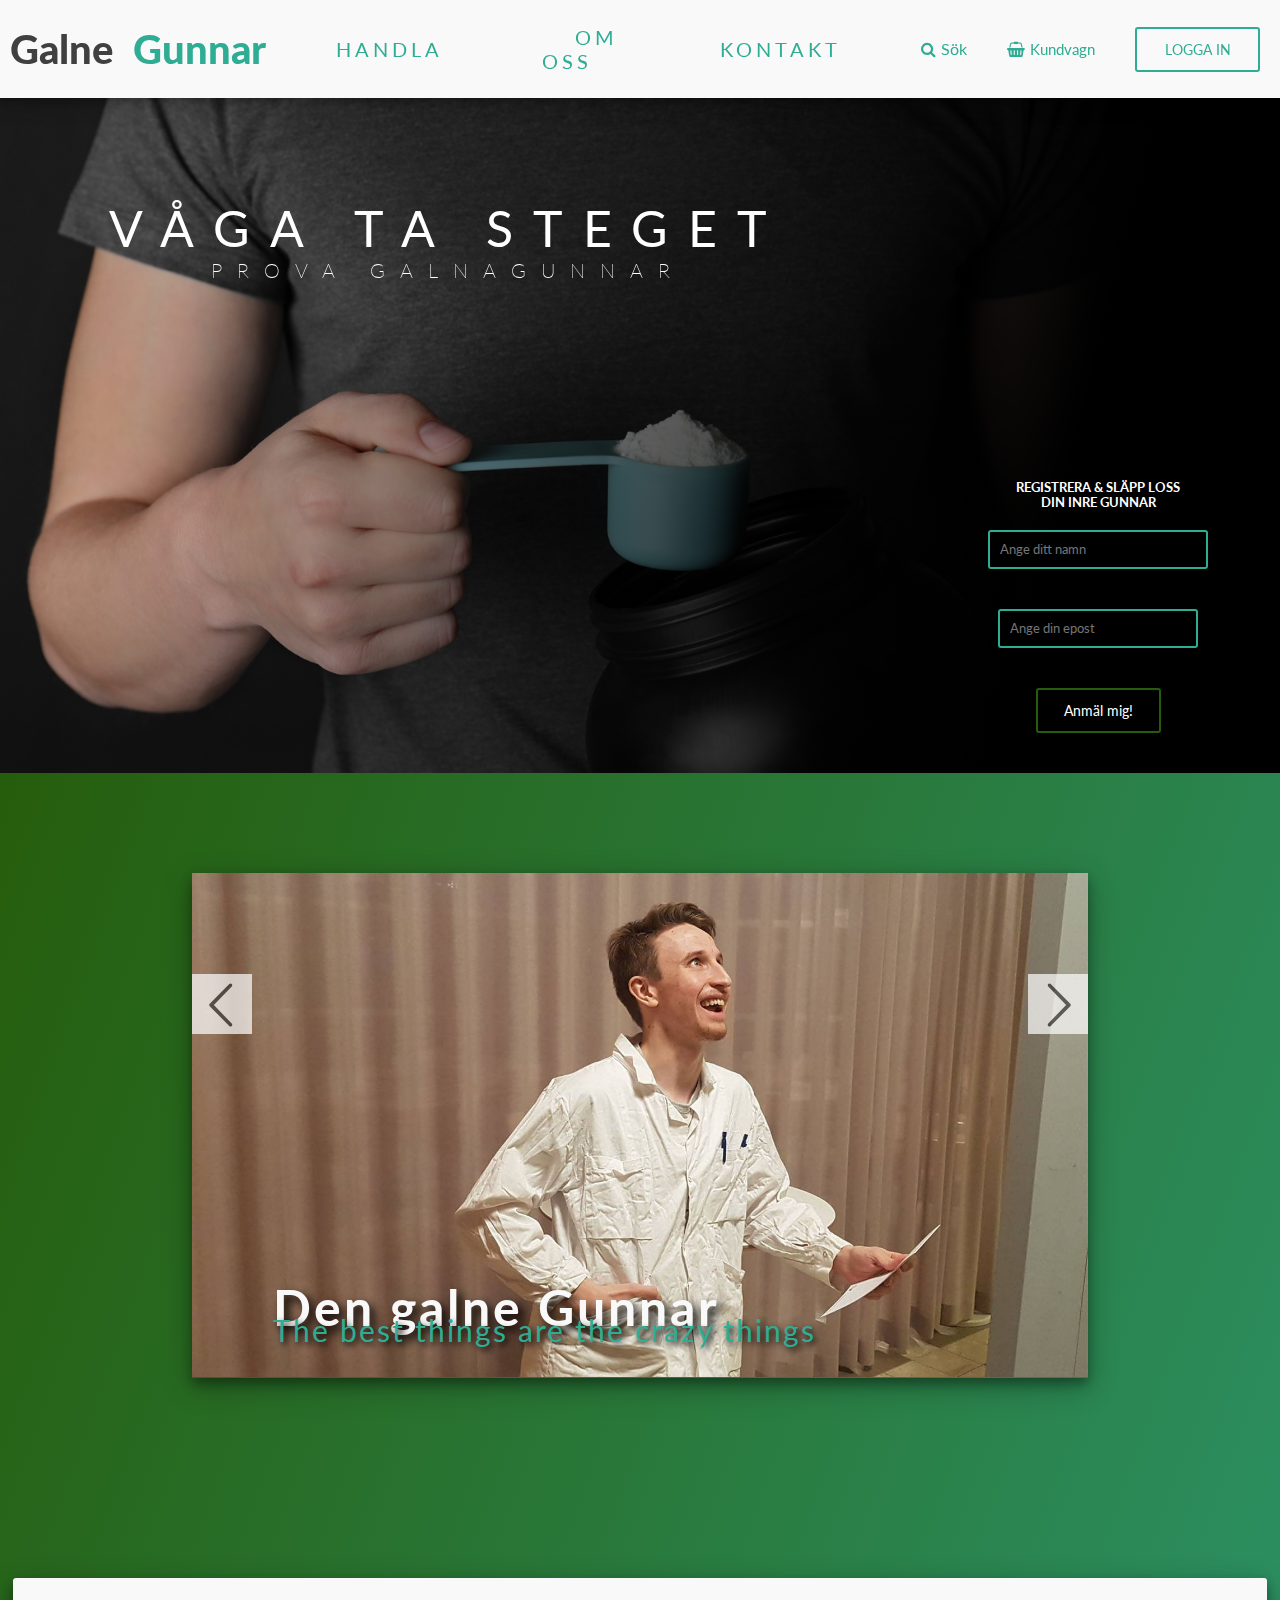
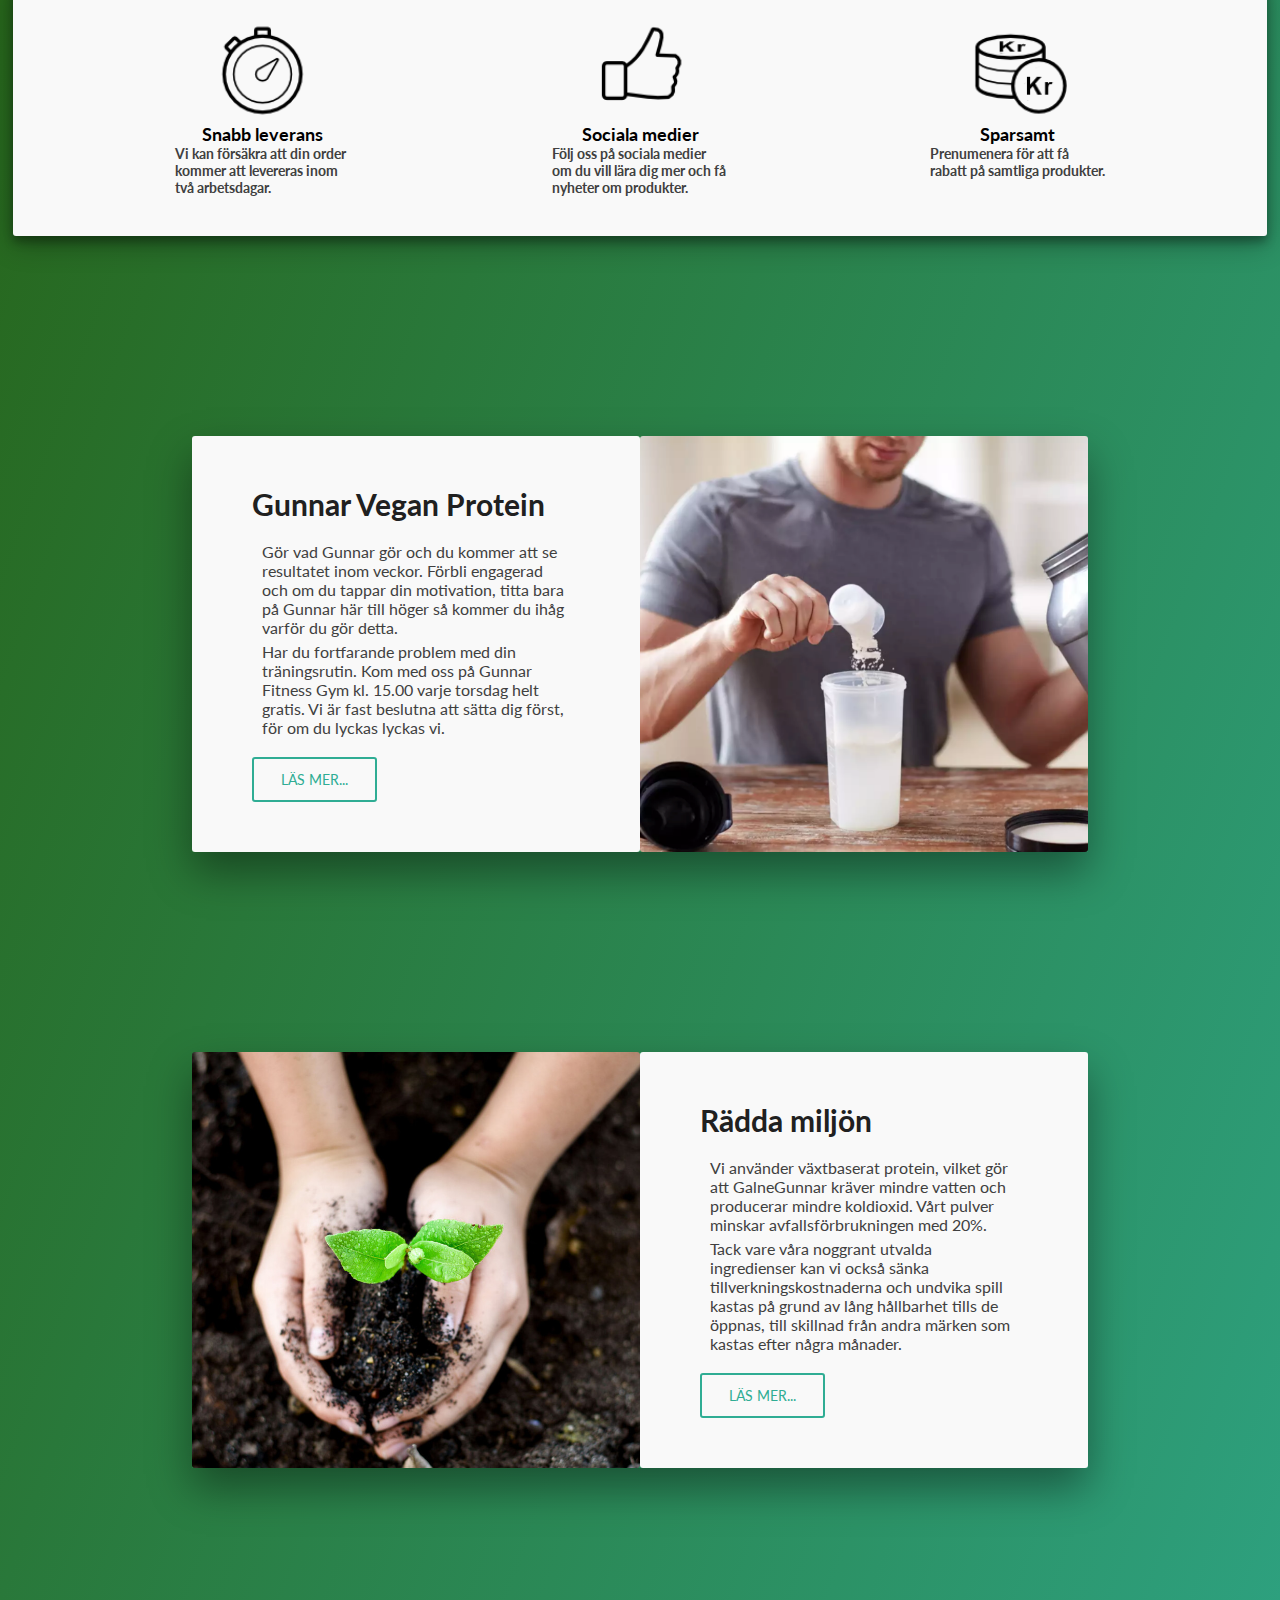
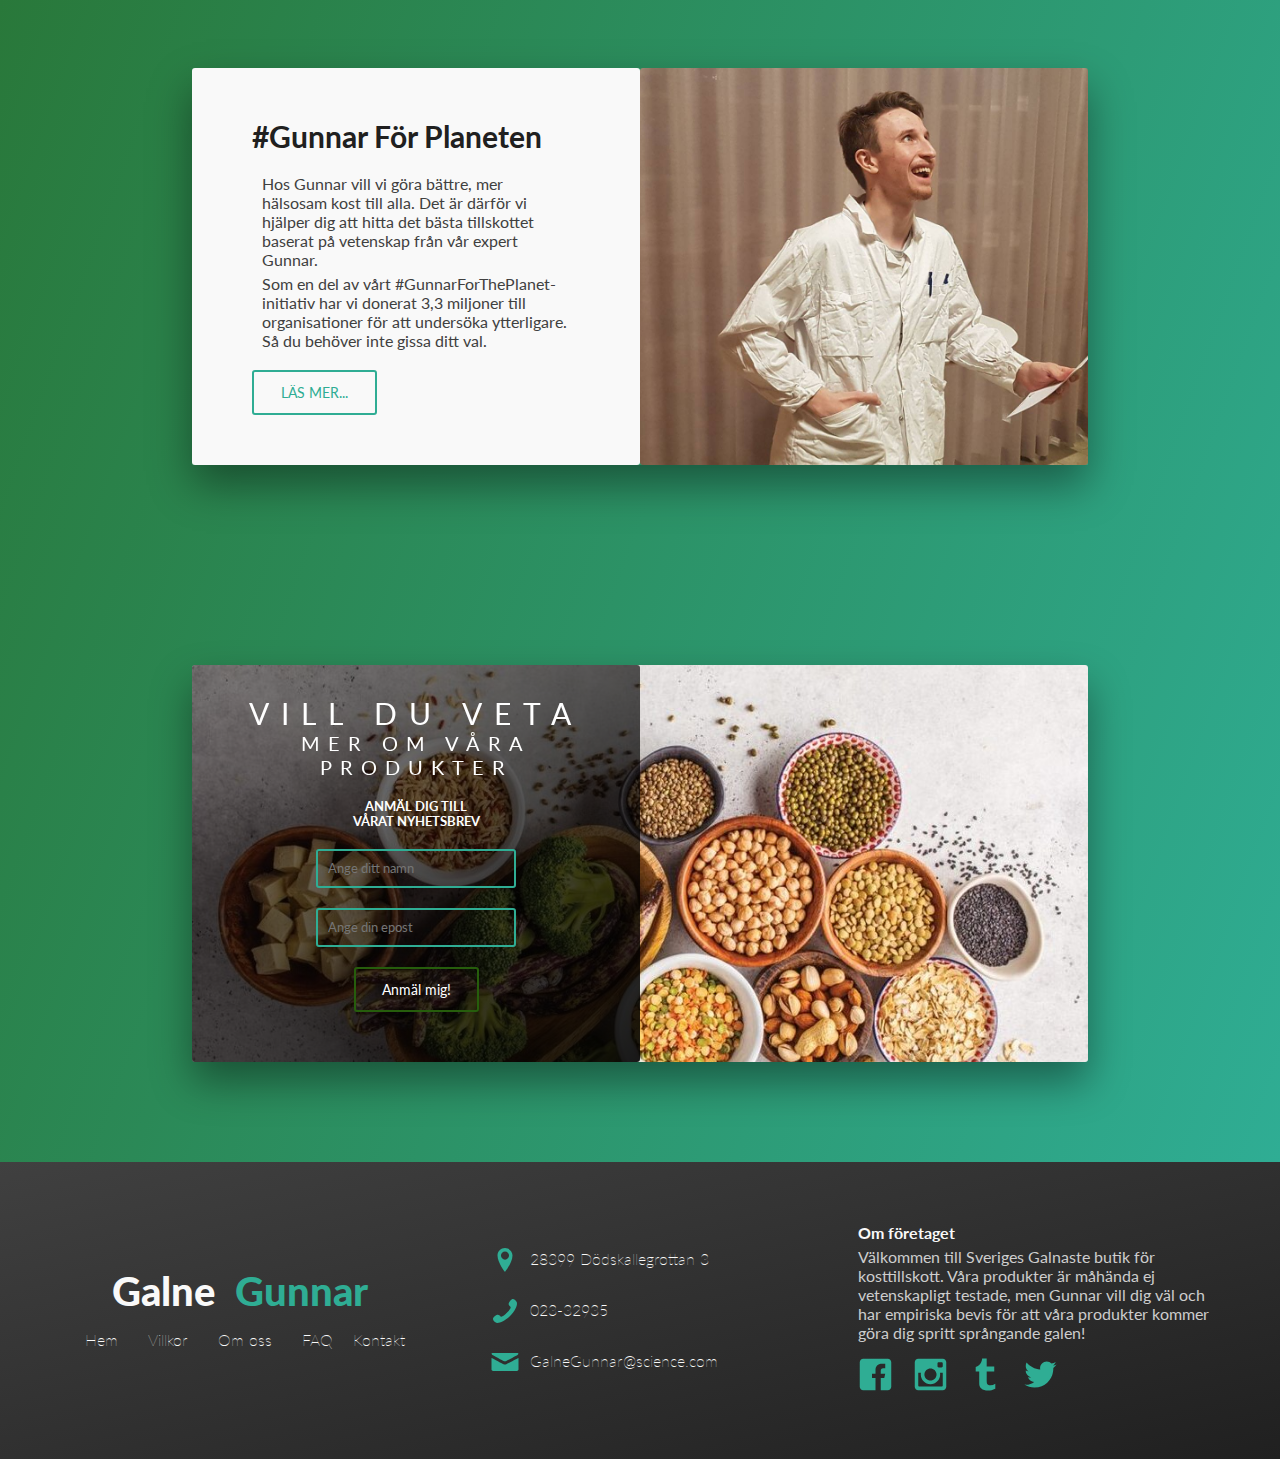
<file: Projektarbete-responsiv/index.html>
<!DOCTYPE html>
<html lang="sv">

<head>
    <meta charset="UTF-8">
    <meta name="viewport" content="width=device-width, initial-scale=1.0">
    <meta http-equiv="X-UA-Compatible" content="ie=edge">

    <link href="https://fonts.googleapis.com/css?family=Lato&display=swap" rel="stylesheet">
    <link rel="stylesheet" href="css/index.css">
    <link rel="stylesheet" href="https://cdnjs.cloudflare.com/ajax/libs/font-awesome/4.7.0/css/font-awesome.min.css">

    <title>GalneGunnar</title>
</head>

<body>
    <nav class="navigation">
        <div class="mobile-nav">
            <input type="checkbox" checked>
            <div class="hamburger">
                <span></span>
                <span></span>
                <span></span>
            </div>
            <div class="nav-container">
                <ul class="navigation__list">
                    <li class="navigation_link">
                        <a href="index.html">
                            <div class="header-name-container">
                                <h3 class="header-tertiary header-tertiarty--white--bold header-color-grey">Galne</h3>
                                <h3 class="header-tertiary header-tertiarty--white--bold header-color-primary">Gunnar
                                </h3>
                            </div>
                        </a>
                    </li>
                    <li class="navigation__link">
                        <a class="navigation__link" href="shop.html">
                            Handla
                        </a>
                    </li>
                    <li class="navigation__link">
                        <a class="navigation__link" href="about.html">
                            Om oss
                        </a>
                    </li>
                    <li class="navigation__link">
                        <a class="navigation__link" href="#footer">
                            Kontakt
                        </a>
                    </li>
                </ul>
                <ul class="icon__list">
                    <li class="icon__link">
                        <a class="icon__nav"><i class="fa fa-search" aria-hidden="true"></i></a>
                        <p class="icon__text">Sök</p>
                    </li>
                    <li class="icon__link">
                        <a class="icon__nav"><i class="fa fa-shopping-basket" aria-hidden="true"></i></a>
                        <a href="#cart" class="icon__text--large">
                            <p class="icon__text">Kundvagn</p>
                        </a>
                    </li>
                    <li class="icon__link">
                        <a href="#" target="_blank" class="btn-login">Logga in</a>
                    </li>
                </ul>
            </div>
        </div>

    </nav>
    <div class="hero-container">
        <div class="hero__img-container">
            <div class="content__hero-container">
                <div class="text-box-">
                    <h1 class="heading-primary">
                        <span class="heading-primary-main">Våga ta steget</span>
                        <span class="heading-primary-sub">Prova GalnaGunnar</span>
                    </h1>
                </div>
            </div>
            <div class="hero__form-container">

                <form class="form">
                    <h1 class="sign-up-title">Registrera & släpp loss</h1>
                    <h1 class="sign-up-title">din inre Gunnar</h1>
                    <input type="text" class="sign-up-input" placeholder="Ange ditt namn" autofocus>
                    <input type="password" class="sign-up-input" placeholder="Ange din epost">
                    <input type="submit" value="Anmäl mig!" class="sign-up-button">
                </form>
            </div>
        </div>
    </div>
    <div class="content-container">

        <div class="gallery-container2">
            <s id="s1"></s>
            <s id="s2"></s>
            <s id="s3"></s>

            <div class="slider-container-stor">
                <div class="slider__img-container">
                    <img src="img/slide1.jpg" alt="Medlem1">
                    <h2 class="header-color-white">Den galne Gunnar</h2>
                    <p class="paragraph-color-white">The best things are the crazy things</p>
                </div>
                <div class="slider__img-container">
                    <img src="img/slide2.jpg" alt="Medlem2">
                    <h2 class="header-color-white">Finn harmoni</h2>
                    <p class="paragraph-color-white">Utsökt smak och fridfull stämning</p>
                </div>
                <div class="slider__img-container">
                    <img src="img/slide3.jpg" alt="Medlem3">
                    <h2 class="header-color-white">#Fredagsmys</h2>
                    <p class="paragraph-color-white">Helgen inleds starkt</p>
                </div>
            </div>

            <div class="prevNext">

                <div class="btn1"><a href="#s3"><svg class="chevron__icon--large icon-left">
                            <use xlink:href="img/sprite.svg#icon-chevron-thin-right"></use>
                        </svg></a><a href="#s2"><svg class="chevron__icon--large">
                            <use xlink:href="img/sprite.svg#icon-chevron-thin-right"></use>
                        </svg></a></div>

                <div class="btn2"><a href="#s1"><svg class="chevron__icon--large icon-left">
                            <use xlink:href="img/sprite.svg#icon-chevron-thin-right"></use>
                        </svg></a><a href="#s3"><svg class="chevron__icon--large">
                            <use xlink:href="img/sprite.svg#icon-chevron-thin-right"></use>
                        </svg></a></div>

                <div class="btn3"><a href="#s2"><svg class="chevron__icon--large icon-left">
                            <use xlink:href="img/sprite.svg#icon-chevron-thin-right"></use>
                        </svg></a><a href="#s1"><svg class="chevron__icon--large">
                            <use xlink:href="img/sprite.svg#icon-chevron-thin-right"></use>
                        </svg></a></div>
            </div>

        </div>

        <div class="illustration-container">
            <div class="illustration-image"><img src="img/home-in-line-image-2_100x.png" alt="Tidtagarur">
                <p class="primary__paragraph--black">Snabb leverans</p>
                <p class="primary__paragraph primary__paragraph--small">Vi kan försäkra att din order kommer att
                    levereras inom två arbetsdagar.
                </p>
            </div>
            <div class="illustration-image"><img src="img/thumb.png" alt="Tumme upp">
                <p class="primary__paragraph--black">Sociala medier</p>
                <p class="primary__paragraph primary__paragraph--small">Följ oss på sociala medier om du vill lära dig
                    mer och få nyheter om
                    produkter.</p>
            </div>
            <div class="illustration-image"><img src="img/Kr_coin_100x.png" alt="Pengar mynt">
                <p class="primary__paragraph--black">Sparsamt</p>
                <p class="primary__paragraph primary__paragraph--small">Prenumenera för att få rabatt på samtliga
                    produkter.</p>
            </div>

        </div>


        <div class="paragraph__img-container">
            <div class="content__paragraph-container">
                <h2 class="header-primary">Gunnar Vegan Protein</h2>
                <p class="primary__paragraph">Gör vad Gunnar gör och du kommer att se resultatet inom veckor. Förbli
                    engagerad och om du tappar din motivation, titta bara på Gunnar här till höger så kommer du ihåg
                    varför du gör detta.</p>
                <p class="primary__paragraph">
                    Har du fortfarande problem med din träningsrutin. Kom med oss ​​på Gunnar Fitness Gym kl. 15.00
                    varje torsdag helt gratis. Vi är fast beslutna att sätta dig först, för om du lyckas lyckas vi.</p>

                <a href="#" target="_blank" class="btn-login">Läs mer...</a>
            </div>
            <div class="content__img-container">

            </div>
        </div>

        <div class="paragraph__img-container">
            <div class="content__img-container2">

            </div>
            <div class="content__paragraph-container">
                <h2 class="header-primary">Rädda miljön</h2>
                <p class="primary__paragraph">Vi använder växtbaserat protein, vilket gör att GalneGunnar kräver mindre
                    vatten och producerar mindre koldioxid. Vårt pulver minskar avfallsförbrukningen med 20%.</p>
                <p class="primary__paragraph">
                    Tack vare våra noggrant utvalda ingredienser kan vi också sänka tillverkningskostnaderna och undvika
                    spill kastas på grund av lång hållbarhet tills de öppnas, till skillnad från andra märken
                    som kastas efter några månader.</p>
                <a href="#" target="_blank" class="btn-login">Läs mer...</a>
            </div>
        </div>

        <div class="paragraph__img-container">
            <div class="content__paragraph-container">
                <h2 class="header-primary">#Gunnar För Planeten</h2>
                <p class="primary__paragraph">Hos Gunnar vill vi göra bättre, mer hälsosam kost till alla. Det är därför
                    vi hjälper dig att hitta det bästa tillskottet baserat på vetenskap från vår expert Gunnar.</p>
                <p class="primary__paragraph">Som en del av vårt #GunnarForThePlanet-initiativ har vi donerat 3,3
                    miljoner till organisationer för att undersöka ytterligare. Så du behöver inte gissa ditt val.</p>
                <a href="#" target="_blank" class="btn-login">Läs mer...</a>
            </div>
            <div class="content__img-container3">

            </div>
        </div>
        <div class="newsletter__img-container">
            <div class="content__newsletter-container">
                <div class="text-box-newsletter">
                    <h1 class="heading-primary-newsletter">
                        <span class="heading-primary-main">Vill du veta</span>
                        <span class="heading-primary-sub">mer om våra produkter</span>
                    </h1>
                    <form class="form-newsletter">
                        <h1 class="sign-up-title">Anmäl dig till</h1>
                        <h1 class="sign-up-title">vårat nyhetsbrev</h1>
                        <input type="text" class="sign-up-input" placeholder="Ange ditt namn">
                        <input type="password" class="sign-up-input" placeholder="Ange din epost">
                        <input type="submit" value="Anmäl mig!" class="sign-up-button">
                    </form>
                </div>
            </div>

        </div>
    </div>



    <footer class="footer-container" id="footer">
        <div class="footer-logo-container">
            <div class="footer-logo-name-container">
                <h3 class="header-tertiary header-tertiarty--white--bold">Galne</h3>
                <h3 class="header-tertiary header-tertiarty--white--bold header-color-primary">Gunnar</h3>
            </div>
            <div class="footer-list-container">
                <ul class="footer-logo__list">
                    <li class="footer-logo__link"><a class="footer-logo__link" href="index.html">Hem</a></li>
                    <li class="footer-logo__link">Villkor</li>
                    <li class="footer-logo__link"><a class="footer-logo__link" href="about.html">Om oss</a></li>
                    <li class="footer-logo__link">FAQ</li>
                    <li class="footer-logo__link">Kontakt</li>
                </ul>
            </div>
        </div>

        <div class="footer-location-container">

            <div class="footer__icon-container">
                <svg class="footer__icon-contact">
                    <use xlink:href="img/sprite.svg#icon-location-pin"></use>
                </svg>
                <p class="primary__paragraph primary__paragraph--white--thin">28399 Dödskallegrottan 3</p>
            </div>

            <div class="footer__icon-container">
                <svg class="footer__icon-contact">
                    <use xlink:href="img/sprite.svg#icon-phone"></use>
                </svg>
                <p class="primary__paragraph primary__paragraph--white--thin">023-32935</p>
            </div>

            <div class="footer__icon-container">
                <svg class="footer__icon-contact">
                    <use xlink:href="img/sprite.svg#icon-mail"></use>
                </svg>
                <p class="primary__paragraph primary__paragraph--white--thin">GalneGunnar@science.com</p>
            </div>

        </div>



        <div class="footer-socialmedia-container">
            <p class="primary__paragraph primary__paragraph--white--bold">Om företaget</p>
            <p class="primary__paragraph primary__paragraph--white--light-grey">Välkommen till Sveriges Galnaste butik
                för kosttillskott. Våra produkter är måhända ej vetenskapligt testade, men Gunnar vill dig väl och har
                empiriska bevis för att våra produkter kommer göra dig spritt språngande galen!</p>
            <div class="footer-socialmedia-icons">
                <a href="https://validator.w3.org/nu/?doc=https://users.du.se/~h19gusod/Projektarbete-responsiv/"
                    target="_blank"><svg class="footer__icon">
                        <use xlink:href="img/sprite.svg#icon-facebook"></use>
                    </svg></a>
                <a href="https://jigsaw.w3.org/css-validator/validator?uri=users.du.se/~h19gusod/Projektarbete-responsiv/"
                    target="_blank"><svg class="footer__icon">
                        <use xlink:href="img/sprite.svg#icon-instagram"></use>
                    </svg></a>
                <svg class="footer__icon">
                    <use xlink:href="img/sprite.svg#icon-tumblr"></use>
                </svg>
                <svg class="footer__icon">
                    <use xlink:href="img/sprite.svg#icon-twitter"></use>
                </svg>

            </div>
        </div>
    </footer>

    <div class="lightbox" id="cart">
        <div class="cart-container">
            <div class="cart-wrapper">
                <div class="cart-close-container">
                    <a class="close" href="#">&times;</a>
                </div>

                <div class="cart-product-specifics-container">
                    <h3 class="header-tertiary">Produkt</h3>
                    <h3 class="header-tertiary">Pris</h3>
                    <h3 class="header-tertiary">Antal</h3>
                    <h3 class="header-tertiary">Total</h3>
                </div>

                <div class="cart-product-row">
                    <div class="cart-product-title">
                        <p class="primary__paragraph paragraph--margin-zero">EAA</p>
                    </div>
                    <img src="img/EAA.jpg" alt="Galne Gunnar EAA" class="cart-product__img">
                    <div class="price-container price-container--column">
                        <p class="paragraph-price pragraph-price--border paragraph--margin-zero">299 SEK</p>
                        <p class="paragraph-price parapgraph-price--red paragraph--margin-zero">249 SEK</p>
                    </div>
                    <div class="paragraph-price paragraph--margin-zero">2</div>
                    <p class="paragraph-price paragraph--margin-zero">498 SEK</p>
                </div>

                <div class="cart-product-row">
                    <div class="cart-product-title">
                        <p class="primary__paragraph paragraph--margin-zero">G.G Special</p>
                    </div>
                    <img src="img/paketstort.jpg" alt="Galne Gunnar Special" class="cart-product__img">
                    <div class="price-container price-container--column">
                        <p class="paragraph-price pragraph-price--border paragraph--margin-zero">697 SEK</p>
                        <p class="paragraph-price parapgraph-price--red paragraph--margin-zero">599 SEK</p>
                    </div>
                    <div class="paragraph-price paragraph--margin-zero">1</div>
                    <p class="paragraph-price paragraph--margin-zero">599 SEK</p>
                </div>

                <div class="cart-product-row cart-product-row--margin">
                    <h3 class="header-tertiary">Summa</h3>
                    <p class="paragraph-price paragraph--margin-zero">1097 SEK</p>
                </div>

                <div class="cart-product-row">
                    <h3 class="header-tertiary">Frakt</h3>
                    <p class="paragraph-price paragraph--margin-zero">49 SEK</p>
                </div>

                <div class="cart-product-row">
                    <h3 class="header-tertiary">Totalt</h3>
                    <p class="paragraph-price paragraph--margin-zero">1146 SEK</p>
                </div>

                <div class="btn__paragraph-cart-container">
                    <button class="btn-shop paragraph--margin-zero">Slutför köp!</button>
                    <p class="primary__paragraph--small primary__paragraph--small--margin">Genom att klicka på "Slutför
                        köp" godkänner jag Galne Gunnars Galna Användarvillkor och bekräftar att jag har läst Galne
                        Gunnars Galna dataskyddspolicy.</p>
                </div>
            </div>

        </div>
    </div>

</body>

</html>
</file>
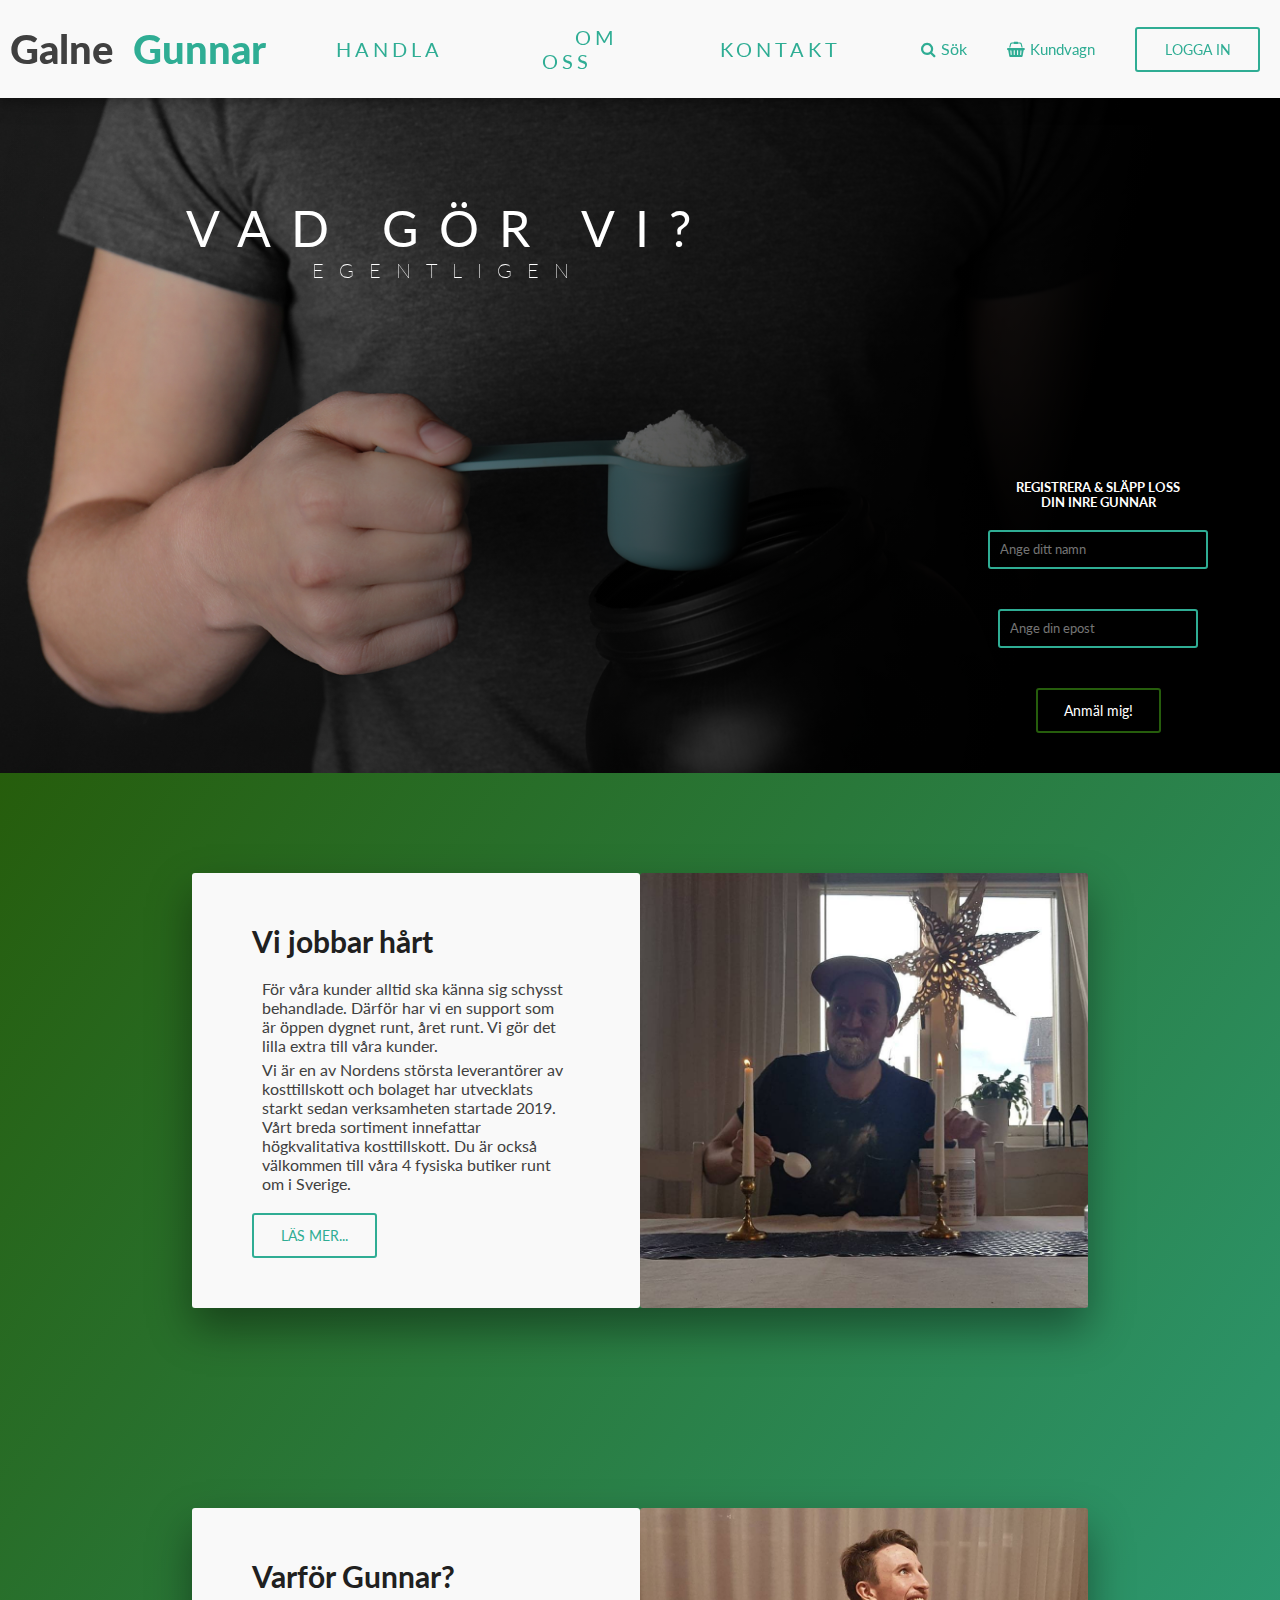
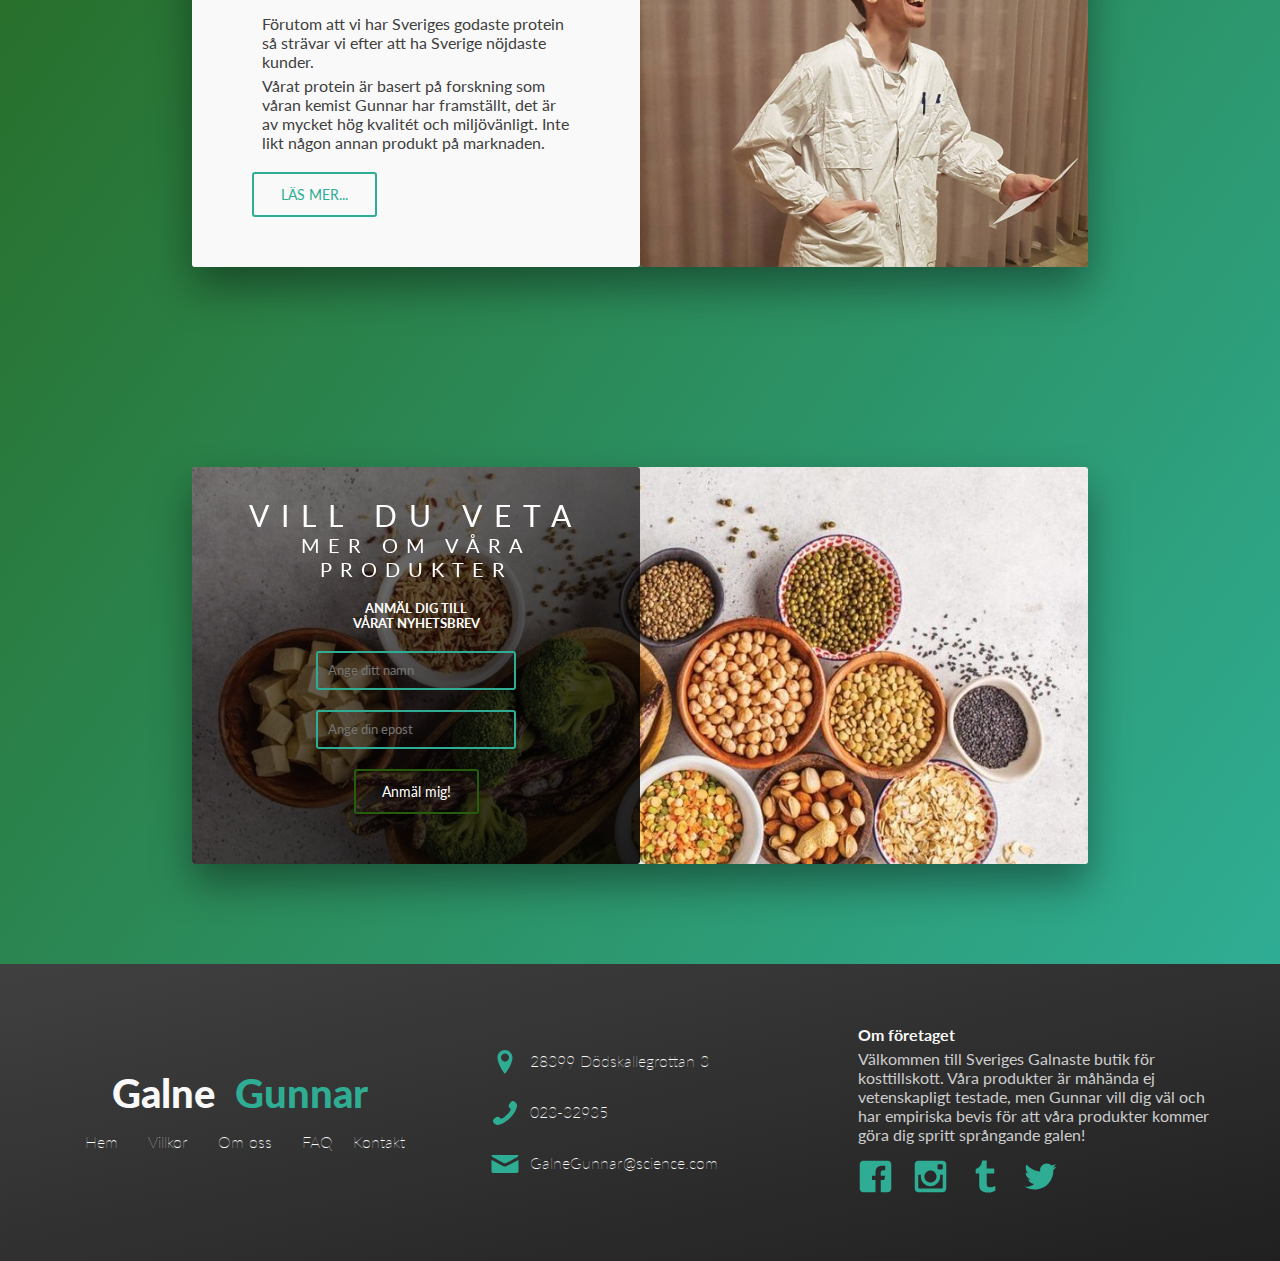
<file: Projektarbete-responsiv/about.html>
<!DOCTYPE html>
<html lang="sv">

<head>
    <meta charset="UTF-8">
    <meta name="viewport" content="width=device-width, initial-scale=1.0">
    <meta http-equiv="X-UA-Compatible" content="ie=edge">

    <link rel="stylesheet" href="https://cdnjs.cloudflare.com/ajax/libs/font-awesome/4.7.0/css/font-awesome.min.css">
    <link href="https://fonts.googleapis.com/css?family=Lato&display=swap" rel="stylesheet">
    <link rel="stylesheet" href="css/index.css">

    <title>GalneGunnar</title>
</head>

<body>
    <nav class="navigation">
        <div class="mobile-nav">
            <input type="checkbox" checked>
            <div class="hamburger">
                <span></span>
                <span></span>
                <span></span>
            </div>
            <div class="nav-container">
                <ul class="navigation__list">
                    <li class="navigation_link">
                        <a href="index.html">
                            <div class="header-name-container">
                                <h3 class="header-tertiary header-tertiarty--white--bold header-color-grey">Galne</h3>
                                <h3 class="header-tertiary header-tertiarty--white--bold header-color-primary">Gunnar
                                </h3>
                            </div>
                        </a>
                    </li>
                    <li class="navigation__link">
                        <a class="navigation__link" href="shop.html">
                            Handla
                        </a>
                    </li>
                    <li class="navigation__link">
                        <a class="navigation__link" href="about.html">
                            Om oss
                        </a>
                    </li>
                    <li class="navigation__link">
                        <a class="navigation__link" href="#footer">
                            Kontakt
                        </a>
                    </li>
                </ul>
                <ul class="icon__list">
                    <li class="icon__link">
                        <a class="icon__nav"><i class="fa fa-search" aria-hidden="true"></i></a>
                        <p class="icon__text">Sök</p>
                    </li>
                    <li class="icon__link">
                        <a class="icon__nav"><i class="fa fa-shopping-basket" aria-hidden="true"></i></a>
                        <a href="#cart" class="icon__text--large">
                            <p class="icon__text">Kundvagn</p>
                        </a>
                    </li>
                    <li class="icon__link">
                        <a href="#" target="_blank" class="btn-login">Logga in</a>
                    </li>
                </ul>
            </div>
        </div>

    </nav>
    <div class="hero-container">
        <div class="hero__img-container">
            <div class="content__hero-container">
                <div class="text-box-">
                    <h1 class="heading-primary">
                        <span class="heading-primary-main">Vad gör vi?</span>
                        <span class="heading-primary-sub">Egentligen</span>
                    </h1>
                </div>
            </div>
            <div class="hero__form-container">

                <form class="form">
                    <h1 class="sign-up-title">Registrera & släpp loss</h1>
                    <h1 class="sign-up-title">din inre Gunnar</h1>
                    <input type="text" class="sign-up-input" placeholder="Ange ditt namn" autofocus>
                    <input type="password" class="sign-up-input" placeholder="Ange din epost">
                    <input type="submit" value="Anmäl mig!" class="sign-up-button">
                </form>
            </div>
        </div>
    </div>
    <div class="content-container">
        <div class="paragraph__img-container">
            <div class="content__paragraph-container">
                <h2 class="header-primary">Vi jobbar hårt</h2>
                <p class="primary__paragraph">För våra kunder alltid ska känna sig schysst behandlade. Därför har vi en
                    support som är öppen dygnet runt, året runt. Vi gör det lilla extra till våra kunder.</p>
                <p class="primary__paragraph">
                    Vi är en av Nordens största leverantörer av kosttillskott och bolaget har utvecklats starkt sedan
                    verksamheten startade 2019. Vårt breda sortiment innefattar högkvalitativa kosttillskott. Du är
                    också välkommen till våra 4 fysiska butiker runt om i Sverige.</p>

                <a href="#" target="_blank" class="btn-login">Läs mer...</a>
            </div>
            <div class="content__img-container4">

            </div>
        </div>

        <div class="paragraph__img-container">
            <div class="content__paragraph-container">
                <h2 class="header-primary">Varför Gunnar?</h2>
                <p class="primary__paragraph">Förutom att vi har Sveriges godaste protein så strävar vi efter att ha
                    Sverige nöjdaste kunder.</p>
                <p class="primary__paragraph">Vårat protein är basert på forskning som våran kemist Gunnar har
                    framställt, det är av mycket hög kvalitét och miljövänligt. Inte likt någon annan produkt på
                    marknaden.</p>
                <a href="#" target="_blank" class="btn-login">Läs mer...</a>
            </div>
            <div class="content__img-container3">

            </div>
        </div>
        <div class="newsletter__img-container">
            <div class="content__newsletter-container">
                <div class="text-box-newsletter">
                    <h1 class="heading-primary-newsletter">
                        <span class="heading-primary-main">Vill du veta</span>
                        <span class="heading-primary-sub">mer om våra produkter</span>
                    </h1>
                    <form class="form-newsletter">
                        <h1 class="sign-up-title">Anmäl dig till</h1>
                        <h1 class="sign-up-title">vårat nyhetsbrev</h1>
                        <input type="text" class="sign-up-input" placeholder="Ange ditt namn">
                        <input type="password" class="sign-up-input" placeholder="Ange din epost">
                        <input type="submit" value="Anmäl mig!" class="sign-up-button">
                    </form>
                </div>
            </div>
        </div>
    </div>


        <footer class="footer-container" id="footer">
                <div class="footer-logo-container">
                    <div class="footer-logo-name-container">
                        <h3 class="header-tertiary header-tertiarty--white--bold">Galne</h3>
                        <h3 class="header-tertiary header-tertiarty--white--bold header-color-primary">Gunnar</h3>
                    </div>
                    <div class="footer-list-container">
                        <ul class="footer-logo__list">
                            <li class="footer-logo__link"><a class="footer-logo__link" href="index.html">Hem</a></li>
                            <li class="footer-logo__link">Villkor</li>
                            <li class="footer-logo__link"><a class="footer-logo__link" href="about.html">Om oss</a></li>
                            <li class="footer-logo__link">FAQ</li>
                            <li class="footer-logo__link">Kontakt</li>
                        </ul>
                    </div>
                </div>
        
                <div class="footer-location-container">
        
                    <div class="footer__icon-container">
                        <svg class="footer__icon-contact">
                            <use xlink:href="img/sprite.svg#icon-location-pin"></use>
                        </svg>
                        <p class="primary__paragraph primary__paragraph--white--thin">28399 Dödskallegrottan 3</p>
                    </div>
        
                    <div class="footer__icon-container">
                        <svg class="footer__icon-contact">
                            <use xlink:href="img/sprite.svg#icon-phone"></use>
                        </svg>
                        <p class="primary__paragraph primary__paragraph--white--thin">023-32935</p>
                    </div>
        
                    <div class="footer__icon-container">
                        <svg class="footer__icon-contact">
                            <use xlink:href="img/sprite.svg#icon-mail"></use>
                        </svg>
                        <p class="primary__paragraph primary__paragraph--white--thin">GalneGunnar@science.com</p>
                    </div>
        
                </div>
        
        
        
                <div class="footer-socialmedia-container">
                    <p class="primary__paragraph primary__paragraph--white--bold">Om företaget</p>
                    <p class="primary__paragraph primary__paragraph--white--light-grey">Välkommen till Sveriges Galnaste butik
                        för kosttillskott. Våra produkter är måhända ej vetenskapligt testade, men Gunnar vill dig väl och har
                        empiriska bevis för att våra produkter kommer göra dig spritt språngande galen!</p>
                    <div class="footer-socialmedia-icons">
                        <a href="https://validator.w3.org/nu/?doc=https://users.du.se/~h19gusod/Projektarbete-responsiv/"
                            target="_blank"><svg class="footer__icon">
                                <use xlink:href="img/sprite.svg#icon-facebook"></use>
                            </svg></a>
                        <a href="https://jigsaw.w3.org/css-validator/validator?uri=users.du.se/~h19gusod/Projektarbete-responsiv/"
                            target="_blank"><svg class="footer__icon">
                                <use xlink:href="img/sprite.svg#icon-instagram"></use>
                            </svg></a>
                        <svg class="footer__icon">
                            <use xlink:href="img/sprite.svg#icon-tumblr"></use>
                        </svg>
                        <svg class="footer__icon">
                            <use xlink:href="img/sprite.svg#icon-twitter"></use>
                        </svg>
        
                    </div>
                </div>
            </footer>

    <div class="lightbox" id="cart">
        <div class="cart-container">
            <div class="cart-wrapper">
                <div class="cart-close-container">
                    <a class="close" href="#">&times;</a>
                </div>

                <div class="cart-product-specifics-container">
                    <h3 class="header-tertiary">Produkt</h3>
                    <h3 class="header-tertiary">Pris</h3>
                    <h3 class="header-tertiary">Antal</h3>
                    <h3 class="header-tertiary">Total</h3>
                </div>

                <div class="cart-product-row">
                    <div class="cart-product-title">
                        <p class="primary__paragraph paragraph--margin-zero">EAA</p>
                    </div>
                    <img src="img/EAA.jpg" alt="Galne Gunnar EAA" class="cart-product__img">
                    <div class="price-container price-container--column">
                        <p class="paragraph-price pragraph-price--border paragraph--margin-zero">299 SEK</p>
                        <p class="paragraph-price parapgraph-price--red paragraph--margin-zero">249 SEK</p>
                    </div>
                    <div class="paragraph-price paragraph--margin-zero">2</div>
                    <p class="paragraph-price paragraph--margin-zero">498 SEK</p>
                </div>

                <div class="cart-product-row">
                    <div class="cart-product-title">
                        <p class="primary__paragraph paragraph--margin-zero">G.G Special</p>
                    </div>
                    <img src="img/paketstort.jpg" alt="Galne Gunnar Special" class="cart-product__img">
                    <div class="price-container price-container--column">
                        <p class="paragraph-price pragraph-price--border paragraph--margin-zero">697 SEK</p>
                        <p class="paragraph-price parapgraph-price--red paragraph--margin-zero">599 SEK</p>
                    </div>
                    <div class="paragraph-price paragraph--margin-zero">1</div>
                    <p class="paragraph-price paragraph--margin-zero">599 SEK</p>
                </div>

                <div class="cart-product-row cart-product-row--margin">
                    <h3 class="header-tertiary">Summa</h3>
                    <p class="paragraph-price paragraph--margin-zero">1097 SEK</p>
                </div>

                <div class="cart-product-row">
                    <h3 class="header-tertiary">Frakt</h3>
                    <p class="paragraph-price paragraph--margin-zero">49 SEK</p>
                </div>

                <div class="cart-product-row">
                    <h3 class="header-tertiary">Totalt</h3>
                    <p class="paragraph-price paragraph--margin-zero">1146 SEK</p>
                </div>

                <div class="btn__paragraph-cart-container">
                    <button class="btn-shop paragraph--margin-zero">Slutför köp!</button>
                    <p class="primary__paragraph--small primary__paragraph--small--margin">Genom att klicka på "Slutför
                        köp" godkänner jag Galne Gunnars Galna Användarvillkor och bekräftar att jag har läst Galne
                        Gunnars Galna dataskyddspolicy.</p>
                </div>
            </div>
        </div>
    </div>
</body>

</html>
</file>
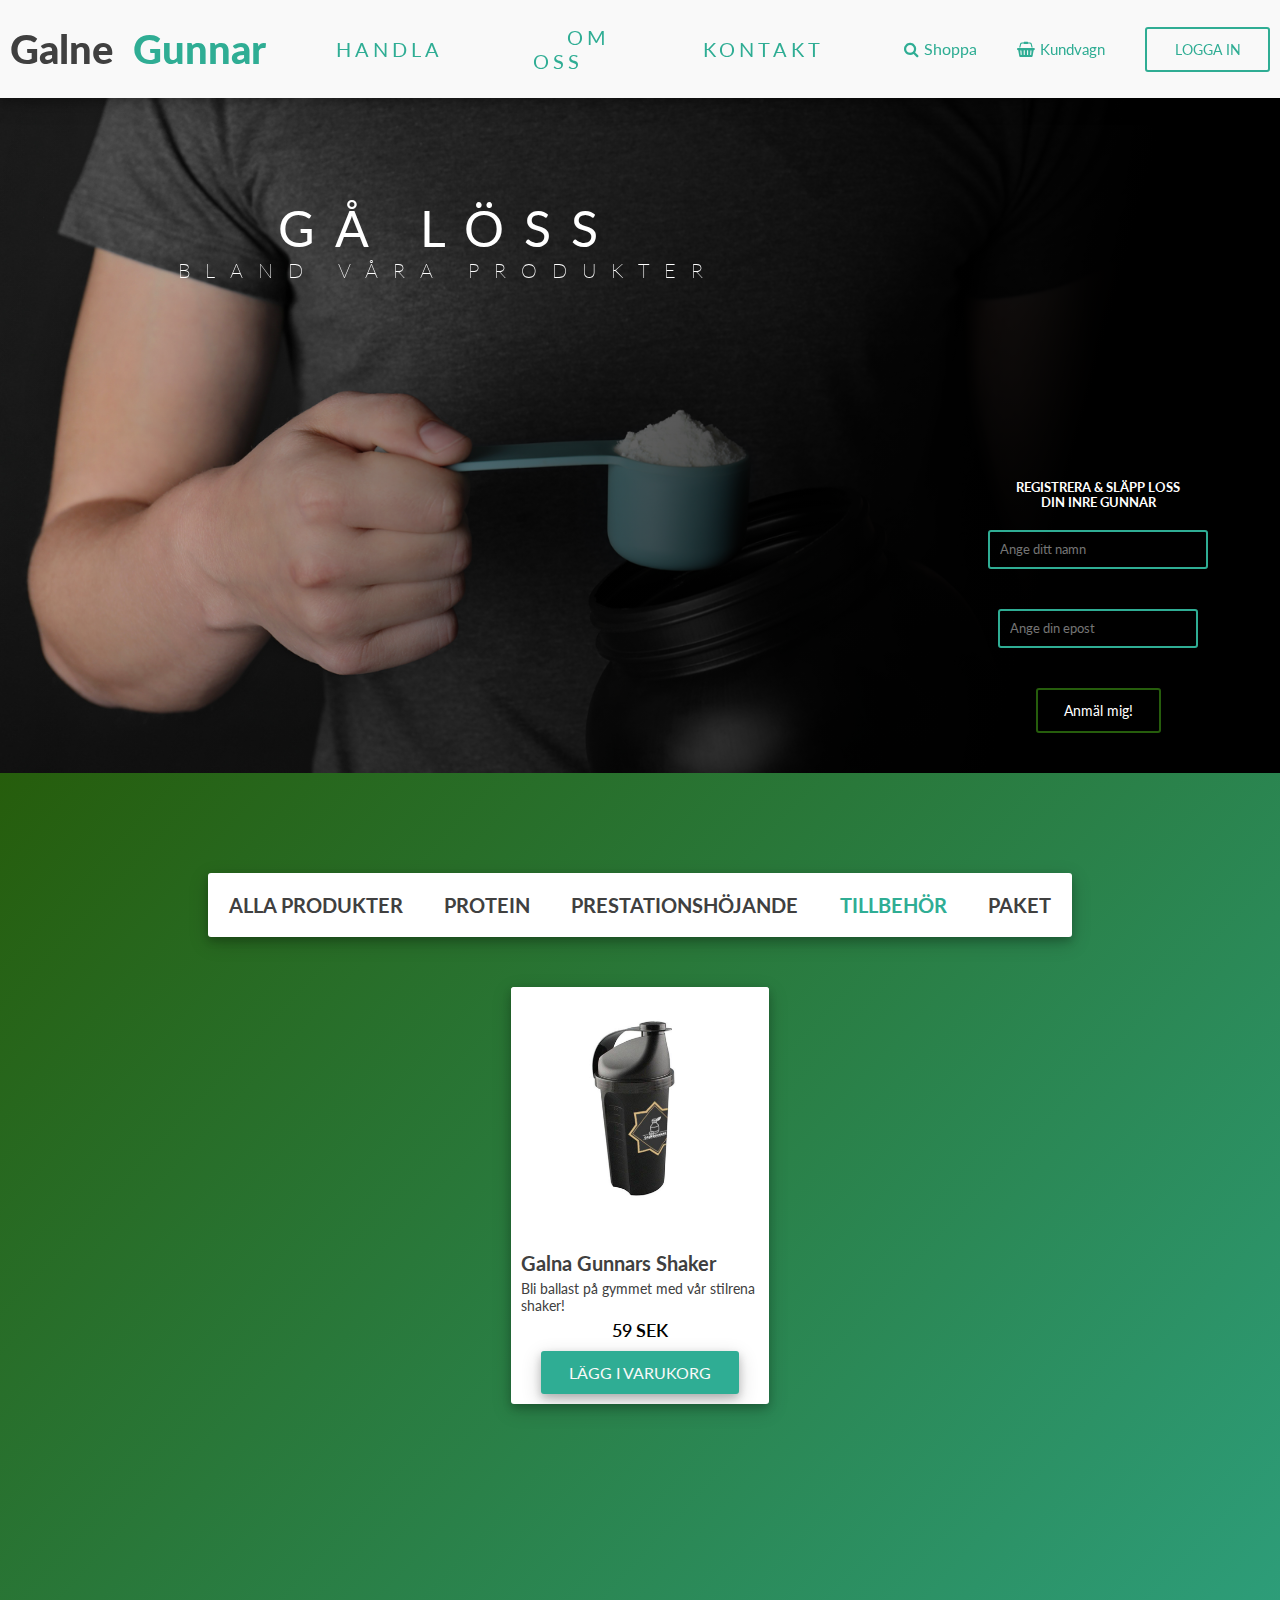
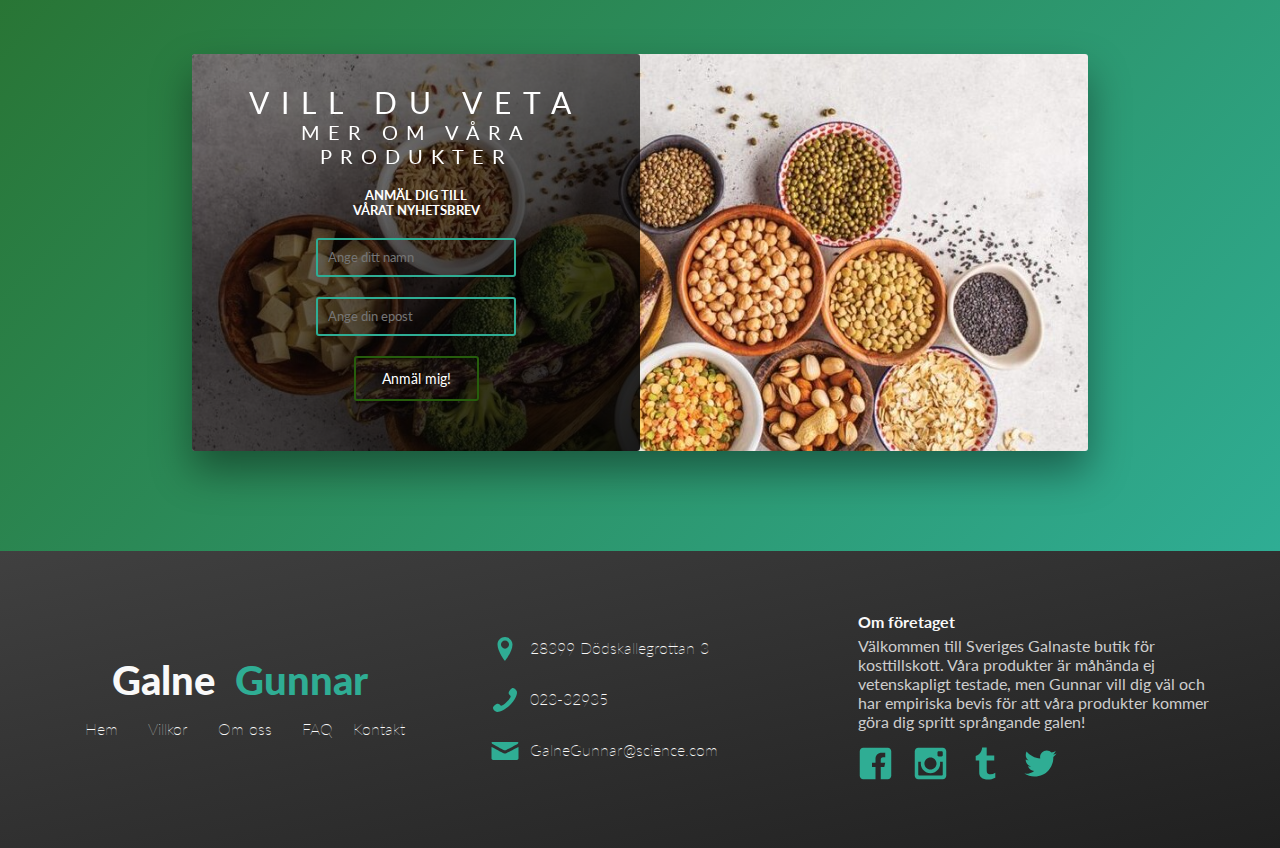
<file: Projektarbete-responsiv/shop-accessories.html>
<!DOCTYPE html>
<html lang="sv">

<head>
    <meta charset="UTF-8">
    <meta name="viewport" content="width=device-width, initial-scale=1.0">
    <meta http-equiv="X-UA-Compatible" content="ie=edge">

    <link href="https://fonts.googleapis.com/css?family=Lato&display=swap" rel="stylesheet">
    <link rel="stylesheet" href="css/index.css">
    <link rel="stylesheet" href="https://cdnjs.cloudflare.com/ajax/libs/font-awesome/4.7.0/css/font-awesome.min.css">

    <title>GalneGunnar</title>
</head>

<body>
    <nav class="navigation">
        <div class="mobile-nav">
            <input type="checkbox" checked>
            <div class="hamburger">
                <span></span>
                <span></span>
                <span></span>
            </div>
            <div class="nav-container">
                <ul class="navigation__list">
                    <a href="index.html">
                        <div class="header-name-container">
                            <h3 class="header-tertiary header-tertiarty--white--bold header-color-grey">Galne</h3>
                            <h3 class="header-tertiary header-tertiarty--white--bold header-color-primary">Gunnar</h3>
                        </div>
                    </a>
                    
                        <li class="navigation__link">
                            <a class="navigation__link" href="shop.html">Handla
                            </a></li>
                                      
                        <li class="navigation__link">
                            <a class="navigation__link" href="about.html">Om oss
                            </a></li>
                                        
                        <li class="navigation__link">
                            <a class="navigation__link" href="#footer">Kontakt
                            </a></li>
                    
                    <div class="navigation-hidden-container">
                        <ul class="navigation__link-hidden">
                            <a href="shop.html#shop">
                                <li class="navigation__link-hidden navigation__link">Alla Produkter</li>
                            </a>
                            <a href="shop-protein.html#store">
                                <li class="navigation__link-hidden navigation__link">Protein</li>
                            </a>
                            <a href="shop-pwo.html#store">
                                <li class="navigation__link-hidden navigation__link">Prestationshöjande</li>
                            </a>
                            <a href="shop-accessories.html#store">
                                <li class="navigation__link-hidden navigation__link">Tillbehör</li>
                            </a>
                            <a href="shop-packages.html#store">
                                <li class="navigation__link-hidden navigation__link">Paket</li>
                            </a>
                        </ul>
                    </div>
                </ul>
                <ul class="icon__list">
                    <li class="icon__link">
                        <a class="icon__nav"><i class="fa fa-search" aria-hidden="true"></i></a>
                        <p class="icon__text">Shoppa</p>
                    </li>
                    <li class="icon__link">
                        <a class="icon__nav"><i class="fa fa-shopping-basket" aria-hidden="true"></i></a>
                        <a href="#cart" class="icon__text--large">
                            <p class="icon__text">Kundvagn</p>
                        </a>
                    </li>
                    <li class="icon__link">
                        <a href="#" target="_blank" class="btn-login">Logga in</a>
                    </li>
                </ul>
            </div>
        </div>

    </nav>
    <div class="hero-container">
        <div class="hero__img-container">
            <div class="content__hero-container">
                <div class="text-box-">
                    <h1 class="heading-primary">
                        <span class="heading-primary-main">Gå löss</span>
                        <span class="heading-primary-sub">Bland våra produkter</span>
                    </h1>
                </div>
            </div>
            <div class="hero__form-container">

                <form class="form">
                    <h1 class="sign-up-title">Registrera & släpp loss</h1>
                    <h1 class="sign-up-title">din inre Gunnar</h1>
                    <input type="text" class="sign-up-input" placeholder="Ange ditt namn" autofocus>
                    <input type="password" class="sign-up-input" placeholder="Ange din epost">
                    <input type="submit" value="Anmäl mig!" class="sign-up-button">
                </form>
            </div>
        </div>
    </div>

    <div class="content-container" id="store">
        <div class="store-container">
            <div class="store-category-container">
                <ul class="store-category__list">
                    <a href="shop.html#store">
                        <li class="store-category__links">Alla Produkter</li>
                    </a>
                    <a href="shop-protein.html#store">
                        <li class="store-category__links">Protein</li>
                    </a>
                    <a href="shop-pwo.html#store">
                        <li class="store-category__links">Prestationshöjande</li>
                    </a>
                    <a href="shop-accessories.html#store">
                        <li class="store-category__links  store-category--green">Tillbehör</li>
                    </a>
                    <a href="shop-packages.html#store">
                        <li class="store-category__links">Paket</li>
                    </a>
                </ul>
            </div>

            <div class="store-card-container">
                <div class="store-card-9">
                    <a href="#store-popup-9"><img src="img/shaker.jpg" alt="Supplement bottle" class="store-card__img">
                        <h3 class="header-tertiary">Galna Gunnars Shaker</h3>
                        <p class="primary__paragraph primary__paragraph--small">Bli ballast på gymmet med vår stilrena
                            shaker!</p>
                    </a>
                    <div class="price-container">
                        <p class="paragraph-price">59 SEK</p>
                    </div>
                    <a href="#store-popup-cart-9"><button class="btn-shop">lägg i varukorg</button></a>
                </div>
            </div>
        </div>

        <div class="lightbox" id="store-popup-cart-9">
            <div class="store-popup-cart-container-1">
                <img src="img/shaker.jpg" alt="Galne Gunnar Special" class="store-popup__img">
                <a class="close" href="#store">&times;</a>
                <div class="cart__paragraph-container">
                    <h3 class="header-tertiary header-color-grey">Du har lagt till Galne Gunnars Shaker till din
                        varukorg!
                    </h3>
                    <a href="#store"><button class="btn-shop">till butik</button></a>
                </div>
            </div>
        </div>

        <div class="lightbox" id="store-popup-9">
            <div class="store-popup-card-1">
                <div class="store-popup__img-container">
                    <img src="img/shaker.jpg" alt="Supplement bottle" class="store-popup__img">
                </div>

                <div class="store-popup__paragraph-container">
                    <a class="close" href="#store">&times;</a>
                    <h2 class="header-secondary">Galna Gunnars Shaker</h2>
                    <p class="primary__paragraph">Bli ballast på gymmet med vår stilrena shaker!</p>

                    <div class="store-popup__select-container">
                        <select class="store-popup-taste">
                            <option class="primary__paragraph" label="Välj färg"></option>
                            <option class="primary__paragraph" label="Svart"></option>
                            <option class="primary__paragraph" label="Transparent"></option>
                            <option class="primary__paragraph" label="Röd"></option>
                            <option class="primary__paragraph" label="Gunnar väljer"></option>
                        </select>
                    </div>

                    <div class="store-popup-buy-container">
                        <a href="#store-popup-cart-9"><button class="btn-shop">lägg i varukorg</button></a>
                        <p class="paragraph-price">59 SEK</p>
                    </div>

                    <div class="store-popup__more-container">
                        <button class="btn-shop-more1">Beskrivning <svg class="store-chevron__icon">
                                <use xlink:href="img/sprite.svg#icon-chevron-thin-right"></use>
                            </svg></button>
                        <div class="shop-show-more1">
                            <p class="primary__paragraph">Galne Gunnars nya Kasein formula utlovar gainz utan
                                dess like, detta kombinerat med en helt tokig smak av galna äpplen!
                                Produkten räknas ej som livsmedel och är ej godkänd för tävlingar inom idrott. Spår
                                av
                                nötter, kräldjur, plast och "allmänna kemikalier" kan förekomma.
                            </p>
                        </div>

                        <button class="btn-shop-more2">Detaljer<svg class="store-chevron__icon">
                                <use xlink:href="img/sprite.svg#icon-chevron-thin-right"></use>
                            </svg></button>
                        <div class="shop-show-more2">
                            <h3 class="header-tertiary">Produktinnehåll</h3>
                            <p class="primary__paragraph">500g, ca 35 portioner</p>
                            <h3 class="header-tertiary">Användning</h3>
                            <p class="primary__paragraph">1 skopa (ca 15gram) blandas med 3-4 dl vatten</p>
                            <h3 class="header-tertiary">Innehåll (portion)</h3>
                            <p class="primary__paragraph">Kråkägg 3g, ramslök 4g, torkad kvarg 8g.</p>
                            <h3 class="header-tertiary">Varning</h3>
                            <p class="primary__paragraph">Bör ej brukas av människor, vanliga bieffekter
                                som mutationer, hjärtklapningar, magsjuka och dålig karaktär.
                            </p>
                        </div>
                        <h3 class="header-tertiary">Recensioner</h3>
                        <div class="store-popup__star-container">
                            <svg class="store-star__icon">
                                <use xlink:href="img/sprite.svg#icon-star"></use>
                            </svg>
                            <svg class="store-star__icon">
                                <use xlink:href="img/sprite.svg#icon-star"></use>
                            </svg>
                            <svg class="store-star__icon">
                                <use xlink:href="img/sprite.svg#icon-star"></use>
                            </svg>
                            <svg class="store-star__icon">
                                <use xlink:href="img/sprite.svg#icon-star"></use>
                            </svg>
                            <svg class="store-star__icon store-star__icon--grey">
                                <use xlink:href="img/sprite.svg#icon-star"></use>
                            </svg>
                        </div>
                        <div class="store-popup-review-container">
                            <p class="primary__paragraph primary__paragraph--black">Erik</p>
                            <div class="store-popup__star-container">
                                <svg class="store-star__icon">
                                    <use xlink:href="img/sprite.svg#icon-star"></use>
                                </svg>
                                <svg class="store-star__icon">
                                    <use xlink:href="img/sprite.svg#icon-star"></use>
                                </svg>
                                <svg class="store-star__icon">
                                    <use xlink:href="img/sprite.svg#icon-star"></use>
                                </svg>
                                <svg class="store-star__icon">
                                    <use xlink:href="img/sprite.svg#icon-star"></use>
                                </svg>
                                <svg class="store-star__icon">
                                    <use xlink:href="img/sprite.svg#icon-star"></use>
                                </svg>
                            </div>
                            <p class="primary__paragraph">Blir helt galen av smaken, tack Gunnar!</p>
                        </div>

                        <div class="store-popup-review-container">
                            <p class="primary__paragraph primary__paragraph--black">Conny</p>
                            <div class="store-popup__star-container">
                                <svg class="store-star__icon">
                                    <use xlink:href="img/sprite.svg#icon-star"></use>
                                </svg>
                                <svg class="store-star__icon">
                                    <use xlink:href="img/sprite.svg#icon-star"></use>
                                </svg>
                                <svg class="store-star__icon">
                                    <use xlink:href="img/sprite.svg#icon-star"></use>
                                </svg>
                                <svg class="store-star__icon store-star__icon--grey">
                                    <use xlink:href="img/sprite.svg#icon-star"></use>
                                </svg>
                                <svg class="store-star__icon store-star__icon--grey">
                                    <use xlink:href="img/sprite.svg#icon-star"></use>
                                </svg>
                            </div>
                            <p class="primary__paragraph">Blev redigt dålig i magen, men gott vare!</p>
                        </div>
                    </div>
                </div>
            </div>
        </div>


        <div class="newsletter__img-container">
            <div class="content__newsletter-container">
                <div class="text-box-newsletter">
                    <h1 class="heading-primary-newsletter">
                        <span class="heading-primary-main">Vill du veta</span>
                        <span class="heading-primary-sub">mer om våra produkter</span>
                    </h1>
                    <form class="form-newsletter">
                        <h1 class="sign-up-title">Anmäl dig till</h1>
                        <h1 class="sign-up-title">vårat nyhetsbrev</h1>
                        <input type="text" class="sign-up-input" placeholder="Ange ditt namn">
                        <input type="password" class="sign-up-input" placeholder="Ange din epost">
                        <input type="submit" value="Anmäl mig!" class="sign-up-button">
                    </form>
                </div>
            </div>
            <div class="blank__img-container">

            </div>
        </div>
    </div>
    <footer class="footer-container" id="footer">
        <div class="footer-logo-container">
            <div class="footer-logo-name-container">
                <h3 class="header-tertiary header-tertiarty--white--bold">Galne</h3>
                <h3 class="header-tertiary header-tertiarty--white--bold header-color-primary">Gunnar</h3>
            </div>
            <div class="footer-list-container">
                <ul class="footer-logo__list">
                    <li class="footer-logo__link"><a class="footer-logo__link" href="index.html">Hem</a></li>
                    <li class="footer-logo__link">Villkor</li>
                    <li class="footer-logo__link"><a class="footer-logo__link" href="about.html">Om oss</a></li>
                    <li class="footer-logo__link">FAQ</li>
                    <li class="footer-logo__link">Kontakt</li>
                </ul>
            </div>
        </div>

        <div class="footer-location-container">

            <div class="footer__icon-container">
                <svg class="footer__icon-contact">
                    <use xlink:href="img/sprite.svg#icon-location-pin"></use>
                </svg>
                <p class="primary__paragraph primary__paragraph--white--thin">28399 Dödskallegrottan 3</p>
            </div>

            <div class="footer__icon-container">
                <svg class="footer__icon-contact">
                    <use xlink:href="img/sprite.svg#icon-phone"></use>
                </svg>
                <p class="primary__paragraph primary__paragraph--white--thin">023-32935</p>
            </div>

            <div class="footer__icon-container">
                <svg class="footer__icon-contact">
                    <use xlink:href="img/sprite.svg#icon-mail"></use>
                </svg>
                <p class="primary__paragraph primary__paragraph--white--thin">GalneGunnar@science.com</p>
            </div>
        </div>

        <div class="footer-socialmedia-container">
            <p class="primary__paragraph primary__paragraph--white--bold">Om företaget</p>
            <p class="primary__paragraph primary__paragraph--white--light-grey">Välkommen till Sveriges Galnaste butik
                för kosttillskott. Våra produkter är måhända ej vetenskapligt testade, men Gunnar vill dig väl och har
                empiriska bevis för att våra produkter kommer göra dig spritt språngande galen!</p>
            <div class="footer-socialmedia-icons">
                <a href="https://validator.w3.org/nu/?doc=https://users.du.se/~h19gusod/Projektarbete-responsiv/"
                    target="_blank"><svg class="footer__icon">
                        <use xlink:href="img/sprite.svg#icon-facebook"></use>
                    </svg></a>
                <a href="https://jigsaw.w3.org/css-validator/validator?uri=users.du.se/~h19gusod/Projektarbete-responsiv/"
                    target="_blank"><svg class="footer__icon">
                        <use xlink:href="img/sprite.svg#icon-instagram"></use>
                    </svg></a>
                <svg class="footer__icon">
                    <use xlink:href="img/sprite.svg#icon-tumblr"></use>
                </svg>
                <svg class="footer__icon">
                    <use xlink:href="img/sprite.svg#icon-twitter"></use>
                </svg>

            </div>
        </div>
    </footer>
    <div class="lightbox" id="cart">
        <div class="cart-container">
            <div class="cart-wrapper">
                <div class="cart-close-container">
                    <a class="close" href="#">&times;</a>
                </div>

                <div class="cart-product-specifics-container">
                    <h3 class="header-tertiary">Produkt</h3>
                    <h3 class="header-tertiary">Pris</h3>
                    <h3 class="header-tertiary">Antal</h3>
                    <h3 class="header-tertiary">Total</h3>
                </div>

                <div class="cart-product-row">
                    <div class="cart-product-title">
                        <p class="primary__paragraph paragraph--margin-zero">EAA</p>
                    </div>
                    <img src="img/EAA.jpg" alt="Galne Gunnar EAA" class="cart-product__img">
                    <div class="price-container price-container--column">
                        <p class="paragraph-price pragraph-price--border paragraph--margin-zero">299 SEK</p>
                        <p class="paragraph-price parapgraph-price--red paragraph--margin-zero">249 SEK</p>
                    </div>
                    <div class="paragraph-price paragraph--margin-zero">2</div>
                    <p class="paragraph-price paragraph--margin-zero">498 SEK</p>
                </div>

                <div class="cart-product-row">
                    <div class="cart-product-title">
                        <p class="primary__paragraph paragraph--margin-zero">G.G Special</p>
                    </div>
                    <img src="img/paketstort.jpg" alt="Galne Gunnar Special" class="cart-product__img">
                    <div class="price-container price-container--column">
                        <p class="paragraph-price pragraph-price--border paragraph--margin-zero">697 SEK</p>
                        <p class="paragraph-price parapgraph-price--red paragraph--margin-zero">599 SEK</p>
                    </div>
                    <div class="paragraph-price paragraph--margin-zero">1</div>
                    <p class="paragraph-price paragraph--margin-zero">599 SEK</p>
                </div>

                <div class="cart-product-row cart-product-row--margin">
                    <h3 class="header-tertiary">Summa</h3>
                    <p class="paragraph-price paragraph--margin-zero">1097 SEK</p>
                </div>

                <div class="cart-product-row">
                    <h3 class="header-tertiary">Frakt</h3>
                    <p class="paragraph-price paragraph--margin-zero">49 SEK</p>
                </div>

                <div class="cart-product-row">
                    <h3 class="header-tertiary">Totalt</h3>
                    <p class="paragraph-price paragraph--margin-zero">1146 SEK</p>
                </div>

                <div class="btn__paragraph-cart-container">
                    <button class="btn-shop paragraph--margin-zero">Slutför köp!</button>
                    <p class="primary__paragraph--small primary__paragraph--small--margin">Genom att klicka på "Slutför
                        köp" godkänner jag Galne Gunnars Galna Användarvillkor och bekräftar att jag har läst Galne
                        Gunnars Galna dataskyddspolicy.</p>
                </div>
            </div>

        </div>
    </div>


</body>

</html>
</file>
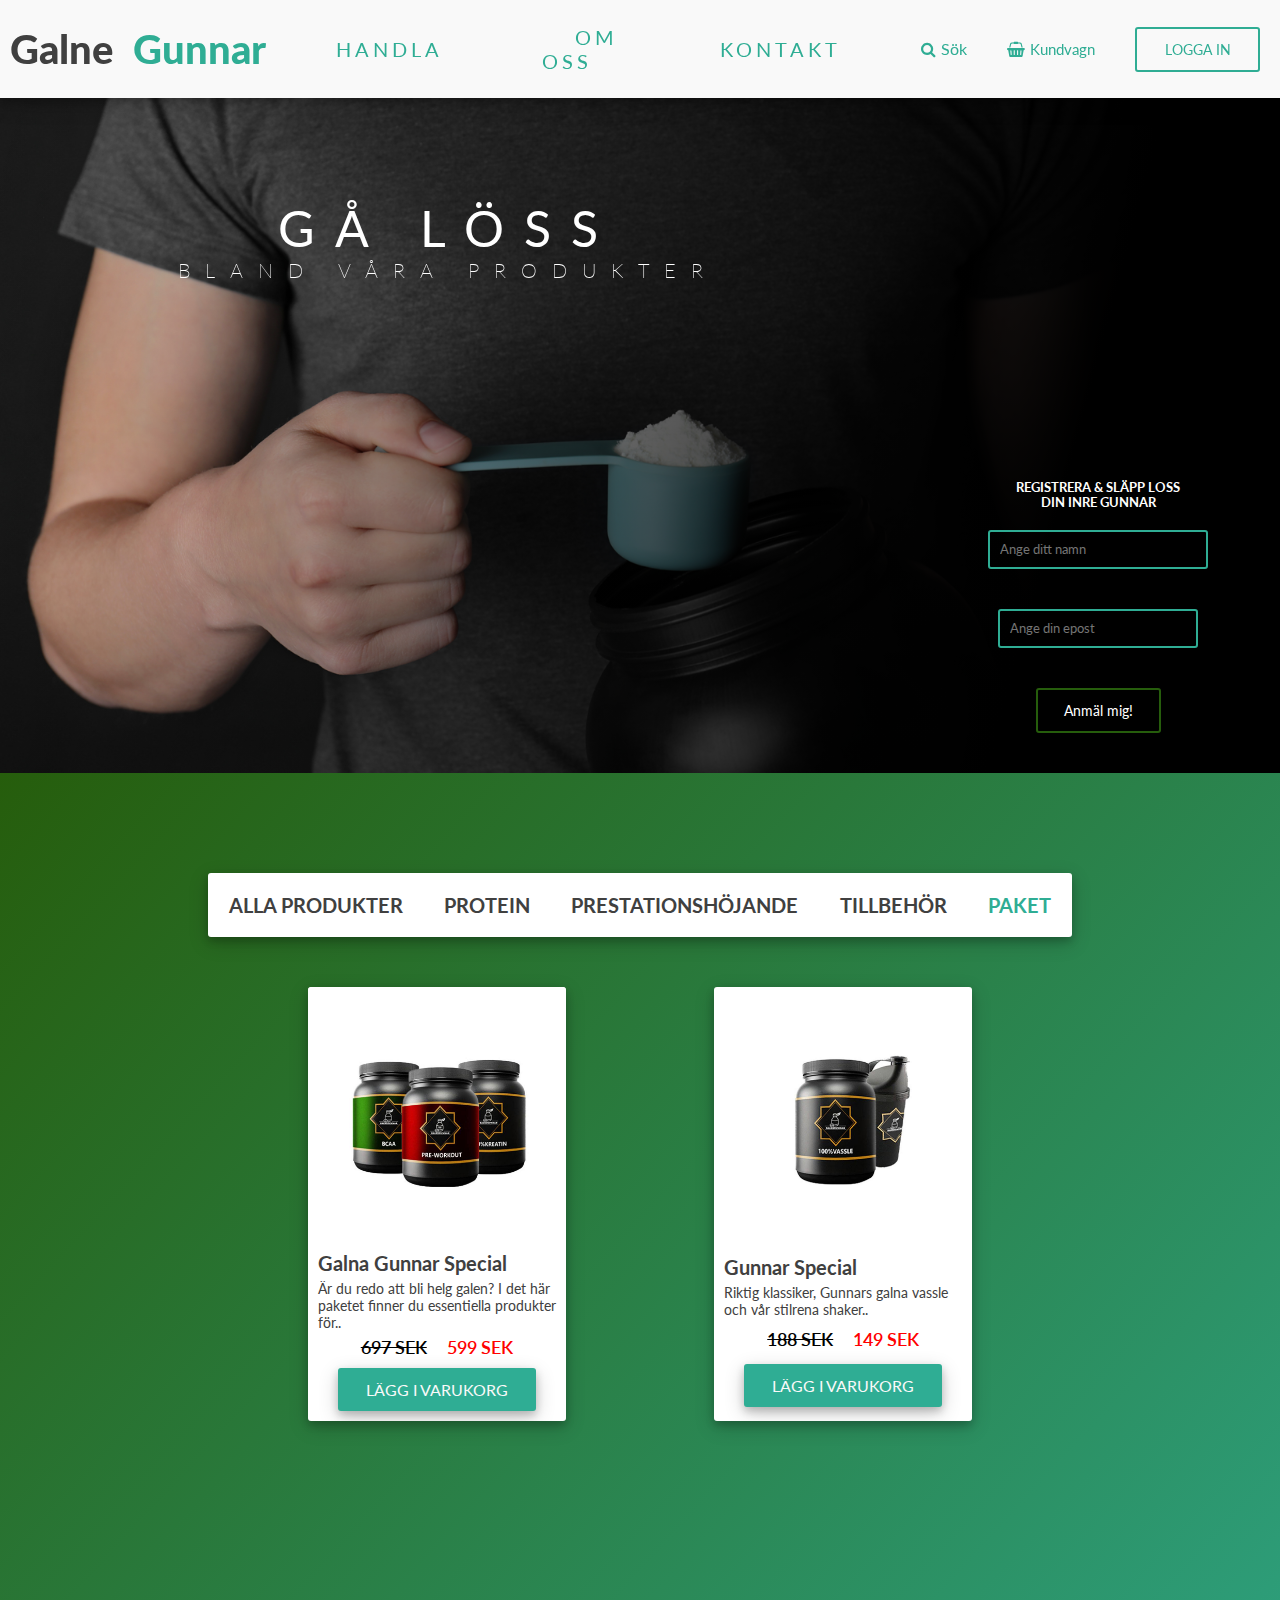
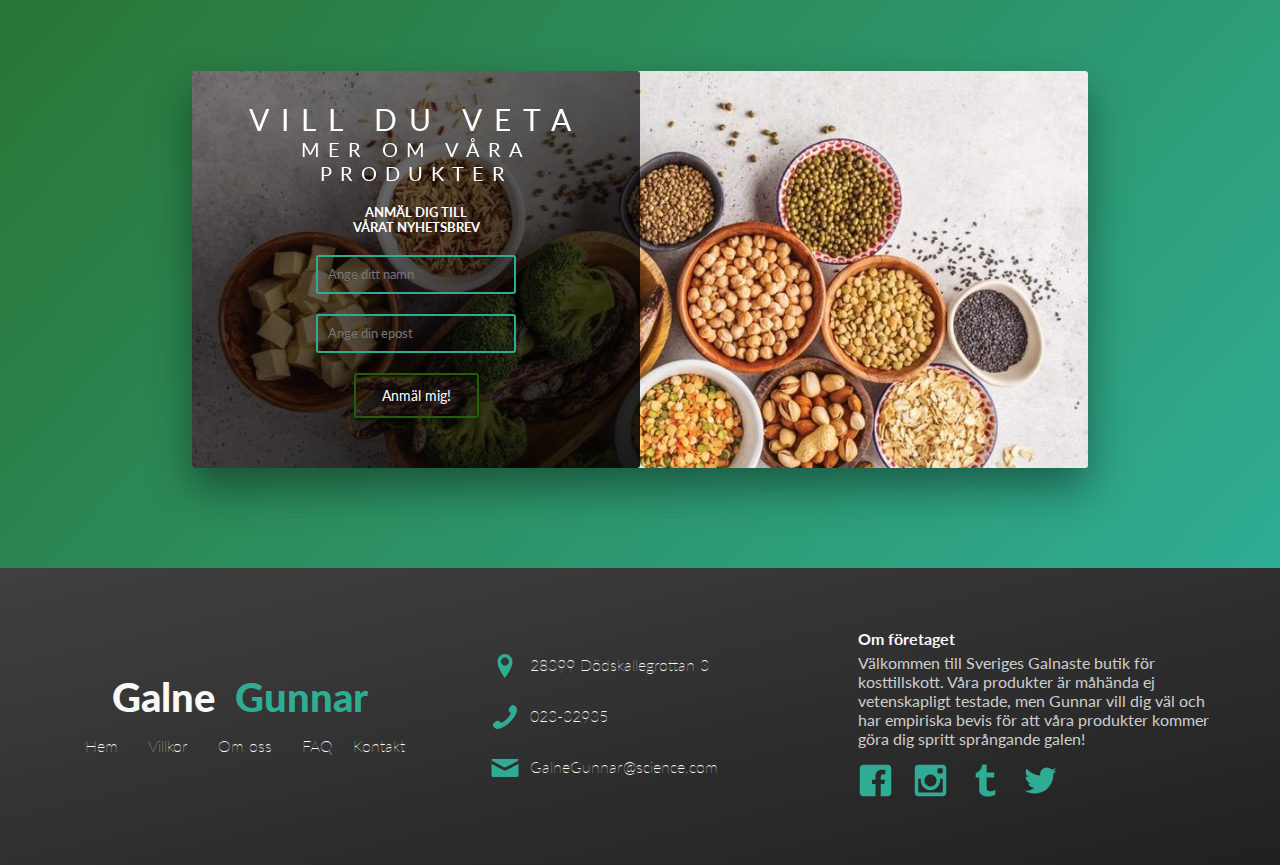
<file: Projektarbete-responsiv/shop-packages.html>
<!DOCTYPE html>
<html lang="sv">

<head>
    <meta charset="UTF-8">
    <meta name="viewport" content="width=device-width, initial-scale=1.0">
    <meta http-equiv="X-UA-Compatible" content="ie=edge">

    <link href="https://fonts.googleapis.com/css?family=Lato&display=swap" rel="stylesheet">
    <link rel="stylesheet" href="css/index.css">
    <link rel="stylesheet" href="https://cdnjs.cloudflare.com/ajax/libs/font-awesome/4.7.0/css/font-awesome.min.css">

    <title>GalneGunnar</title>
</head>

<body>
    <nav class="navigation">
        <div class="mobile-nav">
            <input type="checkbox" checked>
            <div class="hamburger">
                <span></span>
                <span></span>
                <span></span>
            </div>
            <div class="nav-container">
                <ul class="navigation__list">
                    <a href="index.html">
                        <div class="header-name-container">
                            <h3 class="header-tertiary header-tertiarty--white--bold header-color-grey">Galne</h3>
                            <h3 class="header-tertiary header-tertiarty--white--bold header-color-primary">Gunnar</h3>
                        </div>
                    </a>
                    <li class="navigation__link">
                        <a class="navigation__link" href="shop.html">Handla
                        </a></li>
                                  
                    <li class="navigation__link">
                        <a class="navigation__link" href="about.html">Om oss
                        </a></li>
                                    
                    <li class="navigation__link">
                        <a class="navigation__link" href="#footer">Kontakt
                        </a></li>
                    <div class="navigation-hidden-container">
                        <ul class="navigation__link-hidden">
                            <a href="shop.html#shop">
                                <li class="navigation__link-hidden navigation__link">Alla Produkter</li>
                            </a>
                            <a href="shop-protein.html#store">
                                <li class="navigation__link-hidden navigation__link">Protein</li>
                            </a>
                            <a href="shop-pwo.html#store">
                                <li class="navigation__link-hidden navigation__link">Prestationshöjande</li>
                            </a>
                            <a href="shop-accessories.html#store">
                                <li class="navigation__link-hidden navigation__link">Tillbehör</li>
                            </a>
                            <a href="shop-packages.html#store">
                                <li class="navigation__link-hidden navigation__link">Paket</li>
                            </a>
                        </ul>
                    </div>
                </ul>
                <ul class="icon__list">
                    <li class="icon__link">
                        <a class="icon__nav"><i class="fa fa-search" aria-hidden="true"></i></a>
                        <p class="icon__text">Sök</p>
                    </li>
                    <li class="icon__link">
                        <a class="icon__nav"><i class="fa fa-shopping-basket" aria-hidden="true"></i></a>
                        <a href="#cart" class="icon__text--large">
                            <p class="icon__text">Kundvagn</p>
                        </a>
                    </li>
                    <li class="icon__link">
                        <a href="#" target="_blank" class="btn-login">Logga in</a>
                    </li>
                </ul>
            </div>
        </div>

    </nav>
    <div class="hero-container">
        <div class="hero__img-container">
            <div class="content__hero-container">
                <div class="text-box-">
                    <h1 class="heading-primary">
                        <span class="heading-primary-main">Gå löss</span>
                        <span class="heading-primary-sub">Bland våra produkter</span>
                    </h1>
                </div>
            </div>
            <div class="hero__form-container">

                <form class="form">
                    <h1 class="sign-up-title">Registrera & släpp loss</h1>
                    <h1 class="sign-up-title">din inre Gunnar</h1>
                    <input type="text" class="sign-up-input" placeholder="Ange ditt namn" autofocus>
                    <input type="password" class="sign-up-input" placeholder="Ange din epost">
                    <input type="submit" value="Anmäl mig!" class="sign-up-button">
                </form>
            </div>
        </div>
    </div>
    <div class="content-container" id="store">
        <div class="store-container">
            <div class="store-category-container">
                <ul class="store-category__list">
                    <a href="shop.html#store">
                        <li class="store-category__links">Alla Produkter</li>
                    </a>
                    <a href="shop-protein.html#store">
                        <li class="store-category__links">Protein</li>
                    </a>
                    <a href="shop-pwo.html#store">
                        <li class="store-category__links">Prestationshöjande</li>
                    </a>
                    <a href="shop-accessories.html#store">
                        <li class="store-category__links">Tillbehör</li>
                    </a>
                    <a href="shop-packages.html#store">
                        <li class="store-category__links  store-category--green">Paket</li>
                    </a>
                </ul>
            </div>

            <div class="store-card-container">

                <div class="store-card-1">
                    <a href="#store-popup-1"><img src="img/paketstort.jpg" alt="Supplement bottle"
                            class="store-card__img">
                        <h3 class="header-tertiary">Galna Gunnar Special</h3>
                        <p class="primary__paragraph primary__paragraph--small">Är du redo att bli helg galen? I det här
                            paketet finner du
                            essentiella produkter för..</p>
                    </a>
                    <div class="price-container">
                        <p class="paragraph-price pragraph-price--border">697 SEK</p>
                        <p class="paragraph-price parapgraph-price--red">599 SEK</p>
                    </div>
                    <a href="#store-popup-cart-1"><button class="btn-shop">lägg i varukorg</button></a>
                </div>

                <div class="store-card-5">
                    <a href="#store-popup-5"><img src="img/paketlitet.jpg" alt="Supplement bottle"
                            class="store-card__img">
                        <h3 class="header-tertiary">Gunnar Special</h3>
                        <p class="primary__paragraph primary__paragraph--small">Riktig klassiker, Gunnars galna vassle
                            och vår stilrena
                            shaker..</p>
                    </a>
                    <div class="price-container">
                        <p class="paragraph-price pragraph-price--border">188 SEK</p>
                        <p class="paragraph-price parapgraph-price--red">149 SEK</p>
                    </div>
                    <a href="#store-popup-cart-5"><button class="btn-shop">lägg i varukorg</button></a>
                </div>
            </div>
        </div>

        <div class="lightbox" id="store-popup-cart-1">
            <div class="store-popup-cart-container-1">
                <img src="img/paketstort.jpg" alt="Stora paketet" class="store-popup__img">
                <a class="close" href="#store">&times;</a>
                <div class="cart__paragraph-container">
                    <h3 class="header-tertiary header-color-grey">Du har lagt till Galne Gunnar Special till din
                        varukorg!
                    </h3>
                    <a href="#store"><button class="btn-shop">till butik</button></a>
                </div>
            </div>
        </div>

        <div class="lightbox" id="store-popup-cart-5">
            <div class="store-popup-cart-container-1">
                <img src="img/paketlitet.jpg" alt="Gunnar Special" class="store-popup__img">
                <a class="close" href="#store">&times;</a>
                <div class="cart__paragraph-container">
                    <h3 class="header-tertiary header-color-grey">Du har lagt till Gunnars Special till din varukorg!
                    </h3>
                    <a href="#store"><button class="btn-shop">till butik</button></a>
                </div>
            </div>
        </div>

        <div class="lightbox" id="store-popup-1">
            <div class="store-popup-card-1">
                <div class="store-popup__img-container">
                    <img src="img/paketstort.jpg" alt="Supplement bottle" class="store-popup__img">
                </div>

                <div class="store-popup__paragraph-container">
                    <a class="close" href="#store">&times;</a>
                    <h2 class="header-secondary">Galna Gunnar Special</h2>
                    <p class="primary__paragraph">Är du redo att bli helg galen? I det här paketet finner du
                        essentiella produkter för att bli lika galen som Gunnar!</p>

                    <div class="store-popup__select-container">
                        <select class="store-popup-taste store-popup-taste--small">
                            <option class="primary__paragraph" label="BCAA"></option>
                            <option class="primary__paragraph" label="Galna Gröna Äpplen"></option>
                            <option class="primary__paragraph" label="Galna Kosjukan"></option>
                            <option class="primary__paragraph" label="Galen Apelsin"></option>
                            <option class="primary__paragraph" label="Tropikanska Galenskaper"></option>
                        </select>

                        <select class="store-popup-taste store-popup-taste--small">
                            <option class="primary__paragraph" label="Pre-Workout"></option>
                            <option class="primary__paragraph" label="Galna Gröna Äpplen"></option>
                            <option class="primary__paragraph" label="Galna Kosjukan"></option>
                            <option class="primary__paragraph" label="Galen Apelsin"></option>
                            <option class="primary__paragraph" label="Tropikanska Galenskaper"></option>
                        </select>
                    </div>

                    <div class="store-popup-buy-container">
                        <a href="#store-popup-cart-1"><button class="btn-shop">lägg i varukorg</button></a>
                        <p class="paragraph-price pragraph-price--border">697 SEK</p>
                        <p class="paragraph-price parapgraph-price--red">599 SEK</p>
                    </div>
                    <div class="store-popup__more-container">
                        <button class="btn-shop-more1">Beskrivning <svg class="store-chevron__icon">
                                <use xlink:href="img/sprite.svg#icon-chevron-thin-right"></use>
                            </svg></button>
                        <div class="shop-show-more1">
                            <p class="primary__paragraph">Galne Gunnars nya Kasein formula utlovar gainz utan
                                dess like, detta kombinerat med en helt tokig smak av galna äpplen!
                                Produkten räknas ej som livsmedel och är ej godkänd för tävlingar inom idrott. Spår
                                av
                                nötter, kräldjur, plast och "allmänna kemikalier" kan förekomma.
                            </p>
                        </div>

                        <button class="btn-shop-more2">Detaljer<svg class="store-chevron__icon">
                                <use xlink:href="img/sprite.svg#icon-chevron-thin-right"></use>
                            </svg></button>
                        <div class="shop-show-more2">
                            <h3 class="header-tertiary">Produktinnehåll</h3>
                            <p class="primary__paragraph">500g, ca 35 portioner</p>
                            <h3 class="header-tertiary">Användning</h3>
                            <p class="primary__paragraph">1 skopa (ca 15gram) blandas med 3-4 dl vatten</p>
                            <h3 class="header-tertiary">Innehåll (portion)</h3>
                            <p class="primary__paragraph">Kråkägg 3g, ramslök 4g, torkad kvarg 8g.</p>
                            <h3 class="header-tertiary">Varning</h3>
                            <p class="primary__paragraph">Bör ej brukas av människor, vanliga bieffekter
                                som mutationer, hjärtklapningar, magsjuka och dålig karaktär.
                            </p>
                        </div>
                        <h3 class="header-tertiary">Recensioner</h3>
                        <div class="store-popup__star-container">
                            <svg class="store-star__icon">
                                <use xlink:href="img/sprite.svg#icon-star"></use>
                            </svg>
                            <svg class="store-star__icon">
                                <use xlink:href="img/sprite.svg#icon-star"></use>
                            </svg>
                            <svg class="store-star__icon">
                                <use xlink:href="img/sprite.svg#icon-star"></use>
                            </svg>
                            <svg class="store-star__icon">
                                <use xlink:href="img/sprite.svg#icon-star"></use>
                            </svg>
                            <svg class="store-star__icon store-star__icon--grey">
                                <use xlink:href="img/sprite.svg#icon-star"></use>
                            </svg>
                        </div>
                        <div class="store-popup-review-container">
                            <p class="primary__paragraph primary__paragraph--black">Erik</p>
                            <div class="store-popup__star-container">
                                <svg class="store-star__icon">
                                    <use xlink:href="img/sprite.svg#icon-star"></use>
                                </svg>
                                <svg class="store-star__icon">
                                    <use xlink:href="img/sprite.svg#icon-star"></use>
                                </svg>
                                <svg class="store-star__icon">
                                    <use xlink:href="img/sprite.svg#icon-star"></use>
                                </svg>
                                <svg class="store-star__icon">
                                    <use xlink:href="img/sprite.svg#icon-star"></use>
                                </svg>
                                <svg class="store-star__icon">
                                    <use xlink:href="img/sprite.svg#icon-star"></use>
                                </svg>
                            </div>
                            <p class="primary__paragraph">Blir helt galen av smaken, tack Gunnar!</p>
                        </div>

                        <div class="store-popup-review-container">
                            <p class="primary__paragraph primary__paragraph--black">Conny</p>
                            <div class="store-popup__star-container">
                                <svg class="store-star__icon">
                                    <use xlink:href="img/sprite.svg#icon-star"></use>
                                </svg>
                                <svg class="store-star__icon">
                                    <use xlink:href="img/sprite.svg#icon-star"></use>
                                </svg>
                                <svg class="store-star__icon">
                                    <use xlink:href="img/sprite.svg#icon-star"></use>
                                </svg>
                                <svg class="store-star__icon store-star__icon--grey">
                                    <use xlink:href="img/sprite.svg#icon-star"></use>
                                </svg>
                                <svg class="store-star__icon store-star__icon--grey">
                                    <use xlink:href="img/sprite.svg#icon-star"></use>
                                </svg>
                            </div>
                            <p class="primary__paragraph">Blev redigt dålig i magen, men gott vare!</p>
                        </div>
                    </div>
                </div>
            </div>
        </div>

        <div class="lightbox" id="store-popup-5">
            <div class="store-popup-card-1">
                <div class="store-popup__img-container">
                    <img src="img/paketlitet.jpg" alt="Supplement bottle" class="store-popup__img">
                </div>

                <div class="store-popup__paragraph-container">
                    <a class="close" href="#store">&times;</a>
                    <h2 class="header-secondary">Gunnar Special</h2>
                    <p class="primary__paragraph">Riktig klassiker, Gunnars galna vassle och vår stilrena
                        shaker..</p>

                    <div class="store-popup__select-container">
                        <select class="store-popup-taste">
                            <option class="primary__paragraph" label="Välj smak.."></option>
                            <option class="primary__paragraph" label="Galna Gröna Äpplen"></option>
                            <option class="primary__paragraph" label="Galna Kosjukan"></option>
                            <option class="primary__paragraph" label="Galen Apelsin"></option>
                            <option class="primary__paragraph" label="Tropikanska Galenskaper"></option>
                        </select>
                    </div>

                    <div class="store-popup-buy-container">
                        <a href="#store-popup-cart-5"><button class="btn-shop">lägg i varukorg</button></a>
                        <p class="paragraph-price pragraph-price--border">188 SEK</p>
                        <p class="paragraph-price parapgraph-price--red">149 SEK</p>
                    </div>

                    <div class="store-popup__more-container">
                        <button class="btn-shop-more1">Beskrivning <svg class="store-chevron__icon">
                                <use xlink:href="img/sprite.svg#icon-chevron-thin-right"></use>
                            </svg></button>
                        <div class="shop-show-more1">
                            <p class="primary__paragraph">Galne Gunnars nya Kasein formula utlovar gainz utan
                                dess like, detta kombinerat med en helt tokig smak av galna äpplen!
                                Produkten räknas ej som livsmedel och är ej godkänd för tävlingar inom idrott. Spår
                                av
                                nötter, kräldjur, plast och "allmänna kemikalier" kan förekomma.
                            </p>
                        </div>

                        <button class="btn-shop-more2">Detaljer<svg class="store-chevron__icon">
                                <use xlink:href="img/sprite.svg#icon-chevron-thin-right"></use>
                            </svg></button>
                        <div class="shop-show-more2">
                            <h3 class="header-tertiary">Produktinnehåll</h3>
                            <p class="primary__paragraph">500g, ca 35 portioner</p>
                            <h3 class="header-tertiary">Användning</h3>
                            <p class="primary__paragraph">1 skopa (ca 15gram) blandas med 3-4 dl vatten</p>
                            <h3 class="header-tertiary">Innehåll (portion)</h3>
                            <p class="primary__paragraph">Kråkägg 3g, ramslök 4g, torkad kvarg 8g.</p>
                            <h3 class="header-tertiary">Varning</h3>
                            <p class="primary__paragraph">Bör ej brukas av människor, vanliga bieffekter
                                som mutationer, hjärtklapningar, magsjuka och dålig karaktär.
                            </p>
                        </div>
                        <h3 class="header-tertiary">Recensioner</h3>
                        <div class="store-popup__star-container">
                            <svg class="store-star__icon">
                                <use xlink:href="img/sprite.svg#icon-star"></use>
                            </svg>
                            <svg class="store-star__icon">
                                <use xlink:href="img/sprite.svg#icon-star"></use>
                            </svg>
                            <svg class="store-star__icon">
                                <use xlink:href="img/sprite.svg#icon-star"></use>
                            </svg>
                            <svg class="store-star__icon">
                                <use xlink:href="img/sprite.svg#icon-star"></use>
                            </svg>
                            <svg class="store-star__icon store-star__icon--grey">
                                <use xlink:href="img/sprite.svg#icon-star"></use>
                            </svg>
                        </div>
                        <div class="store-popup-review-container">
                            <p class="primary__paragraph primary__paragraph--black">Erik</p>
                            <div class="store-popup__star-container">
                                <svg class="store-star__icon">
                                    <use xlink:href="img/sprite.svg#icon-star"></use>
                                </svg>
                                <svg class="store-star__icon">
                                    <use xlink:href="img/sprite.svg#icon-star"></use>
                                </svg>
                                <svg class="store-star__icon">
                                    <use xlink:href="img/sprite.svg#icon-star"></use>
                                </svg>
                                <svg class="store-star__icon">
                                    <use xlink:href="img/sprite.svg#icon-star"></use>
                                </svg>
                                <svg class="store-star__icon">
                                    <use xlink:href="img/sprite.svg#icon-star"></use>
                                </svg>
                            </div>
                            <p class="primary__paragraph">Blir helt galen av smaken, tack Gunnar!</p>
                        </div>

                        <div class="store-popup-review-container">
                            <p class="primary__paragraph primary__paragraph--black">Conny</p>
                            <div class="store-popup__star-container">
                                <svg class="store-star__icon">
                                    <use xlink:href="img/sprite.svg#icon-star"></use>
                                </svg>
                                <svg class="store-star__icon">
                                    <use xlink:href="img/sprite.svg#icon-star"></use>
                                </svg>
                                <svg class="store-star__icon">
                                    <use xlink:href="img/sprite.svg#icon-star"></use>
                                </svg>
                                <svg class="store-star__icon store-star__icon--grey">
                                    <use xlink:href="img/sprite.svg#icon-star"></use>
                                </svg>
                                <svg class="store-star__icon store-star__icon--grey">
                                    <use xlink:href="img/sprite.svg#icon-star"></use>
                                </svg>
                            </div>
                            <p class="primary__paragraph">Blev redigt dålig i magen, men gott vare!</p>
                        </div>
                    </div>
                </div>
            </div>
        </div>


        <div class="newsletter__img-container">
            <div class="content__newsletter-container">
                <div class="text-box-newsletter">
                    <h1 class="heading-primary-newsletter">
                        <span class="heading-primary-main">Vill du veta</span>
                        <span class="heading-primary-sub">mer om våra produkter</span>
                    </h1>
                    <form class="form-newsletter">
                        <h1 class="sign-up-title">Anmäl dig till</h1>
                        <h1 class="sign-up-title">vårat nyhetsbrev</h1>
                        <input type="text" class="sign-up-input" placeholder="Ange ditt namn">
                        <input type="password" class="sign-up-input" placeholder="Ange din epost">
                        <input type="submit" value="Anmäl mig!" class="sign-up-button">
                    </form>
                </div>
            </div>
            <div class="blank__img-container">

            </div>
        </div>
    </div>
    <footer class="footer-container" id="footer">
        <div class="footer-logo-container">
            <div class="footer-logo-name-container">
                <h3 class="header-tertiary header-tertiarty--white--bold">Galne</h3>
                <h3 class="header-tertiary header-tertiarty--white--bold header-color-primary">Gunnar</h3>
            </div>
            <div class="footer-list-container">
                <ul class="footer-logo__list">
                    <li class="footer-logo__link"><a class="footer-logo__link" href="index.html">Hem</a></li>
                    <li class="footer-logo__link">Villkor</li>
                    <li class="footer-logo__link"><a class="footer-logo__link" href="about.html">Om oss</a></li>
                    <li class="footer-logo__link">FAQ</li>
                    <li class="footer-logo__link">Kontakt</li>
                </ul>
            </div>
        </div>

        <div class="footer-location-container">

            <div class="footer__icon-container">
                <svg class="footer__icon-contact">
                    <use xlink:href="img/sprite.svg#icon-location-pin"></use>
                </svg>
                <p class="primary__paragraph primary__paragraph--white--thin">28399 Dödskallegrottan 3</p>
            </div>

            <div class="footer__icon-container">
                <svg class="footer__icon-contact">
                    <use xlink:href="img/sprite.svg#icon-phone"></use>
                </svg>
                <p class="primary__paragraph primary__paragraph--white--thin">023-32935</p>
            </div>

            <div class="footer__icon-container">
                <svg class="footer__icon-contact">
                    <use xlink:href="img/sprite.svg#icon-mail"></use>
                </svg>
                <p class="primary__paragraph primary__paragraph--white--thin">GalneGunnar@science.com</p>
            </div>
        </div>

        <div class="footer-socialmedia-container">
            <p class="primary__paragraph primary__paragraph--white--bold">Om företaget</p>
            <p class="primary__paragraph primary__paragraph--white--light-grey">Välkommen till Sveriges Galnaste butik
                för kosttillskott. Våra produkter är måhända ej vetenskapligt testade, men Gunnar vill dig väl och har
                empiriska bevis för att våra produkter kommer göra dig spritt språngande galen!</p>
            <div class="footer-socialmedia-icons">
                <a href="https://validator.w3.org/nu/?doc=https://users.du.se/~h19gusod/Projektarbete-responsiv/"
                    target="_blank"><svg class="footer__icon">
                        <use xlink:href="img/sprite.svg#icon-facebook"></use>
                    </svg></a>
                <a href="https://jigsaw.w3.org/css-validator/validator?uri=users.du.se/~h19gusod/Projektarbete-responsiv/"
                    target="_blank"><svg class="footer__icon">
                        <use xlink:href="img/sprite.svg#icon-instagram"></use>
                    </svg></a>
                <svg class="footer__icon">
                    <use xlink:href="img/sprite.svg#icon-tumblr"></use>
                </svg>
                <svg class="footer__icon">
                    <use xlink:href="img/sprite.svg#icon-twitter"></use>
                </svg>

            </div>
        </div>
    </footer>

    <div class="lightbox" id="cart">
        <div class="cart-container">
            <div class="cart-wrapper">
                <div class="cart-close-container">
                    <a class="close" href="#">&times;</a>
                </div>

                <div class="cart-product-specifics-container">
                    <h3 class="header-tertiary">Produkt</h3>
                    <h3 class="header-tertiary">Pris</h3>
                    <h3 class="header-tertiary">Antal</h3>
                    <h3 class="header-tertiary">Total</h3>
                </div>

                <div class="cart-product-row">
                    <div class="cart-product-title">
                        <p class="primary__paragraph paragraph--margin-zero">EAA</p>
                    </div>
                    <img src="img/EAA.jpg" alt="Galne Gunnar EAA" class="cart-product__img">
                    <div class="price-container price-container--column">
                        <p class="paragraph-price pragraph-price--border paragraph--margin-zero">299 SEK</p>
                        <p class="paragraph-price parapgraph-price--red paragraph--margin-zero">249 SEK</p>
                    </div>
                    <div class="paragraph-price paragraph--margin-zero">2</div>
                    <p class="paragraph-price paragraph--margin-zero">498 SEK</p>
                </div>

                <div class="cart-product-row">
                    <div class="cart-product-title">
                        <p class="primary__paragraph paragraph--margin-zero">G.G Special</p>
                    </div>
                    <img src="img/paketstort.jpg" alt="Galne Gunnar Special" class="cart-product__img">
                    <div class="price-container price-container--column">
                        <p class="paragraph-price pragraph-price--border paragraph--margin-zero">697 SEK</p>
                        <p class="paragraph-price parapgraph-price--red paragraph--margin-zero">599 SEK</p>
                    </div>
                    <div class="paragraph-price paragraph--margin-zero">1</div>
                    <p class="paragraph-price paragraph--margin-zero">599 SEK</p>
                </div>

                <div class="cart-product-row cart-product-row--margin">
                    <h3 class="header-tertiary">Summa</h3>
                    <p class="paragraph-price paragraph--margin-zero">1097 SEK</p>
                </div>

                <div class="cart-product-row">
                    <h3 class="header-tertiary">Frakt</h3>
                    <p class="paragraph-price paragraph--margin-zero">49 SEK</p>
                </div>

                <div class="cart-product-row">
                    <h3 class="header-tertiary">Totalt</h3>
                    <p class="paragraph-price paragraph--margin-zero">1146 SEK</p>
                </div>

                <div class="btn__paragraph-cart-container">
                    <button class="btn-shop paragraph--margin-zero">Slutför köp!</button>
                    <p class="primary__paragraph--small primary__paragraph--small--margin">Genom att klicka på "Slutför
                        köp" godkänner jag Galne Gunnars Galna Användarvillkor och bekräftar att jag har läst Galne
                        Gunnars Galna dataskyddspolicy.</p>
                </div>
            </div>

        </div>
    </div>

</body>

</html>
</file>
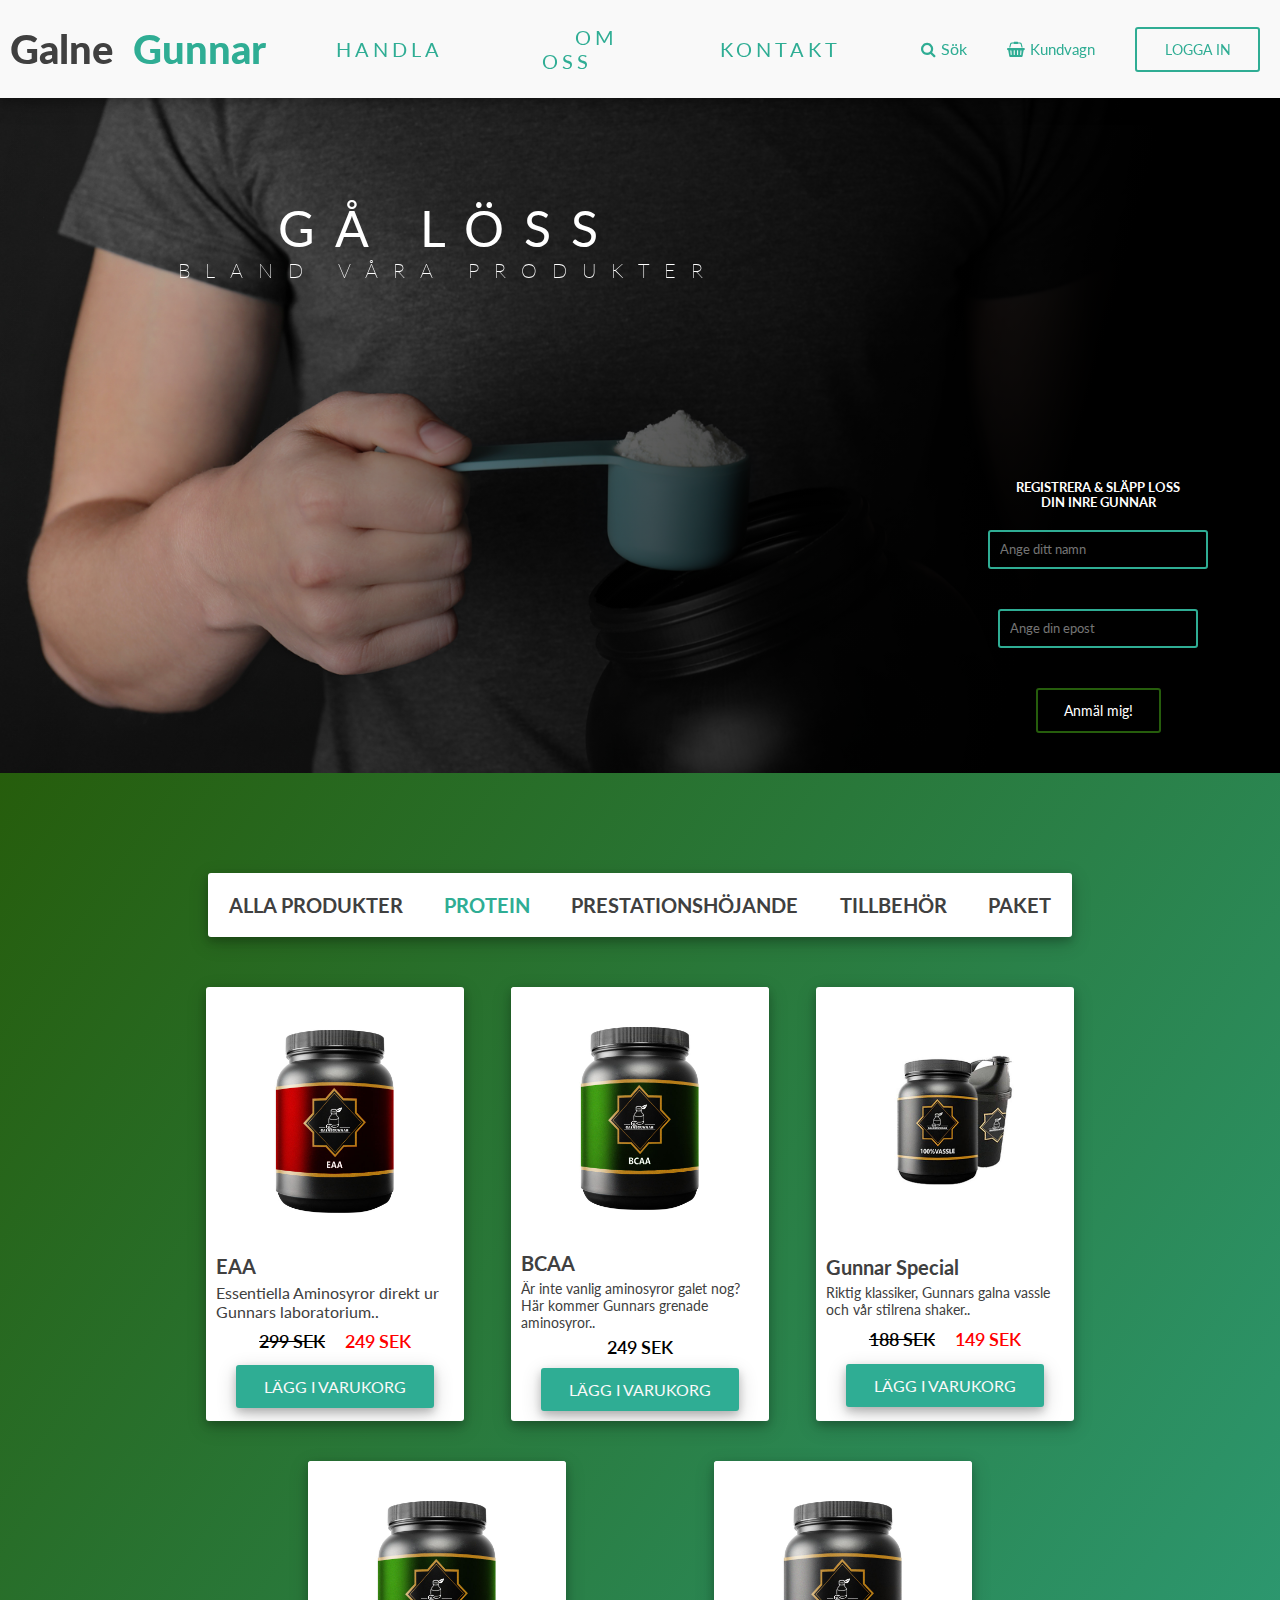
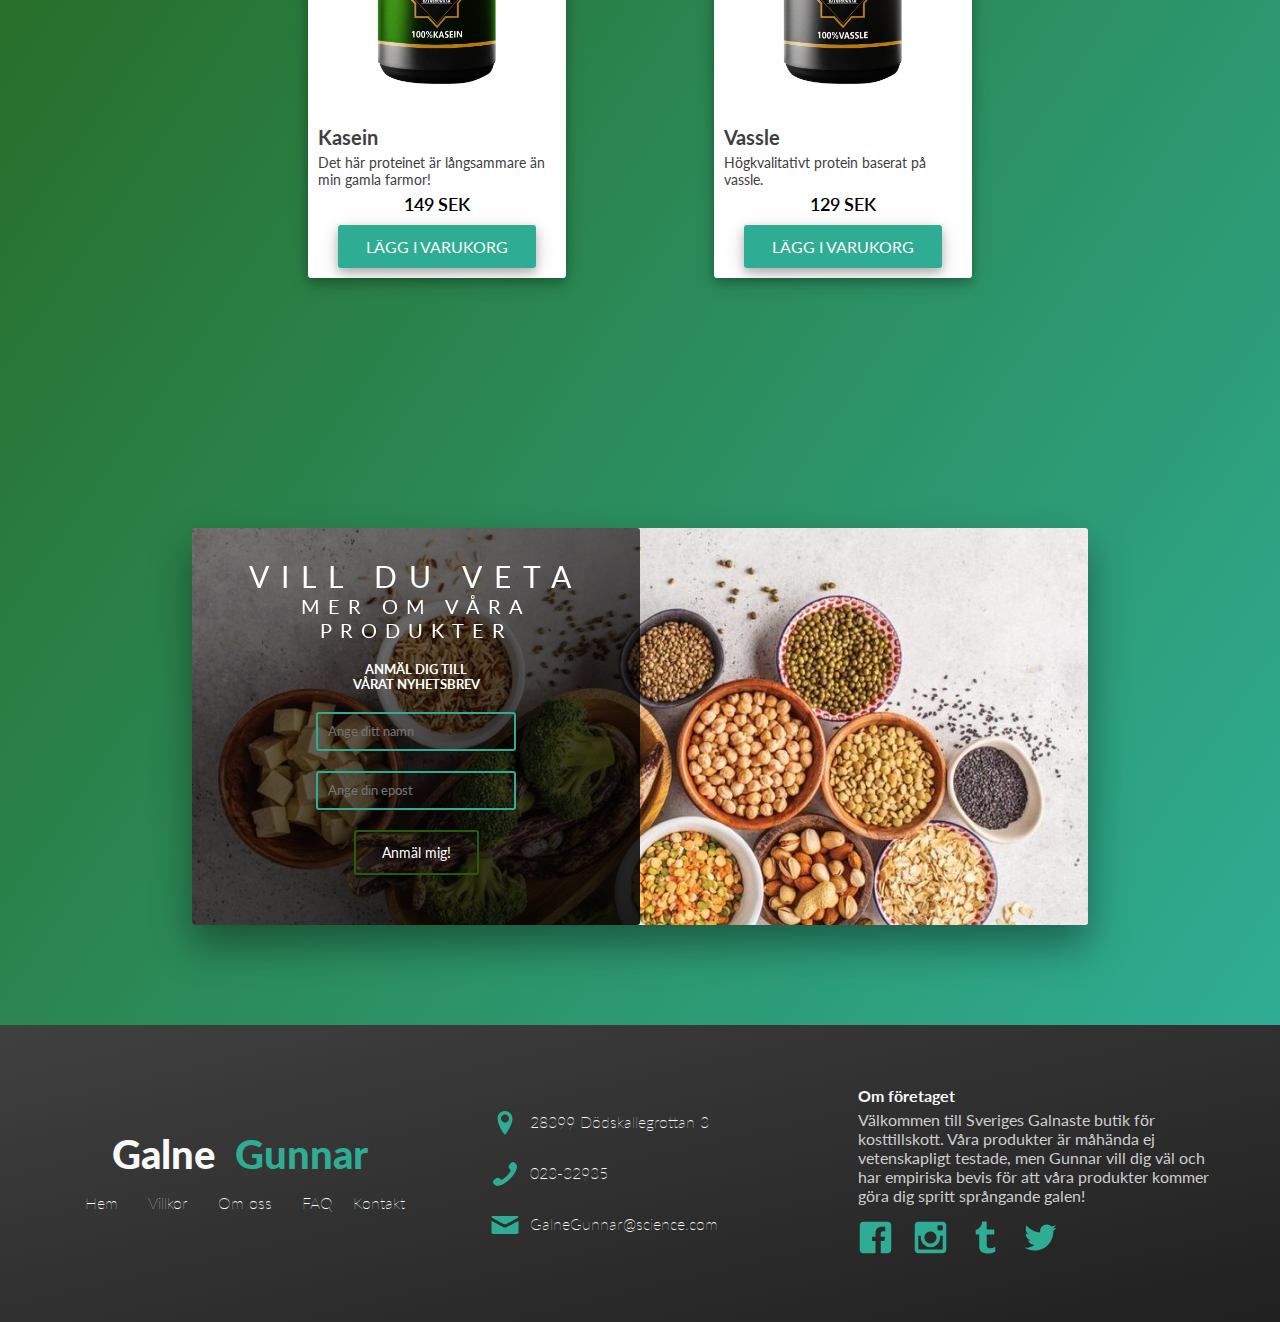
<file: Projektarbete-responsiv/shop-protein.html>
<!DOCTYPE html>
<html lang="sv">

    <head>
        <meta charset="UTF-8">
        <meta name="viewport" content="width=device-width, initial-scale=1.0">
        <meta http-equiv="X-UA-Compatible" content="ie=edge">

        <link href="https://fonts.googleapis.com/css?family=Lato&display=swap" rel="stylesheet">
        <link rel="stylesheet" href="css/index.css">
        <link rel="stylesheet" href="https://cdnjs.cloudflare.com/ajax/libs/font-awesome/4.7.0/css/font-awesome.min.css">

        <title>GalneGunnar</title>
    </head>

    <body>
        <nav class="navigation">
            <div class="mobile-nav">
                <input type="checkbox" checked>
                <div class="hamburger">
                    <span></span>
                    <span></span>
                    <span></span>
                </div>
                <div class="nav-container">
                    <ul class="navigation__list">
                        <a href="index.html">
                            <div class="header-name-container">
                                <h3 class="header-tertiary header-tertiarty--white--bold header-color-grey">Galne</h3>
                                <h3 class="header-tertiary header-tertiarty--white--bold header-color-primary">Gunnar</h3>
                            </div>
                        </a>
                        <li class="navigation__link">
                            <a class="navigation__link" href="shop.html">Handla
                            </a></li>
                                      
                        <li class="navigation__link">
                            <a class="navigation__link" href="about.html">Om oss
                            </a></li>
                                        
                        <li class="navigation__link">
                            <a class="navigation__link" href="#footer">Kontakt
                            </a></li>
                        <div class="navigation-hidden-container">
                            <ul class="navigation__link-hidden">
                        <a href="shop.html#shop">
                            <li class="navigation__link-hidden navigation__link">Alla Produkter</li>
                        </a>
                        <a href="shop-protein.html#store">
                            <li class="navigation__link-hidden navigation__link">Protein</li>
                        </a>
                        <a href="shop-pwo.html#store">
                            <li class="navigation__link-hidden navigation__link">Prestationshöjande</li>
                        </a>
                        <a href="shop-accessories.html#store">
                            <li class="navigation__link-hidden navigation__link">Tillbehör</li>
                        </a>
                        <a href="shop-packages.html#store">
                            <li class="navigation__link-hidden navigation__link">Paket</li>
                        </a>
                    </ul>
                </div>
                    </ul>
                    <ul class="icon__list">
                        <li class="icon__link">
                            <a class="icon__nav"><i class="fa fa-search" aria-hidden="true"></i></a>
                            <p class="icon__text">Sök</p>
                        </li>
                        <li class="icon__link">
                            <a class="icon__nav"><i class="fa fa-shopping-basket" aria-hidden="true"></i></a>
                            <a href="#cart" class="icon__text--large"><p class="icon__text">Kundvagn</p></a>
                        </li>
                        <li class="icon__link">
                            <a href="#" target="_blank" class="btn-login">Logga in</a>
                        </li>
                    </ul>
                </div>
                </div>
                
            </nav>
        <div class="hero-container">
            <div class="hero__img-container">
                <div class="content__hero-container">
                    <div class="text-box-">
                        <h1 class="heading-primary">
                            <span class="heading-primary-main">Gå löss</span>
                            <span class="heading-primary-sub">Bland våra produkter</span>
                        </h1>
                    </div>
                </div>
                <div class="hero__form-container">
                    
                    <form class="form">
                        <h1 class="sign-up-title">Registrera & släpp loss</h1>
                        <h1 class="sign-up-title">din inre Gunnar</h1>
                            <input type="text" class="sign-up-input" placeholder="Ange ditt namn" autofocus>
                            <input type="password" class="sign-up-input" placeholder="Ange din epost">
                            <input type="submit" value="Anmäl mig!" class="sign-up-button">
                    </form>
                </div>
            </div>
        </div>
        <div class="content-container" id="store">
            <div class="store-container">
                <div class="store-category-container">
                    <ul class="store-category__list">
                        <a href="shop.html#store">
                            <li class="store-category__links">Alla Produkter</li>
                        </a>
                        <a href="shop-protein.html#store">
                            <li class="store-category__links store-category--green">Protein</li>
                        </a>
                        <a href="shop-pwo.html#store">
                            <li class="store-category__links">Prestationshöjande</li>
                        </a>
                        <a href="shop-accessories.html#store">
                            <li class="store-category__links">Tillbehör</li>
                        </a>
                        <a href="shop-packages.html#store">
                            <li class="store-category__links">Paket</li>
                        </a>
                    </ul>
                </div>

                <div class="store-card-container">
                    <div class="store-card-3">
                        <a href="#store-popup-3"><img src="img/EAA.jpg" alt="Supplement bottle" class="store-card__img">
                            <h3 class="header-tertiary">EAA</h3>
                            <p class="primary__paragraph">Essentiella Aminosyror direkt ur Gunnars laboratorium..</p>
                        </a>
                        <div class="price-container">
                            <p class="paragraph-price pragraph-price--border">299 SEK</p>
                            <p class="paragraph-price parapgraph-price--red">249 SEK</p>
                        </div>
                        <a href="#store-popup-cart-3"><button class="btn-shop">lägg i varukorg</button></a>
                    </div>

                    <div class="store-card-4">
                        <a href="#store-popup-4"><img src="img/BCAA.jpg" alt="Supplement bottle"
                                class="store-card__img">
                            <h3 class="header-tertiary">BCAA</h3>
                            <p class="primary__paragraph primary__paragraph--small">Är inte vanlig aminosyror galet nog? Här kommer Gunnars
                                grenade aminosyror..</p>
                        </a>
                        <div class="price-container">
                            <p class="paragraph-price">249 SEK</p>
                        </div>
                        <a href="#store-popup-cart-4"><button class="btn-shop">lägg i varukorg</button></a>
                    </div>

                    <div class="store-card-5">
                        <a href="#store-popup-5"><img src="img/paketlitet.jpg" alt="Supplement bottle"
                                class="store-card__img store-card__img--small">
                            <h3 class="header-tertiary">Gunnar Special</h3>
                            <p class="primary__paragraph primary__paragraph--small">Riktig klassiker, Gunnars galna vassle och vår stilrena
                                shaker..</p>
                        </a>
                        <div class="price-container">
                            <p class="paragraph-price pragraph-price--border">188 SEK</p>
                            <p class="paragraph-price parapgraph-price--red">149 SEK</p>
                        </div>
                        <a href="#store-popup-cart-5"><button class="btn-shop">lägg i varukorg</button></a>
                    </div>

                    <div class="store-card-6">
                        <a href="#store-popup-6"><img src="img/kasein.jpg" alt="Supplement bottle"
                                class="store-card__img">
                            <h3 class="header-tertiary">Kasein</h3>
                            <p class="primary__paragraph primary__paragraph--small">Det här proteinet är långsammare än min gamla farmor!</p>
                        </a>
                        <div class="price-container">
                            <p class="paragraph-price">149 SEK</p>
                        </div>
                        <a href="#store-popup-cart-6"><button class="btn-shop">lägg i varukorg</button></a>
                    </div>

                    <div class="store-card-7">
                        <a href="#store-popup-7"><img src="img/vassle.jpg" alt="Supplement bottle"
                                class="store-card__img">
                            <h3 class="header-tertiary">Vassle</h3>
                            <p class="primary__paragraph primary__paragraph--small">Högkvalitativt protein baserat på vassle.</p>
                        </a>
                        <div class="price-container">
                            <p class="paragraph-price">129 SEK</p>
                        </div>
                        <a href="#store-popup-cart-7"><button class="btn-shop">lägg i varukorg</button></a>
                    </div>
                </div>
            </div>

            <div class="lightbox" id="store-popup-cart-3">
                <div class="store-popup-cart-container-1">
                    <img src="img/EAA.jpg" alt="Galne Gunnars EAA" class="store-popup__img">
                    <a class="close" href="#store">&times;</a>
                    <div class="cart__paragraph-container">
                    <h3 class="header-tertiary header-color-grey">Du har lagt till Galne Gunnars EAA till din varukorg!
                    </h3>
                    <a href="#store"><button class="btn-shop">till butik</button></a>
                </div>
                </div>
            </div>

            <div class="lightbox" id="store-popup-cart-4">
                <div class="store-popup-cart-container-1">
                    <img src="img/BCAA.jpg" alt="Galne Gunnars BCAA" class="store-popup__img">
                    <a class="close" href="#store">&times;</a>
                    <div class="cart__paragraph-container">
                    <h3 class="header-tertiary header-color-grey">Du har lagt till Galne Gunnars BCAA till din varukorg!
                    </h3>
                    <a href="#store"><button class="btn-shop">till butik</button></a>
                </div>
                </div>
            </div>

            <div class="lightbox" id="store-popup-cart-5">
                <div class="store-popup-cart-container-1">
                    <img src="img/paketlitet.jpg" alt="Gunnar Special" class="store-popup__img">
                    <a class="close" href="#store">&times;</a>
                    <div class="cart__paragraph-container">
                    <h3 class="header-tertiary header-color-grey">Du har lagt till Gunnars Special till din varukorg!
                    </h3>
                    <a href="#store"><button class="btn-shop">till butik</button></a>
                </div>
                </div>
            </div>

            <div class="lightbox" id="store-popup-cart-6">
                <div class="store-popup-cart-container-1">
                    <img src="img/kasein.jpg" alt="Galne Gunnars Kasein" class="store-popup__img">
                    <a class="close" href="#store">&times;</a>
                    <div class="cart__paragraph-container">
                    <h3 class="header-tertiary header-color-grey">Du har lagt till Galne Gunnars Kasein till din varukorg!
                    </h3>
                    <a href="#store"><button class="btn-shop">till butik</button></a>
                </div>
                </div>
            </div>

            <div class="lightbox" id="store-popup-cart-7">
                <div class="store-popup-cart-container-1">
                    <img src="img/vassle.jpg" alt="Galne Gunnars Vassle" class="store-popup__img">
                    <a class="close" href="#store">&times;</a>
                    <div class="cart__paragraph-container">
                    <h3 class="header-tertiary header-color-grey">Du har lagt till Galne Gunnars Vassle till din varukorg!
                    </h3>
                    <a href="#store"><button class="btn-shop">till butik</button></a>
                </div>
                </div>
            </div>

            <div class="lightbox" id="store-popup-3">
                <div class="store-popup-card-1">
                    <div class="store-popup__img-container">
                        <img src="img/EAA.jpg" alt="Supplement bottle" class="store-popup__img">
                    </div>

                    <div class="store-popup__paragraph-container">
                        <a class="close" href="#store">&times;</a>
                        <h2 class="header-secondary">EAA</h2>
                        <p class="primary__paragraph">Essentiella Aminosyror direkt ur Gunnars laboratorium. Vilka galna
                            experiment kan resulterat i detta?</p>

                        <div class="store-popup__select-container">
                            <select class="store-popup-taste">
                                <option class="primary__paragraph" label="Välj smak.."></option>
                                <option class="primary__paragraph" label="Galna Gröna Äpplen"></option>
                                <option class="primary__paragraph" label="Galna Kosjukan"></option>
                                <option class="primary__paragraph" label="Galen Apelsin"></option>
                                <option class="primary__paragraph" label="Tropikanska Galenskaper"></option>
                            </select>
                        </div>

                        <div class="store-popup-buy-container">
                                <a href="#store-popup-cart-3"><button class="btn-shop">lägg i varukorg</button></a>
                            <p class="paragraph-price pragraph-price--border">299 SEK</p>
                            <p class="paragraph-price parapgraph-price--red">249 SEK</p>
                        </div>

                        <div class="store-popup__more-container">
                            <button class="btn-shop-more1">Beskrivning <svg class="store-chevron__icon">
                                    <use xlink:href="img/sprite.svg#icon-chevron-thin-right"></use>
                                </svg></button>
                            <div class="shop-show-more1">
                                <p class="primary__paragraph">Galne Gunnars nya Kasein formula utlovar gainz utan
                                    dess like, detta kombinerat med en helt tokig smak av galna äpplen!
                                    Produkten räknas ej som livsmedel och är ej godkänd för tävlingar inom idrott. Spår
                                    av
                                    nötter, kräldjur, plast och "allmänna kemikalier" kan förekomma.
                                </p>
                            </div>

                            <button class="btn-shop-more2">Detaljer<svg class="store-chevron__icon">
                                    <use xlink:href="img/sprite.svg#icon-chevron-thin-right"></use>
                                </svg></button>
                            <div class="shop-show-more2">
                                <h3 class="header-tertiary">Produktinnehåll</h3>
                                <p class="primary__paragraph">500g, ca 35 portioner</p>
                                    <h3 class="header-tertiary">Användning</h3>
                                    <p class="primary__paragraph">1 skopa (ca 15gram) blandas med 3-4 dl vatten</p>
                                        <h3 class="header-tertiary">Innehåll (portion)</h3>
                                        <p class="primary__paragraph">Kråkägg 3g, ramslök 4g, torkad kvarg 8g.</p>
                                            <h3 class="header-tertiary">Varning</h3>
                                            <p class="primary__paragraph">Bör ej brukas av människor, vanliga bieffekter
                                                som mutationer, hjärtklapningar, magsjuka och dålig karaktär.
                                            </p>
                            </div>
                            <h3 class="header-tertiary">Recensioner</h3>
                            <div class="store-popup__star-container">
                                <svg class="store-star__icon">
                                    <use xlink:href="img/sprite.svg#icon-star"></use>
                                </svg>
                                <svg class="store-star__icon">
                                    <use xlink:href="img/sprite.svg#icon-star"></use>
                                </svg>
                                <svg class="store-star__icon">
                                    <use xlink:href="img/sprite.svg#icon-star"></use>
                                </svg>
                                <svg class="store-star__icon">
                                    <use xlink:href="img/sprite.svg#icon-star"></use>
                                </svg>
                                <svg class="store-star__icon store-star__icon--grey">
                                    <use xlink:href="img/sprite.svg#icon-star"></use>
                                </svg>
                            </div>
                            <div class="store-popup-review-container">
                                <p class="primary__paragraph primary__paragraph--black">Erik</p>
                                <div class="store-popup__star-container">
                                    <svg class="store-star__icon">
                                        <use xlink:href="img/sprite.svg#icon-star"></use>
                                    </svg>
                                    <svg class="store-star__icon">
                                        <use xlink:href="img/sprite.svg#icon-star"></use>
                                    </svg>
                                    <svg class="store-star__icon">
                                        <use xlink:href="img/sprite.svg#icon-star"></use>
                                    </svg>
                                    <svg class="store-star__icon">
                                        <use xlink:href="img/sprite.svg#icon-star"></use>
                                    </svg>
                                    <svg class="store-star__icon">
                                        <use xlink:href="img/sprite.svg#icon-star"></use>
                                    </svg>
                                </div>
                                <p class="primary__paragraph">Blir helt galen av smaken, tack Gunnar!</p>
                            </div>

                            <div class="store-popup-review-container">
                                <p class="primary__paragraph primary__paragraph--black">Conny</p>
                                <div class="store-popup__star-container">
                                    <svg class="store-star__icon">
                                        <use xlink:href="img/sprite.svg#icon-star"></use>
                                    </svg>
                                    <svg class="store-star__icon">
                                        <use xlink:href="img/sprite.svg#icon-star"></use>
                                    </svg>
                                    <svg class="store-star__icon">
                                        <use xlink:href="img/sprite.svg#icon-star"></use>
                                    </svg>
                                    <svg class="store-star__icon store-star__icon--grey">
                                        <use xlink:href="img/sprite.svg#icon-star"></use>
                                    </svg>
                                    <svg class="store-star__icon store-star__icon--grey">
                                        <use xlink:href="img/sprite.svg#icon-star"></use>
                                    </svg>
                                </div>
                                <p class="primary__paragraph">Blev redigt dålig i magen, men gott vare!</p>
                            </div>
                        </div>
                    </div>
                </div>
            </div>

            <div class="lightbox" id="store-popup-4">
                <div class="store-popup-card-1">
                    <div class="store-popup__img-container">
                        <img src="img/BCAA.jpg" alt="Supplement bottle" class="store-popup__img">
                    </div>

                    <div class="store-popup__paragraph-container">
                        <a class="close" href="#store">&times;</a>
                        <h2 class="header-secondary">BCAA</h2>
                        <p class="primary__paragraph">Är inte vanlig aminosyror galet nog? Här kommer Gunnars galet
                            grenade aminosyror.</p>

                        <div class="store-popup__select-container">
                            <select class="store-popup-taste">
                                <option class="primary__paragraph" label="Välj smak.."></option>
                                <option class="primary__paragraph" label="Galna Gröna Äpplen"></option>
                                <option class="primary__paragraph" label="Galna Kosjukan"></option>
                                <option class="primary__paragraph" label="Galen Apelsin"></option>
                                <option class="primary__paragraph" label="Tropikanska Galenskaper"></option>
                            </select>
                        </div>

                        <div class="store-popup-buy-container">
                                <a href="#store-popup-cart-4"><button class="btn-shop">lägg i varukorg</button></a>
                            <p class="paragraph-price">249 SEK</p>
                        </div>

                        <div class="store-popup__more-container">
                            <button class="btn-shop-more1">Beskrivning <svg class="store-chevron__icon">
                                    <use xlink:href="img/sprite.svg#icon-chevron-thin-right"></use>
                                </svg></button>
                            <div class="shop-show-more1">
                                <p class="primary__paragraph">Galne Gunnars nya Kasein formula utlovar gainz utan
                                    dess like, detta kombinerat med en helt tokig smak av galna äpplen!
                                    Produkten räknas ej som livsmedel och är ej godkänd för tävlingar inom idrott. Spår
                                    av
                                    nötter, kräldjur, plast och "allmänna kemikalier" kan förekomma.
                                </p>
                            </div>

                            <button class="btn-shop-more2">Detaljer<svg class="store-chevron__icon">
                                    <use xlink:href="img/sprite.svg#icon-chevron-thin-right"></use>
                                </svg></button>
                            <div class="shop-show-more2">
                                <h3 class="header-tertiary">Produktinnehåll</h3>
                                <p class="primary__paragraph">500g, ca 35 portioner</p>
                                    <h3 class="header-tertiary">Användning</h3>
                                    <p class="primary__paragraph">1 skopa (ca 15gram) blandas med 3-4 dl vatten</p>
                                        <h3 class="header-tertiary">Innehåll (portion)</h3>
                                        <p class="primary__paragraph">Kråkägg 3g, ramslök 4g, torkad kvarg 8g.</p>
                                            <h3 class="header-tertiary">Varning</h3>
                                            <p class="primary__paragraph">Bör ej brukas av människor, vanliga bieffekter
                                                som mutationer, hjärtklapningar, magsjuka och dålig karaktär.
                                            </p>
                            </div>
                            <h3 class="header-tertiary">Recensioner</h3>
                            <div class="store-popup__star-container">
                                <svg class="store-star__icon">
                                    <use xlink:href="img/sprite.svg#icon-star"></use>
                                </svg>
                                <svg class="store-star__icon">
                                    <use xlink:href="img/sprite.svg#icon-star"></use>
                                </svg>
                                <svg class="store-star__icon">
                                    <use xlink:href="img/sprite.svg#icon-star"></use>
                                </svg>
                                <svg class="store-star__icon">
                                    <use xlink:href="img/sprite.svg#icon-star"></use>
                                </svg>
                                <svg class="store-star__icon store-star__icon--grey">
                                    <use xlink:href="img/sprite.svg#icon-star"></use>
                                </svg>
                            </div>
                            <div class="store-popup-review-container">
                                <p class="primary__paragraph primary__paragraph--black">Erik</p>
                                <div class="store-popup__star-container">
                                    <svg class="store-star__icon">
                                        <use xlink:href="img/sprite.svg#icon-star"></use>
                                    </svg>
                                    <svg class="store-star__icon">
                                        <use xlink:href="img/sprite.svg#icon-star"></use>
                                    </svg>
                                    <svg class="store-star__icon">
                                        <use xlink:href="img/sprite.svg#icon-star"></use>
                                    </svg>
                                    <svg class="store-star__icon">
                                        <use xlink:href="img/sprite.svg#icon-star"></use>
                                    </svg>
                                    <svg class="store-star__icon">
                                        <use xlink:href="img/sprite.svg#icon-star"></use>
                                    </svg>
                                </div>
                                <p class="primary__paragraph">Blir helt galen av smaken, tack Gunnar!</p>
                            </div>

                            <div class="store-popup-review-container">
                                <p class="primary__paragraph primary__paragraph--black">Conny</p>
                                <div class="store-popup__star-container">
                                    <svg class="store-star__icon">
                                        <use xlink:href="img/sprite.svg#icon-star"></use>
                                    </svg>
                                    <svg class="store-star__icon">
                                        <use xlink:href="img/sprite.svg#icon-star"></use>
                                    </svg>
                                    <svg class="store-star__icon">
                                        <use xlink:href="img/sprite.svg#icon-star"></use>
                                    </svg>
                                    <svg class="store-star__icon store-star__icon--grey">
                                        <use xlink:href="img/sprite.svg#icon-star"></use>
                                    </svg>
                                    <svg class="store-star__icon store-star__icon--grey">
                                        <use xlink:href="img/sprite.svg#icon-star"></use>
                                    </svg>
                                </div>
                                <p class="primary__paragraph">Blev redigt dålig i magen, men gott vare!</p>
                            </div>
                        </div>
                    </div>
                </div>
            </div>

            <div class="lightbox" id="store-popup-5">
                <div class="store-popup-card-1">
                    <div class="store-popup__img-container">
                        <img src="img/paketlitet.jpg" alt="Supplement bottle"
                            class="store-popup__img">
                    </div>

                    <div class="store-popup__paragraph-container">
                        <a class="close" href="#store">&times;</a>
                        <h2 class="header-secondary">Gunnar Special</h2>
                        <p class="primary__paragraph">Riktig klassiker, Gunnars galna vassle och vår stilrena
                            shaker..</p>

                        <div class="store-popup__select-container">
                            <select class="store-popup-taste">
                                <option class="primary__paragraph" label="Välj smak.."></option>
                                <option class="primary__paragraph" label="Galna Gröna Äpplen"></option>
                                <option class="primary__paragraph" label="Galna Kosjukan"></option>
                                <option class="primary__paragraph" label="Galen Apelsin"></option>
                                <option class="primary__paragraph" label="Tropikanska Galenskaper"></option>
                            </select>
                        </div>

                        <div class="store-popup-buy-container">
                                <a href="#store-popup-cart-5"><button class="btn-shop">lägg i varukorg</button></a>
                            <p class="paragraph-price pragraph-price--border">188 SEK</p>
                            <p class="paragraph-price parapgraph-price--red">149 SEK</p>
                        </div>

                        <div class="store-popup__more-container">
                            <button class="btn-shop-more1">Beskrivning <svg class="store-chevron__icon">
                                    <use xlink:href="img/sprite.svg#icon-chevron-thin-right"></use>
                                </svg></button>
                            <div class="shop-show-more1">
                                <p class="primary__paragraph">Galne Gunnars nya Kasein formula utlovar gainz utan
                                    dess like, detta kombinerat med en helt tokig smak av galna äpplen!
                                    Produkten räknas ej som livsmedel och är ej godkänd för tävlingar inom idrott. Spår
                                    av
                                    nötter, kräldjur, plast och "allmänna kemikalier" kan förekomma.
                                </p>
                            </div>

                            <button class="btn-shop-more2">Detaljer<svg class="store-chevron__icon">
                                    <use xlink:href="img/sprite.svg#icon-chevron-thin-right"></use>
                                </svg></button>
                            <div class="shop-show-more2">
                                <h3 class="header-tertiary">Produktinnehåll</h3>
                                <p class="primary__paragraph">500g, ca 35 portioner</p>
                                    <h3 class="header-tertiary">Användning</h3>
                                    <p class="primary__paragraph">1 skopa (ca 15gram) blandas med 3-4 dl vatten</p>
                                        <h3 class="header-tertiary">Innehåll (portion)</h3>
                                        <p class="primary__paragraph">Kråkägg 3g, ramslök 4g, torkad kvarg 8g.</p>
                                            <h3 class="header-tertiary">Varning</h3>
                                            <p class="primary__paragraph">Bör ej brukas av människor, vanliga bieffekter
                                                som mutationer, hjärtklapningar, magsjuka och dålig karaktär.
                                            </p>
                            </div>
                            <h3 class="header-tertiary">Recensioner</h3>
                            <div class="store-popup__star-container">
                                <svg class="store-star__icon">
                                    <use xlink:href="img/sprite.svg#icon-star"></use>
                                </svg>
                                <svg class="store-star__icon">
                                    <use xlink:href="img/sprite.svg#icon-star"></use>
                                </svg>
                                <svg class="store-star__icon">
                                    <use xlink:href="img/sprite.svg#icon-star"></use>
                                </svg>
                                <svg class="store-star__icon">
                                    <use xlink:href="img/sprite.svg#icon-star"></use>
                                </svg>
                                <svg class="store-star__icon store-star__icon--grey">
                                    <use xlink:href="img/sprite.svg#icon-star"></use>
                                </svg>
                            </div>
                            <div class="store-popup-review-container">
                                <p class="primary__paragraph primary__paragraph--black">Erik</p>
                                <div class="store-popup__star-container">
                                    <svg class="store-star__icon">
                                        <use xlink:href="img/sprite.svg#icon-star"></use>
                                    </svg>
                                    <svg class="store-star__icon">
                                        <use xlink:href="img/sprite.svg#icon-star"></use>
                                    </svg>
                                    <svg class="store-star__icon">
                                        <use xlink:href="img/sprite.svg#icon-star"></use>
                                    </svg>
                                    <svg class="store-star__icon">
                                        <use xlink:href="img/sprite.svg#icon-star"></use>
                                    </svg>
                                    <svg class="store-star__icon">
                                        <use xlink:href="img/sprite.svg#icon-star"></use>
                                    </svg>
                                </div>
                                <p class="primary__paragraph">Blir helt galen av smaken, tack Gunnar!</p>
                            </div>

                            <div class="store-popup-review-container">
                                <p class="primary__paragraph primary__paragraph--black">Conny</p>
                                <div class="store-popup__star-container">
                                    <svg class="store-star__icon">
                                        <use xlink:href="img/sprite.svg#icon-star"></use>
                                    </svg>
                                    <svg class="store-star__icon">
                                        <use xlink:href="img/sprite.svg#icon-star"></use>
                                    </svg>
                                    <svg class="store-star__icon">
                                        <use xlink:href="img/sprite.svg#icon-star"></use>
                                    </svg>
                                    <svg class="store-star__icon store-star__icon--grey">
                                        <use xlink:href="img/sprite.svg#icon-star"></use>
                                    </svg>
                                    <svg class="store-star__icon store-star__icon--grey">
                                        <use xlink:href="img/sprite.svg#icon-star"></use>
                                    </svg>
                                </div>
                                <p class="primary__paragraph">Blev redigt dålig i magen, men gott vare!</p>
                            </div>
                        </div>
                    </div>
                </div>
            </div>

            <div class="lightbox" id="store-popup-6">
                <div class="store-popup-card-1">
                    <div class="store-popup__img-container">
                        <img src="img/kasein.jpg" alt="Supplement bottle" class="store-popup__img">
                    </div>

                    <div class="store-popup__paragraph-container">
                        <a class="close" href="#store">&times;</a>
                        <h2 class="header-secondary">Kasein</h2>
                        <p class="primary__paragraph">Det här proteinet är långsammare än min gamla farmor!</p>

                        <div class="store-popup__select-container">
                            <select class="store-popup-taste">
                                <option class="primary__paragraph" label="Välj smak.."></option>
                                <option class="primary__paragraph" label="Galna Gröna Äpplen"></option>
                                <option class="primary__paragraph" label="Galna Kosjukan"></option>
                                <option class="primary__paragraph" label="Galen Apelsin"></option>
                                <option class="primary__paragraph" label="Tropikanska Galenskaper"></option>
                            </select>
                        </div>

                        <div class="store-popup-buy-container">
                                <a href="#store-popup-cart-6"><button class="btn-shop">lägg i varukorg</button></a>
                            <p class="paragraph-price">149 SEK</p>
                        </div>

                        <div class="store-popup__more-container">
                            <button class="btn-shop-more1">Beskrivning <svg class="store-chevron__icon">
                                    <use xlink:href="img/sprite.svg#icon-chevron-thin-right"></use>
                                </svg></button>
                            <div class="shop-show-more1">
                                <p class="primary__paragraph">Galne Gunnars nya Kasein formula utlovar gainz utan
                                    dess like, detta kombinerat med en helt tokig smak av galna äpplen!
                                    Produkten räknas ej som livsmedel och är ej godkänd för tävlingar inom idrott. Spår
                                    av
                                    nötter, kräldjur, plast och "allmänna kemikalier" kan förekomma.
                                </p>
                            </div>

                            <button class="btn-shop-more2">Detaljer<svg class="store-chevron__icon">
                                    <use xlink:href="img/sprite.svg#icon-chevron-thin-right"></use>
                                </svg></button>
                            <div class="shop-show-more2">
                                <h3 class="header-tertiary">Produktinnehåll</h3>
                                <p class="primary__paragraph">500g, ca 35 portioner</p>
                                    <h3 class="header-tertiary">Användning</h3>
                                    <p class="primary__paragraph">1 skopa (ca 15gram) blandas med 3-4 dl vatten</p>
                                        <h3 class="header-tertiary">Innehåll (portion)</h3>
                                        <p class="primary__paragraph">Kråkägg 3g, ramslök 4g, torkad kvarg 8g.</p>
                                            <h3 class="header-tertiary">Varning</h3>
                                            <p class="primary__paragraph">Bör ej brukas av människor, vanliga bieffekter
                                                som mutationer, hjärtklapningar, magsjuka och dålig karaktär.
                                            </p>
                            </div>
                            <h3 class="header-tertiary">Recensioner</h3>
                            <div class="store-popup__star-container">
                                <svg class="store-star__icon">
                                    <use xlink:href="img/sprite.svg#icon-star"></use>
                                </svg>
                                <svg class="store-star__icon">
                                    <use xlink:href="img/sprite.svg#icon-star"></use>
                                </svg>
                                <svg class="store-star__icon">
                                    <use xlink:href="img/sprite.svg#icon-star"></use>
                                </svg>
                                <svg class="store-star__icon">
                                    <use xlink:href="img/sprite.svg#icon-star"></use>
                                </svg>
                                <svg class="store-star__icon store-star__icon--grey">
                                    <use xlink:href="img/sprite.svg#icon-star"></use>
                                </svg>
                            </div>
                            <div class="store-popup-review-container">
                                <p class="primary__paragraph primary__paragraph--black">Erik</p>
                                <div class="store-popup__star-container">
                                    <svg class="store-star__icon">
                                        <use xlink:href="img/sprite.svg#icon-star"></use>
                                    </svg>
                                    <svg class="store-star__icon">
                                        <use xlink:href="img/sprite.svg#icon-star"></use>
                                    </svg>
                                    <svg class="store-star__icon">
                                        <use xlink:href="img/sprite.svg#icon-star"></use>
                                    </svg>
                                    <svg class="store-star__icon">
                                        <use xlink:href="img/sprite.svg#icon-star"></use>
                                    </svg>
                                    <svg class="store-star__icon">
                                        <use xlink:href="img/sprite.svg#icon-star"></use>
                                    </svg>
                                </div>
                                <p class="primary__paragraph">Blir helt galen av smaken, tack Gunnar!</p>
                            </div>

                            <div class="store-popup-review-container">
                                <p class="primary__paragraph primary__paragraph--black">Conny</p>
                                <div class="store-popup__star-container">
                                    <svg class="store-star__icon">
                                        <use xlink:href="img/sprite.svg#icon-star"></use>
                                    </svg>
                                    <svg class="store-star__icon">
                                        <use xlink:href="img/sprite.svg#icon-star"></use>
                                    </svg>
                                    <svg class="store-star__icon">
                                        <use xlink:href="img/sprite.svg#icon-star"></use>
                                    </svg>
                                    <svg class="store-star__icon store-star__icon--grey">
                                        <use xlink:href="img/sprite.svg#icon-star"></use>
                                    </svg>
                                    <svg class="store-star__icon store-star__icon--grey">
                                        <use xlink:href="img/sprite.svg#icon-star"></use>
                                    </svg>
                                </div>
                                <p class="primary__paragraph">Blev redigt dålig i magen, men gott vare!</p>
                            </div>
                        </div>
                    </div>
                </div>
            </div>

            <div class="lightbox" id="store-popup-7">
                <div class="store-popup-card-1">
                    <div class="store-popup__img-container">
                        <img src="img/vassle.jpg" alt="Supplement bottle" class="store-popup__img">
                    </div>

                    <div class="store-popup__paragraph-container">
                        <a class="close" href="#store">&times;</a>
                        <h2 class="header-secondary">Vassle</h2>
                        <p class="primary__paragraph">Högkvalitativt protein baserat på vassle.</p>

                        <div class="store-popup__select-container">
                            <select class="store-popup-taste">
                                <option class="primary__paragraph" label="Välj smak.."></option>
                                <option class="primary__paragraph" label="Galna Gröna Äpplen"></option>
                                <option class="primary__paragraph" label="Galna Kosjukan"></option>
                                <option class="primary__paragraph" label="Galen Apelsin"></option>
                                <option class="primary__paragraph" label="Tropikanska Galenskaper"></option>
                            </select>
                        </div>

                        <div class="store-popup-buy-container">
                                <a href="#store-popup-cart-7"><button class="btn-shop">lägg i varukorg</button></a>
                            <p class="paragraph-price">129 SEK</p>
                        </div>

                        <div class="store-popup__more-container">
                            <button class="btn-shop-more1">Beskrivning <svg class="store-chevron__icon">
                                    <use xlink:href="img/sprite.svg#icon-chevron-thin-right"></use>
                                </svg></button>
                            <div class="shop-show-more1">
                                <p class="primary__paragraph">Galne Gunnars nya Kasein formula utlovar gainz utan
                                    dess like, detta kombinerat med en helt tokig smak av galna äpplen!
                                    Produkten räknas ej som livsmedel och är ej godkänd för tävlingar inom idrott. Spår
                                    av
                                    nötter, kräldjur, plast och "allmänna kemikalier" kan förekomma.
                                </p>
                            </div>

                            <button class="btn-shop-more2">Detaljer<svg class="store-chevron__icon">
                                    <use xlink:href="img/sprite.svg#icon-chevron-thin-right"></use>
                                </svg></button>
                            <div class="shop-show-more2">
                                <h3 class="header-tertiary">Produktinnehåll</h3>
                                <p class="primary__paragraph">500g, ca 35 portioner</p>
                                    <h3 class="header-tertiary">Användning</h3>
                                    <p class="primary__paragraph">1 skopa (ca 15gram) blandas med 3-4 dl vatten</p>
                                        <h3 class="header-tertiary">Innehåll (portion)</h3>
                                        <p class="primary__paragraph">Kråkägg 3g, ramslök 4g, torkad kvarg 8g.</p>
                                            <h3 class="header-tertiary">Varning</h3>
                                            <p class="primary__paragraph">Bör ej brukas av människor, vanliga bieffekter
                                                som mutationer, hjärtklapningar, magsjuka och dålig karaktär.
                                            </p>
                            </div>
                            <h3 class="header-tertiary">Recensioner</h3>
                            <div class="store-popup__star-container">
                                <svg class="store-star__icon">
                                    <use xlink:href="img/sprite.svg#icon-star"></use>
                                </svg>
                                <svg class="store-star__icon">
                                    <use xlink:href="img/sprite.svg#icon-star"></use>
                                </svg>
                                <svg class="store-star__icon">
                                    <use xlink:href="img/sprite.svg#icon-star"></use>
                                </svg>
                                <svg class="store-star__icon">
                                    <use xlink:href="img/sprite.svg#icon-star"></use>
                                </svg>
                                <svg class="store-star__icon store-star__icon--grey">
                                    <use xlink:href="img/sprite.svg#icon-star"></use>
                                </svg>
                            </div>
                            <div class="store-popup-review-container">
                                <p class="primary__paragraph primary__paragraph--black">Erik</p>
                                <div class="store-popup__star-container">
                                    <svg class="store-star__icon">
                                        <use xlink:href="img/sprite.svg#icon-star"></use>
                                    </svg>
                                    <svg class="store-star__icon">
                                        <use xlink:href="img/sprite.svg#icon-star"></use>
                                    </svg>
                                    <svg class="store-star__icon">
                                        <use xlink:href="img/sprite.svg#icon-star"></use>
                                    </svg>
                                    <svg class="store-star__icon">
                                        <use xlink:href="img/sprite.svg#icon-star"></use>
                                    </svg>
                                    <svg class="store-star__icon">
                                        <use xlink:href="img/sprite.svg#icon-star"></use>
                                    </svg>
                                </div>
                                <p class="primary__paragraph">Blir helt galen av smaken, tack Gunnar!</p>
                            </div>

                            <div class="store-popup-review-container">
                                <p class="primary__paragraph primary__paragraph--black">Conny</p>
                                <div class="store-popup__star-container">
                                    <svg class="store-star__icon">
                                        <use xlink:href="img/sprite.svg#icon-star"></use>
                                    </svg>
                                    <svg class="store-star__icon">
                                        <use xlink:href="img/sprite.svg#icon-star"></use>
                                    </svg>
                                    <svg class="store-star__icon">
                                        <use xlink:href="img/sprite.svg#icon-star"></use>
                                    </svg>
                                    <svg class="store-star__icon store-star__icon--grey">
                                        <use xlink:href="img/sprite.svg#icon-star"></use>
                                    </svg>
                                    <svg class="store-star__icon store-star__icon--grey">
                                        <use xlink:href="img/sprite.svg#icon-star"></use>
                                    </svg>
                                </div>
                                <p class="primary__paragraph">Blev redigt dålig i magen, men gott vare!</p>
                            </div>
                        </div>
                    </div>
                </div>
            

            
        </div>
        <div class="newsletter__img-container">
            <div class="content__newsletter-container">
                <div class="text-box-newsletter">
                    <h1 class="heading-primary-newsletter">
                        <span class="heading-primary-main">Vill du veta</span>
                        <span class="heading-primary-sub">mer om våra produkter</span>
                    </h1>
                <form class="form-newsletter">
                    <h1 class="sign-up-title">Anmäl dig till</h1>
                    <h1 class="sign-up-title">vårat nyhetsbrev</h1>
                        <input type="text" class="sign-up-input" placeholder="Ange ditt namn">
                        <input type="password" class="sign-up-input" placeholder="Ange din epost">
                        <input type="submit" value="Anmäl mig!" class="sign-up-button">
                </form>
                </div>
            </div>
        </div>
    </div>
    <footer class="footer-container" id="footer">
        <div class="footer-logo-container">
            <div class="footer-logo-name-container">
                <h3 class="header-tertiary header-tertiarty--white--bold">Galne</h3>
                <h3 class="header-tertiary header-tertiarty--white--bold header-color-primary">Gunnar</h3>
            </div>
            <div class="footer-list-container">
                <ul class="footer-logo__list">
                    <li class="footer-logo__link"><a class="footer-logo__link" href="index.html">Hem</a></li>
                    <li class="footer-logo__link">Villkor</li>
                    <li class="footer-logo__link"><a class="footer-logo__link" href="about.html">Om oss</a></li>
                    <li class="footer-logo__link">FAQ</li>
                    <li class="footer-logo__link">Kontakt</li>
                </ul>
            </div>
        </div>

        <div class="footer-location-container">

            <div class="footer__icon-container">
                <svg class="footer__icon-contact">
                    <use xlink:href="img/sprite.svg#icon-location-pin"></use></svg>
                    <p class="primary__paragraph primary__paragraph--white--thin">28399 Dödskallegrottan 3</p>
            </div>

            <div class="footer__icon-container">
                <svg class="footer__icon-contact">
                    <use xlink:href="img/sprite.svg#icon-phone"></use></svg>
                    <p class="primary__paragraph primary__paragraph--white--thin">023-32935</p>    
            </div>

            <div class="footer__icon-container">
                <svg class="footer__icon-contact">
                    <use xlink:href="img/sprite.svg#icon-mail"></use></svg>
                    <p class="primary__paragraph primary__paragraph--white--thin">GalneGunnar@science.com</p>                       
            </div>
        </div>

        <div class="footer-socialmedia-container">
            <p class="primary__paragraph primary__paragraph--white--bold">Om företaget</p>
            <p class="primary__paragraph primary__paragraph--white--light-grey">Välkommen till Sveriges Galnaste butik
                för kosttillskott. Våra produkter är måhända ej vetenskapligt testade, men Gunnar vill dig väl och har
                empiriska bevis för att våra produkter kommer göra dig spritt språngande galen!</p>
            <div class="footer-socialmedia-icons">
                <a href="https://validator.w3.org/nu/?doc=https://users.du.se/~h19gusod/Projektarbete-responsiv/" target="_blank"><svg class="footer__icon">
                    <use xlink:href="img/sprite.svg#icon-facebook"></use>
                </svg></a>
                <a href="https://jigsaw.w3.org/css-validator/validator?uri=users.du.se/~h19gusod/Projektarbete-responsiv/" target="_blank"><svg class="footer__icon">
                    <use xlink:href="img/sprite.svg#icon-instagram"></use>
                </svg></a>
                <svg class="footer__icon">
                    <use xlink:href="img/sprite.svg#icon-tumblr"></use>
                </svg>
                <svg class="footer__icon">
                    <use xlink:href="img/sprite.svg#icon-twitter"></use>
                </svg>

            </div>
        </div>
    </footer>
    <div class="lightbox" id="cart">
        <div class="cart-container">
            <div class="cart-wrapper">
            <div class="cart-close-container">
            <a class="close" href="#">&times;</a>
        </div>
            
                <div class="cart-product-specifics-container">
                    <h3 class="header-tertiary">Produkt</h3>
                    <h3 class="header-tertiary">Pris</h3>
                    <h3 class="header-tertiary">Antal</h3>
                    <h3 class="header-tertiary">Total</h3>
                </div>

                <div class="cart-product-row">
                    <div class="cart-product-title">
                    <p class="primary__paragraph paragraph--margin-zero">EAA</p> 
                </div>                  
                    <img src="img/EAA.jpg" alt="Galne Gunnar EAA" class="cart-product__img">
                    <div class="price-container price-container--column">
                        <p class="paragraph-price pragraph-price--border paragraph--margin-zero">299 SEK</p>
                        <p class="paragraph-price parapgraph-price--red paragraph--margin-zero">249 SEK</p>
                    </div>
                    <div class="paragraph-price paragraph--margin-zero">2</div>
                    <p class="paragraph-price paragraph--margin-zero">498 SEK</p>
                </div>

                <div class="cart-product-row">    
                    <div class="cart-product-title">
                        <p class="primary__paragraph paragraph--margin-zero">G.G Special</p> 
                    </div>                
                    <img src="img/paketstort.jpg" alt="Galne Gunnar Special" class="cart-product__img">
                    <div class="price-container price-container--column">
                        <p class="paragraph-price pragraph-price--border paragraph--margin-zero">697 SEK</p>
                        <p class="paragraph-price parapgraph-price--red paragraph--margin-zero">599 SEK</p>
                    </div>
                    <div class="paragraph-price paragraph--margin-zero">1</div>
                    <p class="paragraph-price paragraph--margin-zero">599 SEK</p>
                </div>

                <div class="cart-product-row cart-product-row--margin">
                    <h3 class="header-tertiary">Summa</h3>
                    <p class="paragraph-price paragraph--margin-zero">1097 SEK</p>
                </div>

                <div class="cart-product-row">
                    <h3 class="header-tertiary">Frakt</h3>
                    <p class="paragraph-price paragraph--margin-zero">49 SEK</p>
                </div>

                <div class="cart-product-row">
                    <h3 class="header-tertiary">Totalt</h3>
                    <p class="paragraph-price paragraph--margin-zero">1146 SEK</p>
                </div>

                <div class="btn__paragraph-cart-container">
                <button class="btn-shop paragraph--margin-zero">Slutför köp!</button>
                <p class="primary__paragraph--small primary__paragraph--small--margin">Genom att klicka på "Slutför köp" godkänner jag Galne Gunnars Galna Användarvillkor och bekräftar att jag har läst Galne Gunnars Galna dataskyddspolicy.</p>
            </div>
            </div>
            
        </div>
    </div>

    </body>
    </html>
</file>
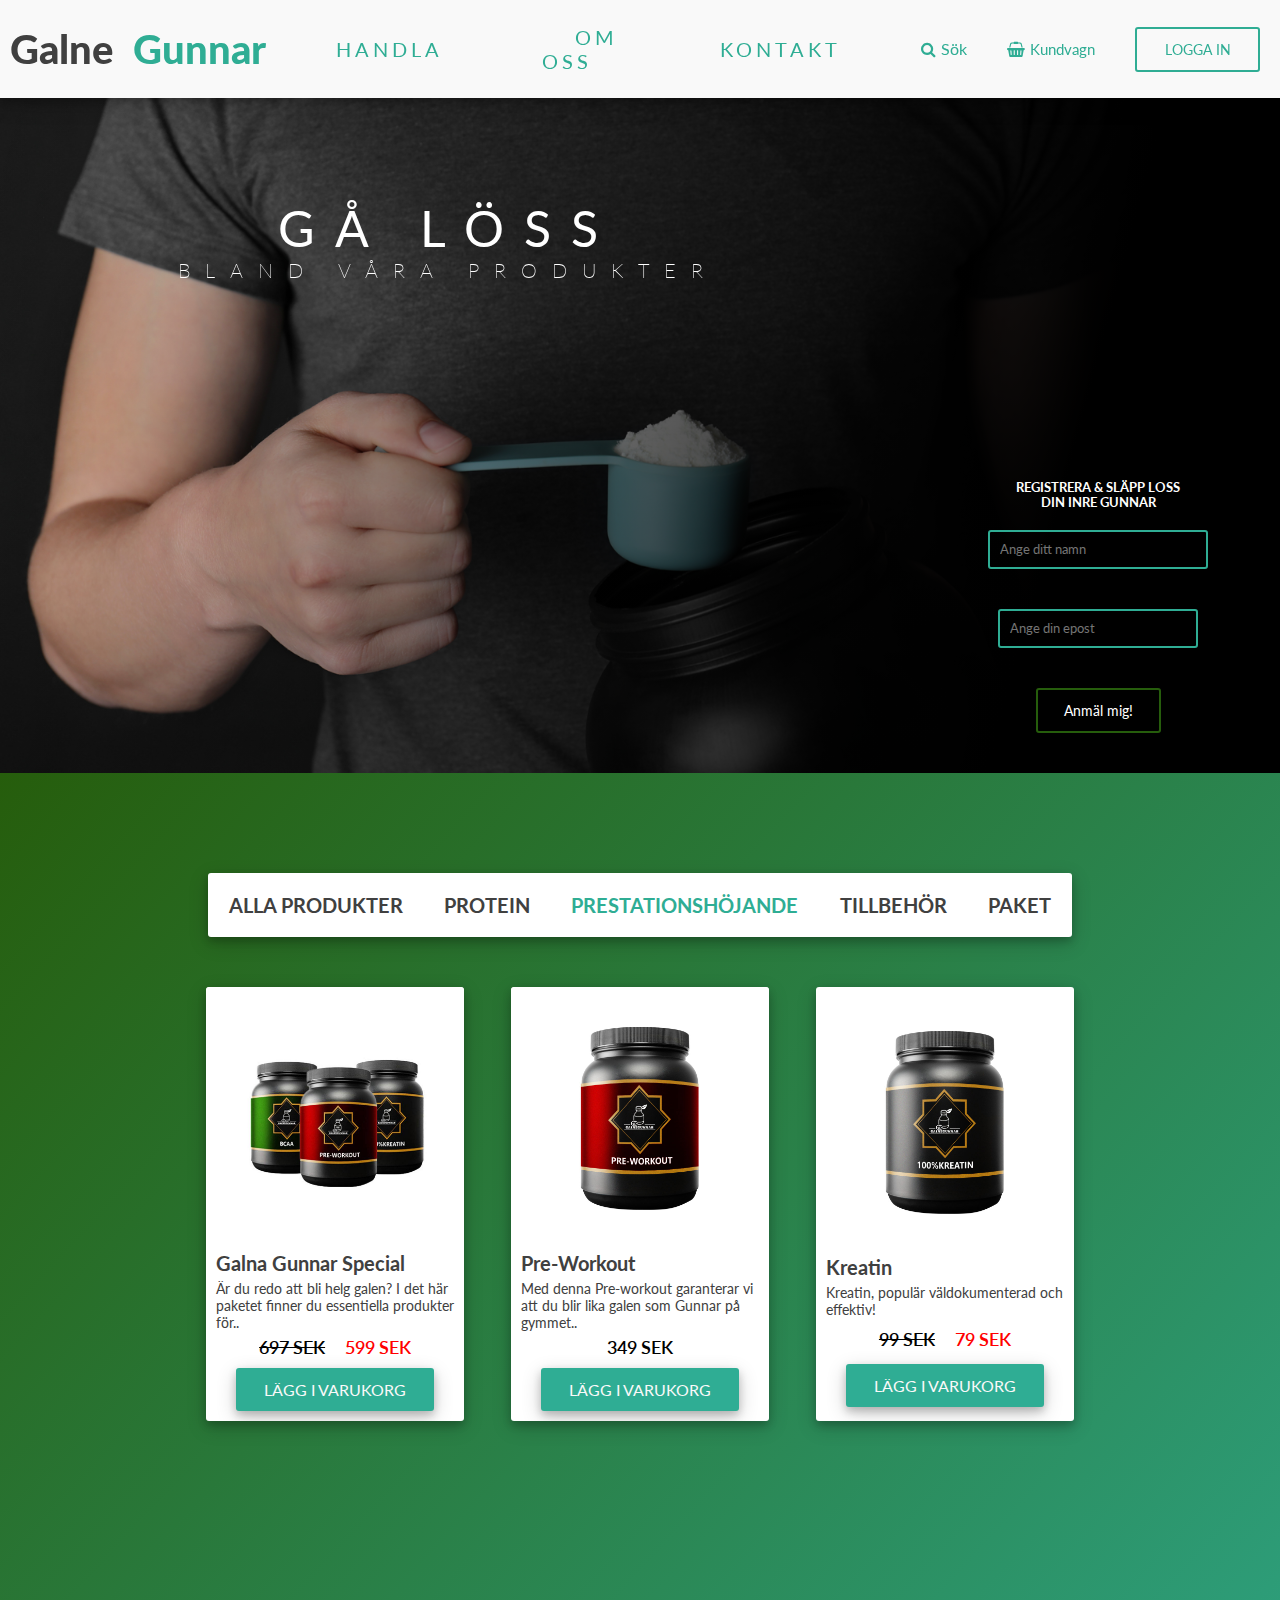
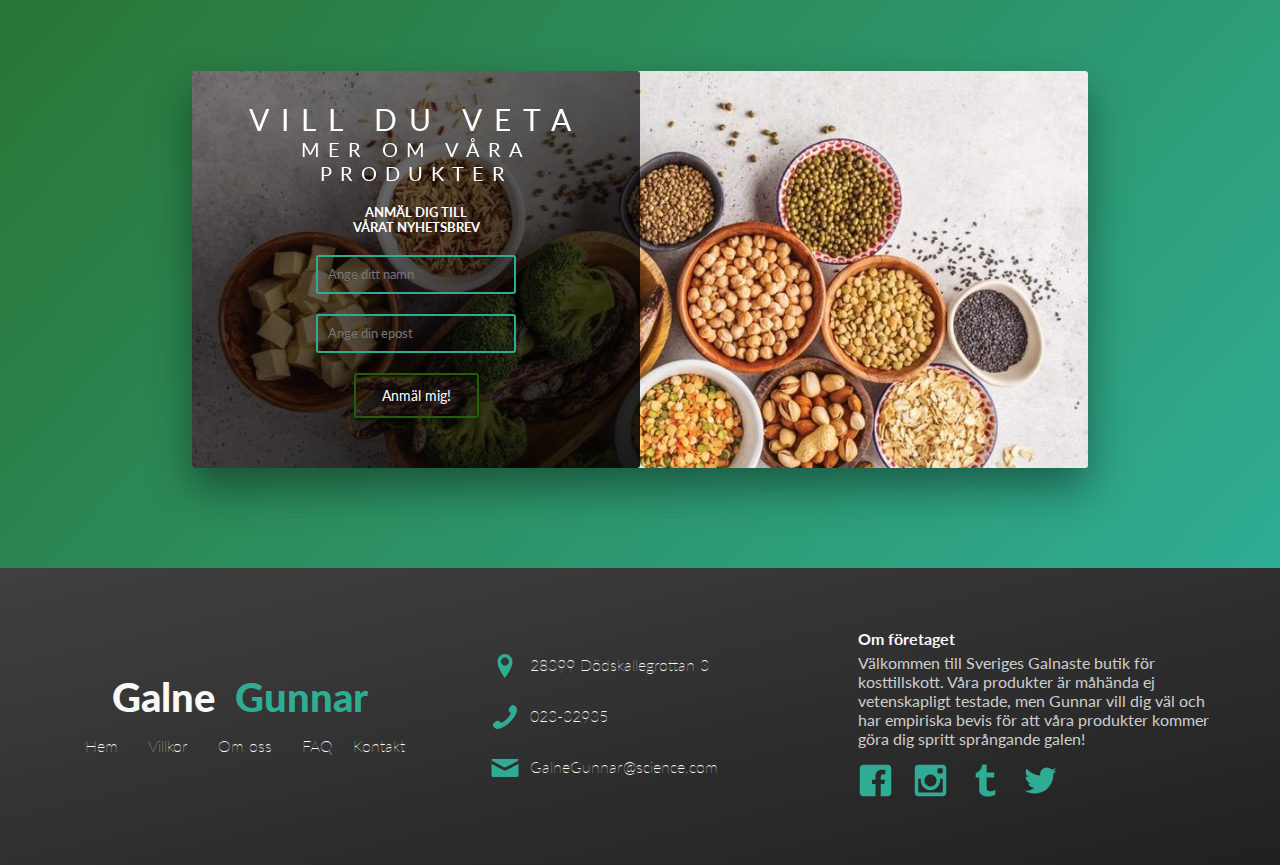
<file: Projektarbete-responsiv/shop-pwo.html>
<!DOCTYPE html>
<html lang="sv">

<head>
    <meta charset="UTF-8">
    <meta name="viewport" content="width=device-width, initial-scale=1.0">
    <meta http-equiv="X-UA-Compatible" content="ie=edge">

    <link href="https://fonts.googleapis.com/css?family=Lato&display=swap" rel="stylesheet">
    <link rel="stylesheet" href="css/index.css">
    <link rel="stylesheet" href="https://cdnjs.cloudflare.com/ajax/libs/font-awesome/4.7.0/css/font-awesome.min.css">

    <title>GalneGunnar</title>
</head>

<body>
    <nav class="navigation">
        <div class="mobile-nav">
            <input type="checkbox" checked>
            <div class="hamburger">
                <span></span>
                <span></span>
                <span></span>
            </div>
            <div class="nav-container">
                <ul class="navigation__list">
                    <a href="index.html">
                        <div class="header-name-container">
                            <h3 class="header-tertiary header-tertiarty--white--bold header-color-grey">Galne</h3>
                            <h3 class="header-tertiary header-tertiarty--white--bold header-color-primary">Gunnar</h3>
                        </div>
                    </a>
                    <li class="navigation__link">
                        <a class="navigation__link" href="shop.html">Handla
                        </a></li>
                                  
                    <li class="navigation__link">
                        <a class="navigation__link" href="about.html">Om oss
                        </a></li>
                                    
                    <li class="navigation__link">
                        <a class="navigation__link" href="#footer">Kontakt
                        </a></li>
                    <div class="navigation-hidden-container">
                        <ul class="navigation__link-hidden">
                            <a href="shop.html#shop">
                                <li class="navigation__link-hidden navigation__link">Alla Produkter</li>
                            </a>
                            <a href="shop-protein.html#store">
                                <li class="navigation__link-hidden navigation__link">Protein</li>
                            </a>
                            <a href="shop-pwo.html#store">
                                <li class="navigation__link-hidden navigation__link">Prestationshöjande</li>
                            </a>
                            <a href="shop-accessories.html#store">
                                <li class="navigation__link-hidden navigation__link">Tillbehör</li>
                            </a>
                            <a href="shop-packages.html#store">
                                <li class="navigation__link-hidden navigation__link">Paket</li>
                            </a>
                        </ul>
                    </div>
                </ul>
                <ul class="icon__list">
                    <li class="icon__link">
                        <a class="icon__nav"><i class="fa fa-search" aria-hidden="true"></i></a>
                        <p class="icon__text">Sök</p>
                    </li>
                    <li class="icon__link">
                        <a class="icon__nav"><i class="fa fa-shopping-basket" aria-hidden="true"></i></a>
                        <a href="#cart" class="icon__text--large">
                            <p class="icon__text">Kundvagn</p>
                        </a>
                    </li>
                    <li class="icon__link">
                        <a href="#" target="_blank" class="btn-login">Logga in</a>
                    </li>
                </ul>
            </div>
        </div>

    </nav>
    <div class="hero-container">
        <div class="hero__img-container">
            <div class="content__hero-container">
                <div class="text-box-">
                    <h1 class="heading-primary">
                        <span class="heading-primary-main">Gå löss</span>
                        <span class="heading-primary-sub">Bland våra produkter</span>
                    </h1>
                </div>
            </div>
            <div class="hero__form-container">

                <form class="form">
                    <h1 class="sign-up-title">Registrera & släpp loss</h1>
                    <h1 class="sign-up-title">din inre Gunnar</h1>
                    <input type="text" class="sign-up-input" placeholder="Ange ditt namn" autofocus>
                    <input type="password" class="sign-up-input" placeholder="Ange din epost">
                    <input type="submit" value="Anmäl mig!" class="sign-up-button">
                </form>
            </div>
        </div>
    </div>

    <div class="content-container" id="store">
        <div class="store-container">
            <div class="store-category-container">
                <ul class="store-category__list">
                    <a href="shop.html#store">
                        <li class="store-category__links">Alla Produkter</li>
                    </a>
                    <a href="shop-protein.html#store">
                        <li class="store-category__links">Protein</li>
                    </a>
                    <a href="shop-pwo.html#store">
                        <li class="store-category__links store-category--green">Prestationshöjande</li>
                    </a>
                    <a href="shop-accessories.html#store">
                        <li class="store-category__links">Tillbehör</li>
                    </a>
                    <a href="shop-packages.html#store">
                        <li class="store-category__links">Paket</li>
                    </a>
                </ul>
            </div>

            <div class="store-card-container">

                <div class="store-card-1">
                    <a href="#store-popup-1"><img src="img/paketstort.jpg" alt="Supplement bottle"
                            class="store-card__img">
                        <h3 class="header-tertiary">Galna Gunnar Special</h3>
                        <p class="primary__paragraph primary__paragraph--small">Är du redo att bli helg galen? I det här
                            paketet finner du
                            essentiella produkter för..</p>
                    </a>
                    <div class="price-container">
                        <p class="paragraph-price pragraph-price--border">697 SEK</p>
                        <p class="paragraph-price parapgraph-price--red">599 SEK</p>
                    </div>
                    <a href="#store-popup-cart-1"><button class="btn-shop">lägg i varukorg</button></a>
                </div>

                <div class="store-card-2">
                    <a href="#store-popup-2"><img src="img/pwo.jpg" alt="Supplement bottle" class="store-card__img">
                        <h3 class="header-tertiary">Pre-Workout</h3>
                        <p class="primary__paragraph primary__paragraph--small">Med denna Pre-workout garanterar vi att
                            du blir lika galen som
                            Gunnar på gymmet..</p>
                    </a>
                    <div class="price-container">
                        <p class="paragraph-price">349 SEK</p>
                    </div>
                    <a href="#store-popup-cart-2"><button class="btn-shop">lägg i varukorg</button></a>
                </div>

                <div class="store-card-8">
                    <a href="#store-popup-8"><img src="img/kreatin.jpg" alt="Supplement bottle" class="store-card__img">
                        <h3 class="header-tertiary">Kreatin</h3>
                        <p class="primary__paragraph primary__paragraph--small">Kreatin, populär väldokumenterad och
                            effektiv!</p>
                    </a>
                    <div class="price-container">
                        <p class="paragraph-price pragraph-price--border">99 SEK</p>
                        <p class="paragraph-price parapgraph-price--red">79 SEK</p>
                    </div>
                    <a href="#store-popup-cart-8"><button class="btn-shop">lägg i varukorg</button></a>
                </div>
            </div>
        </div>

        <div class="lightbox" id="store-popup-cart-1">
            <div class="store-popup-cart-container-1">
                <img src="img/paketstort.jpg" alt="Stora paketet" class="store-popup__img">
                <a class="close" href="#store">&times;</a>
                <div class="cart__paragraph-container">
                    <h3 class="header-tertiary header-color-grey">Du har lagt till Galne Gunnar Special till din
                        varukorg!
                    </h3>
                    <a href="#store"><button class="btn-shop">till butik</button></a>
                </div>
            </div>
        </div>

        <div class="lightbox" id="store-popup-cart-2">
            <div class="store-popup-cart-container-1">
                <img src="img/pwo.jpg" alt="Gunnars Pre-Workout" class="store-popup__img">
                <a class="close" href="#store">&times;</a>
                <div class="cart__paragraph-container">
                    <h3 class="header-tertiary header-color-grey">Du har lagt till Galne Gunnars Pre-Workout till din
                        varukorg!
                    </h3>
                    <a href="#store"><button class="btn-shop">till butik</button></a>
                </div>
            </div>
        </div>

        <div class="lightbox" id="store-popup-cart-8">
            <div class="store-popup-cart-container-1">
                <img src="img/kreatin.jpg" alt="Galne Gunnars Kreatin" class="store-popup__img">
                <a class="close" href="#store">&times;</a>
                <div class="cart__paragraph-container">
                    <h3 class="header-tertiary header-color-grey">Du har lagt till Galne Gunnars Kreatin till din
                        varukorg!
                    </h3>
                    <a href="#store"><button class="btn-shop">till butik</button></a>
                </div>
            </div>
        </div>


        <div class="lightbox" id="store-popup-1">
            <div class="store-popup-card-1">
                <div class="store-popup__img-container">
                    <img src="img/paketstort.jpg" alt="Supplement bottle" class="store-popup__img">
                </div>

                <div class="store-popup__paragraph-container">
                    <a class="close" href="#store">&times;</a>
                    <h2 class="header-secondary">Galna Gunnar Special</h2>
                    <p class="primary__paragraph">Är du redo att bli helg galen? I det här paketet finner du
                        essentiella produkter för att bli lika galen som Gunnar!</p>

                    <div class="store-popup__select-container">
                        <select class="store-popup-taste store-popup-taste--small">
                            <option class="primary__paragraph" label="BCAA"></option>
                            <option class="primary__paragraph" label="Galna Gröna Äpplen"></option>
                            <option class="primary__paragraph" label="Galna Kosjukan"></option>
                            <option class="primary__paragraph" label="Galen Apelsin"></option>
                            <option class="primary__paragraph" label="Tropikanska Galenskaper"></option>
                        </select>

                        <select class="store-popup-taste store-popup-taste--small">
                            <option class="primary__paragraph" label="Pre-Workout"></option>
                            <option class="primary__paragraph" label="Galna Gröna Äpplen"></option>
                            <option class="primary__paragraph" label="Galna Kosjukan"></option>
                            <option class="primary__paragraph" label="Galen Apelsin"></option>
                            <option class="primary__paragraph" label="Tropikanska Galenskaper"></option>
                        </select>
                    </div>

                    <div class="store-popup-buy-container">
                        <a href="#store-popup-cart-1"><button class="btn-shop">lägg i varukorg</button></a>
                        <p class="paragraph-price pragraph-price--border">697 SEK</p>
                        <p class="paragraph-price parapgraph-price--red">599 SEK</p>
                    </div>
                    <div class="store-popup__more-container">
                        <button class="btn-shop-more1">Beskrivning <svg class="store-chevron__icon">
                                <use xlink:href="img/sprite.svg#icon-chevron-thin-right"></use>
                            </svg></button>
                        <div class="shop-show-more1">
                            <p class="primary__paragraph">Galne Gunnars nya Kasein formula utlovar gainz utan
                                dess like, detta kombinerat med en helt tokig smak av galna äpplen!
                                Produkten räknas ej som livsmedel och är ej godkänd för tävlingar inom idrott. Spår
                                av
                                nötter, kräldjur, plast och "allmänna kemikalier" kan förekomma.
                            </p>
                        </div>

                        <button class="btn-shop-more2">Detaljer<svg class="store-chevron__icon">
                                <use xlink:href="img/sprite.svg#icon-chevron-thin-right"></use>
                            </svg></button>
                        <div class="shop-show-more2">
                            <h3 class="header-tertiary">Produktinnehåll</h3>
                            <p class="primary__paragraph">500g, ca 35 portioner</p>
                            <h3 class="header-tertiary">Användning</h3>
                            <p class="primary__paragraph">1 skopa (ca 15gram) blandas med 3-4 dl vatten</p>
                            <h3 class="header-tertiary">Innehåll (portion)</h3>
                            <p class="primary__paragraph">Kråkägg 3g, ramslök 4g, torkad kvarg 8g.</p>
                            <h3 class="header-tertiary">Varning</h3>
                            <p class="primary__paragraph">Bör ej brukas av människor, vanliga bieffekter
                                som mutationer, hjärtklapningar, magsjuka och dålig karaktär.
                            </p>
                        </div>
                        <h3 class="header-tertiary">Recensioner</h3>
                        <div class="store-popup__star-container">
                            <svg class="store-star__icon">
                                <use xlink:href="img/sprite.svg#icon-star"></use>
                            </svg>
                            <svg class="store-star__icon">
                                <use xlink:href="img/sprite.svg#icon-star"></use>
                            </svg>
                            <svg class="store-star__icon">
                                <use xlink:href="img/sprite.svg#icon-star"></use>
                            </svg>
                            <svg class="store-star__icon">
                                <use xlink:href="img/sprite.svg#icon-star"></use>
                            </svg>
                            <svg class="store-star__icon store-star__icon--grey">
                                <use xlink:href="img/sprite.svg#icon-star"></use>
                            </svg>
                        </div>
                        <p class="store-popup-review-container">
                            <p class="primary__paragraph primary__paragraph--black">Erik</p>
                            <div class="store-popup__star-container">
                                <svg class="store-star__icon">
                                    <use xlink:href="img/sprite.svg#icon-star"></use>
                                </svg>
                                <svg class="store-star__icon">
                                    <use xlink:href="img/sprite.svg#icon-star"></use>
                                </svg>
                                <svg class="store-star__icon">
                                    <use xlink:href="img/sprite.svg#icon-star"></use>
                                </svg>
                                <svg class="store-star__icon">
                                    <use xlink:href="img/sprite.svg#icon-star"></use>
                                </svg>
                                <svg class="store-star__icon">
                                    <use xlink:href="img/sprite.svg#icon-star"></use>
                                </svg>
                            </div>
                            <p class="primary__paragraph">Blir helt galen av smaken, tack Gunnar!</p>
                        </p>

                        <div class="store-popup-review-container">
                            <p class="primary__paragraph primary__paragraph--black">Conny</p>
                            <div class="store-popup__star-container">
                                <svg class="store-star__icon">
                                    <use xlink:href="img/sprite.svg#icon-star"></use>
                                </svg>
                                <svg class="store-star__icon">
                                    <use xlink:href="img/sprite.svg#icon-star"></use>
                                </svg>
                                <svg class="store-star__icon">
                                    <use xlink:href="img/sprite.svg#icon-star"></use>
                                </svg>
                                <svg class="store-star__icon store-star__icon--grey">
                                    <use xlink:href="img/sprite.svg#icon-star"></use>
                                </svg>
                                <svg class="store-star__icon store-star__icon--grey">
                                    <use xlink:href="img/sprite.svg#icon-star"></use>
                                </svg>
                            </div>
                            <p class="primary__paragraph">Blev redigt dålig i magen, men gott vare!</p>
                        </div>
                    </div>
                </div>
            </div>
        </div>

        <div class="lightbox" id="store-popup-2">
            <div class="store-popup-card-1">
                <div class="store-popup__img-container">
                    <img src="img/pwo.jpg" alt="Supplement bottle" class="store-popup__img">
                </div>

                <div class="store-popup__paragraph-container">
                    <a class="close" href="#store">&times;</a>
                    <h2 class="header-secondary">Pre-Workout</h2>
                    <p class="primary__paragraph">Med denna Pre-workout garanterar vi att du blir lika galen som
                        Gunnar på gymmet.. Brukas på egen risk!</p>

                    <div class="store-popup__select-container">
                        <select class="store-popup-taste">
                            <option class="primary__paragraph" label="Välj smak.."></option>
                            <option class="primary__paragraph" label="Galna Gröna Äpplen"></option>
                            <option class="primary__paragraph" label="Galna Kosjukan"></option>
                            <option class="primary__paragraph" label="Galen Apelsin"></option>
                            <option class="primary__paragraph" label="Tropikanska Galenskaper"></option>
                        </select>
                    </div>

                    <div class="store-popup-buy-container">
                        <a href="#store-popup-cart-2"><button class="btn-shop">lägg i varukorg</button></a>
                        <p class="paragraph-price">349 SEK</p>
                    </div>

                    <div class="store-popup__more-container">
                        <button class="btn-shop-more1">Beskrivning <svg class="store-chevron__icon">
                                <use xlink:href="img/sprite.svg#icon-chevron-thin-right"></use>
                            </svg></button>
                        <div class="shop-show-more1">
                            <p class="primary__paragraph">Galne Gunnars nya Kasein formula utlovar gainz utan
                                dess like, detta kombinerat med en helt tokig smak av galna äpplen!
                                Produkten räknas ej som livsmedel och är ej godkänd för tävlingar inom idrott. Spår
                                av
                                nötter, kräldjur, plast och "allmänna kemikalier" kan förekomma.
                            </p>
                        </div>

                        <button class="btn-shop-more2">Detaljer<svg class="store-chevron__icon">
                                <use xlink:href="img/sprite.svg#icon-chevron-thin-right"></use>
                            </svg></button>
                        <div class="shop-show-more2">
                            <h3 class="header-tertiary">Produktinnehåll</h3>
                            <p class="primary__paragraph">500g, ca 35 portioner</p>
                            <h3 class="header-tertiary">Användning</h3>
                            <p class="primary__paragraph">1 skopa (ca 15gram) blandas med 3-4 dl vatten</p>
                            <h3 class="header-tertiary">Innehåll (portion)</h3>
                            <p class="primary__paragraph">Kråkägg 3g, ramslök 4g, torkad kvarg 8g.</p>
                            <h3 class="header-tertiary">Varning</h3>
                            <p class="primary__paragraph">Bör ej brukas av människor, vanliga bieffekter
                                som mutationer, hjärtklapningar, magsjuka och dålig karaktär.
                            </p>
                        </div>
                        <h3 class="header-tertiary">Recensioner</h3>
                        <div class="store-popup__star-container">
                            <svg class="store-star__icon">
                                <use xlink:href="img/sprite.svg#icon-star"></use>
                            </svg>
                            <svg class="store-star__icon">
                                <use xlink:href="img/sprite.svg#icon-star"></use>
                            </svg>
                            <svg class="store-star__icon">
                                <use xlink:href="img/sprite.svg#icon-star"></use>
                            </svg>
                            <svg class="store-star__icon">
                                <use xlink:href="img/sprite.svg#icon-star"></use>
                            </svg>
                            <svg class="store-star__icon store-star__icon--grey">
                                <use xlink:href="img/sprite.svg#icon-star"></use>
                            </svg>
                        </div>
                        <div class="store-popup-review-container">
                            <p class="primary__paragraph primary__paragraph--black">Erik</p>
                            <div class="store-popup__star-container">
                                <svg class="store-star__icon">
                                    <use xlink:href="img/sprite.svg#icon-star"></use>
                                </svg>
                                <svg class="store-star__icon">
                                    <use xlink:href="img/sprite.svg#icon-star"></use>
                                </svg>
                                <svg class="store-star__icon">
                                    <use xlink:href="img/sprite.svg#icon-star"></use>
                                </svg>
                                <svg class="store-star__icon">
                                    <use xlink:href="img/sprite.svg#icon-star"></use>
                                </svg>
                                <svg class="store-star__icon">
                                    <use xlink:href="img/sprite.svg#icon-star"></use>
                                </svg>
                            </div>
                            <p class="primary__paragraph">Blir helt galen av smaken, tack Gunnar!</p>
                        </div>

                        <div class="store-popup-review-container">
                            <p class="primary__paragraph primary__paragraph--black">Conny</p>
                            <div class="store-popup__star-container">
                                <svg class="store-star__icon">
                                    <use xlink:href="img/sprite.svg#icon-star"></use>
                                </svg>
                                <svg class="store-star__icon">
                                    <use xlink:href="img/sprite.svg#icon-star"></use>
                                </svg>
                                <svg class="store-star__icon">
                                    <use xlink:href="img/sprite.svg#icon-star"></use>
                                </svg>
                                <svg class="store-star__icon store-star__icon--grey">
                                    <use xlink:href="img/sprite.svg#icon-star"></use>
                                </svg>
                                <svg class="store-star__icon store-star__icon--grey">
                                    <use xlink:href="img/sprite.svg#icon-star"></use>
                                </svg>
                            </div>
                            <p class="primary__paragraph">Blev redigt dålig i magen, men gott vare!</p>
                        </div>
                    </div>
                </div>
            </div>
        </div>

        <div class="lightbox" id="store-popup-8">
            <div class="store-popup-card-1">
                <div class="store-popup__img-container">
                    <img src="img/kreatin.jpg" alt="Supplement bottle" class="store-popup__img">
                </div>

                <div class="store-popup__paragraph-container">
                    <a class="close" href="#store">&times;</a>
                    <h2 class="header-secondary">Kreatin</h2>
                    <p class="primary__paragraph">Kreatin, populär väldokumenterad och effektiv!</p>

                    <div class="store-popup-buy-container">
                        <a href="#store-popup-cart-8"><button class="btn-shop">lägg i varukorg</button></a>
                        <p class="paragraph-price pragraph-price--border">99 SEK</p>
                        <p class="paragraph-price parapgraph-price--red">79 SEK</p>
                    </div>

                    <div class="store-popup__more-container">
                        <button class="btn-shop-more1">Beskrivning <svg class="store-chevron__icon">
                                <use xlink:href="img/sprite.svg#icon-chevron-thin-right"></use>
                            </svg></button>
                        <div class="shop-show-more1">
                            <p class="primary__paragraph">Galne Gunnars nya Kasein formula utlovar gainz utan
                                dess like, detta kombinerat med en helt tokig smak av galna äpplen!
                                Produkten räknas ej som livsmedel och är ej godkänd för tävlingar inom idrott. Spår
                                av
                                nötter, kräldjur, plast och "allmänna kemikalier" kan förekomma.
                            </p>
                        </div>

                        <button class="btn-shop-more2">Detaljer<svg class="store-chevron__icon">
                                <use xlink:href="img/sprite.svg#icon-chevron-thin-right"></use>
                            </svg></button>
                        <div class="shop-show-more2">
                            <h3 class="header-tertiary">Produktinnehåll</h3>
                            <p class="primary__paragraph">500g, ca 35 portioner</p>
                            <h3 class="header-tertiary">Användning</h3>
                            <p class="primary__paragraph">1 skopa (ca 15gram) blandas med 3-4 dl vatten</p>
                            <h3 class="header-tertiary">Innehåll (portion)</h3>
                            <p class="primary__paragraph">Kråkägg 3g, ramslök 4g, torkad kvarg 8g.</p>
                            <h3 class="header-tertiary">Varning</h3>
                            <p class="primary__paragraph">Bör ej brukas av människor, vanliga bieffekter
                                som mutationer, hjärtklapningar, magsjuka och dålig karaktär.
                            </p>
                        </div>
                        <h3 class="header-tertiary">Recensioner</h3>
                        <div class="store-popup__star-container">
                            <svg class="store-star__icon">
                                <use xlink:href="img/sprite.svg#icon-star"></use>
                            </svg>
                            <svg class="store-star__icon">
                                <use xlink:href="img/sprite.svg#icon-star"></use>
                            </svg>
                            <svg class="store-star__icon">
                                <use xlink:href="img/sprite.svg#icon-star"></use>
                            </svg>
                            <svg class="store-star__icon">
                                <use xlink:href="img/sprite.svg#icon-star"></use>
                            </svg>
                            <svg class="store-star__icon store-star__icon--grey">
                                <use xlink:href="img/sprite.svg#icon-star"></use>
                            </svg>
                        </div>
                        <div class="store-popup-review-container">
                            <p class="primary__paragraph primary__paragraph--black">Erik</p>
                            <div class="store-popup__star-container">
                                <svg class="store-star__icon">
                                    <use xlink:href="img/sprite.svg#icon-star"></use>
                                </svg>
                                <svg class="store-star__icon">
                                    <use xlink:href="img/sprite.svg#icon-star"></use>
                                </svg>
                                <svg class="store-star__icon">
                                    <use xlink:href="img/sprite.svg#icon-star"></use>
                                </svg>
                                <svg class="store-star__icon">
                                    <use xlink:href="img/sprite.svg#icon-star"></use>
                                </svg>
                                <svg class="store-star__icon">
                                    <use xlink:href="img/sprite.svg#icon-star"></use>
                                </svg>
                            </div>
                            <p class="primary__paragraph">Blir helt galen av smaken, tack Gunnar!</p>
                        </div>

                        <div class="store-popup-review-container">
                            <p class="primary__paragraph primary__paragraph--black">Conny</p>
                            <div class="store-popup__star-container">
                                <svg class="store-star__icon">
                                    <use xlink:href="img/sprite.svg#icon-star"></use>
                                </svg>
                                <svg class="store-star__icon">
                                    <use xlink:href="img/sprite.svg#icon-star"></use>
                                </svg>
                                <svg class="store-star__icon">
                                    <use xlink:href="img/sprite.svg#icon-star"></use>
                                </svg>
                                <svg class="store-star__icon store-star__icon--grey">
                                    <use xlink:href="img/sprite.svg#icon-star"></use>
                                </svg>
                                <svg class="store-star__icon store-star__icon--grey">
                                    <use xlink:href="img/sprite.svg#icon-star"></use>
                                </svg>
                            </div>
                            <p class="primary__paragraph">Blev redigt dålig i magen, men gott vare!</p>
                        </div>
                    </div>
                </div>
            </div>
        </div>



        <div class="newsletter__img-container">
            <div class="content__newsletter-container">
                <div class="text-box-newsletter">
                    <h1 class="heading-primary-newsletter">
                        <span class="heading-primary-main">Vill du veta</span>
                        <span class="heading-primary-sub">mer om våra produkter</span>
                    </h1>
                    <form class="form-newsletter">
                        <h1 class="sign-up-title">Anmäl dig till</h1>
                        <h1 class="sign-up-title">vårat nyhetsbrev</h1>
                        <input type="text" class="sign-up-input" placeholder="Ange ditt namn">
                        <input type="password" class="sign-up-input" placeholder="Ange din epost">
                        <input type="submit" value="Anmäl mig!" class="sign-up-button">
                    </form>
                </div>
            </div>
        </div>

    </div>
    <footer class="footer-container" id="footer">
        <div class="footer-logo-container">
            <div class="footer-logo-name-container">
                <h3 class="header-tertiary header-tertiarty--white--bold">Galne</h3>
                <h3 class="header-tertiary header-tertiarty--white--bold header-color-primary">Gunnar</h3>
            </div>
            <div class="footer-list-container">
                <ul class="footer-logo__list">
                    <li class="footer-logo__link"><a class="footer-logo__link" href="index.html">Hem</a></li>
                    <li class="footer-logo__link">Villkor</li>
                    <li class="footer-logo__link"><a class="footer-logo__link" href="about.html">Om oss</a></li>
                    <li class="footer-logo__link">FAQ</li>
                    <li class="footer-logo__link">Kontakt</li>
                </ul>
            </div>
        </div>

        <div class="footer-location-container">

            <div class="footer__icon-container">
                <svg class="footer__icon-contact">
                    <use xlink:href="img/sprite.svg#icon-location-pin"></use>
                </svg>
                <p class="primary__paragraph primary__paragraph--white--thin">28399 Dödskallegrottan 3</p>
            </div>

            <div class="footer__icon-container">
                <svg class="footer__icon-contact">
                    <use xlink:href="img/sprite.svg#icon-phone"></use>
                </svg>
                <p class="primary__paragraph primary__paragraph--white--thin">023-32935</p>
            </div>

            <div class="footer__icon-container">
                <svg class="footer__icon-contact">
                    <use xlink:href="img/sprite.svg#icon-mail"></use>
                </svg>
                <p class="primary__paragraph primary__paragraph--white--thin">GalneGunnar@science.com</p>
            </div>
        </div>

        <div class="footer-socialmedia-container">
            <p class="primary__paragraph primary__paragraph--white--bold">Om företaget</p>
            <p class="primary__paragraph primary__paragraph--white--light-grey">Välkommen till Sveriges Galnaste butik
                för kosttillskott. Våra produkter är måhända ej vetenskapligt testade, men Gunnar vill dig väl och har
                empiriska bevis för att våra produkter kommer göra dig spritt språngande galen!</p>
            <div class="footer-socialmedia-icons">
                <a href="https://validator.w3.org/nu/?doc=https://users.du.se/~h19gusod/Projektarbete-responsiv/"
                    target="_blank"><svg class="footer__icon">
                        <use xlink:href="img/sprite.svg#icon-facebook"></use>
                    </svg></a>
                <a href="https://jigsaw.w3.org/css-validator/validator?uri=users.du.se/~h19gusod/Projektarbete-responsiv/"
                    target="_blank"><svg class="footer__icon">
                        <use xlink:href="img/sprite.svg#icon-instagram"></use>
                    </svg></a>
                <svg class="footer__icon">
                    <use xlink:href="img/sprite.svg#icon-tumblr"></use>
                </svg>
                <svg class="footer__icon">
                    <use xlink:href="img/sprite.svg#icon-twitter"></use>
                </svg>

            </div>
        </div>
            </footer>
        

            <div class="lightbox" id="cart">
                <div class="cart-container">
                    <div class="cart-wrapper">
                        <div class="cart-close-container">
                            <a class="close" href="#">&times;</a>
                        </div>
        
                        <div class="cart-product-specifics-container">
                            <h3 class="header-tertiary">Produkt</h3>
                            <h3 class="header-tertiary">Pris</h3>
                            <h3 class="header-tertiary">Antal</h3>
                            <h3 class="header-tertiary">Total</h3>
                        </div>
        
                        <div class="cart-product-row">
                            <div class="cart-product-title">
                                <p class="primary__paragraph paragraph--margin-zero">EAA</p>
                            </div>
                            <img src="img/EAA.jpg" alt="Galne Gunnar EAA" class="cart-product__img">
                            <div class="price-container price-container--column">
                                <p class="paragraph-price pragraph-price--border paragraph--margin-zero">299 SEK</p>
                                <p class="paragraph-price parapgraph-price--red paragraph--margin-zero">249 SEK</p>
                            </div>
                            <div class="paragraph-price paragraph--margin-zero">2</div>
                            <p class="paragraph-price paragraph--margin-zero">498 SEK</p>
                        </div>
        
                        <div class="cart-product-row">
                            <div class="cart-product-title">
                                <p class="primary__paragraph paragraph--margin-zero">G.G Special</p>
                            </div>
                            <img src="img/paketstort.jpg" alt="Galne Gunnar Special" class="cart-product__img">
                            <div class="price-container price-container--column">
                                <p class="paragraph-price pragraph-price--border paragraph--margin-zero">697 SEK</p>
                                <p class="paragraph-price parapgraph-price--red paragraph--margin-zero">599 SEK</p>
                            </div>
                            <div class="paragraph-price paragraph--margin-zero">1</div>
                            <p class="paragraph-price paragraph--margin-zero">599 SEK</p>
                        </div>
        
                        <div class="cart-product-row cart-product-row--margin">
                            <h3 class="header-tertiary">Summa</h3>
                            <p class="paragraph-price paragraph--margin-zero">1097 SEK</p>
                        </div>
        
                        <div class="cart-product-row">
                            <h3 class="header-tertiary">Frakt</h3>
                            <p class="paragraph-price paragraph--margin-zero">49 SEK</p>
                        </div>
        
                        <div class="cart-product-row">
                            <h3 class="header-tertiary">Totalt</h3>
                            <p class="paragraph-price paragraph--margin-zero">1146 SEK</p>
                        </div>
        
                        <div class="btn__paragraph-cart-container">
                            <button class="btn-shop paragraph--margin-zero">Slutför köp!</button>
                            <p class="primary__paragraph--small primary__paragraph--small--margin">Genom att klicka på "Slutför
                                köp" godkänner jag Galne Gunnars Galna Användarvillkor och bekräftar att jag har läst Galne
                                Gunnars Galna dataskyddspolicy.</p>
                        </div>
                    </div>
        
                </div>
            </div>
        
        
    



</body>

</html>
</file>
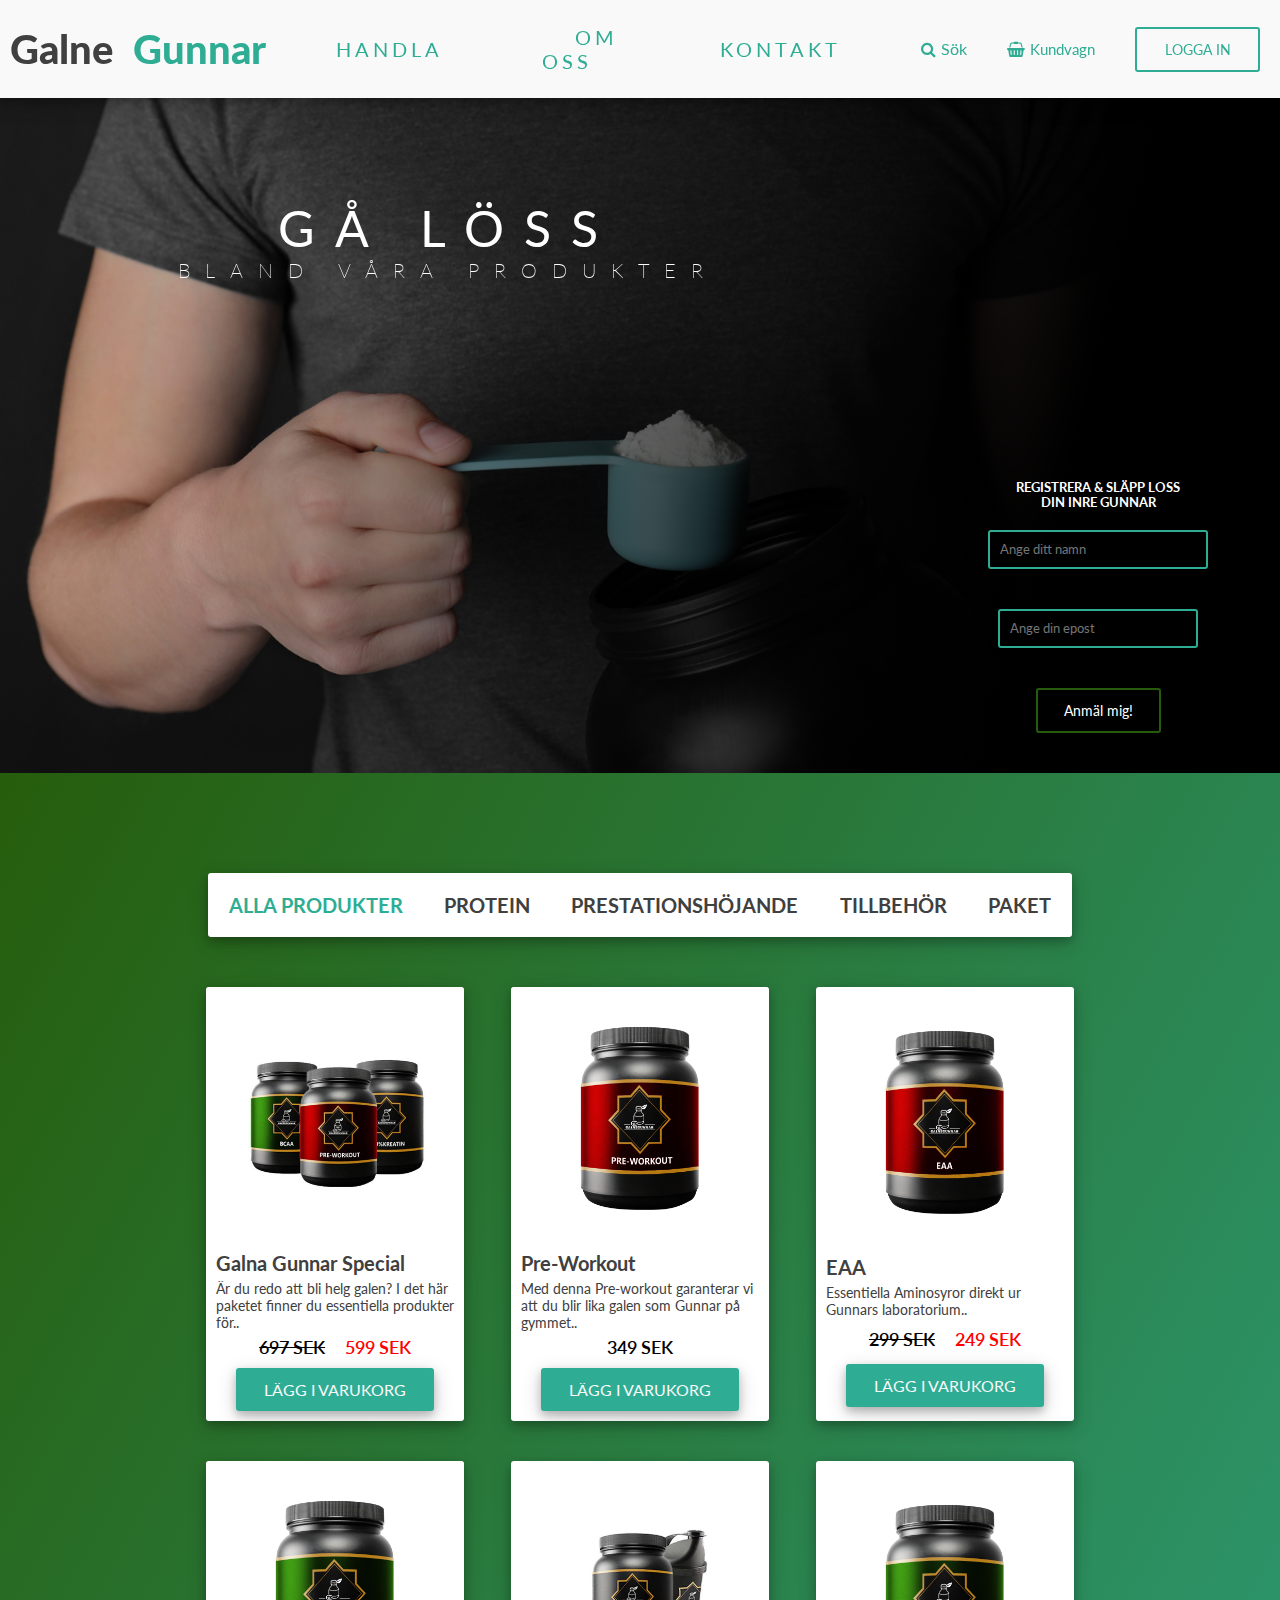
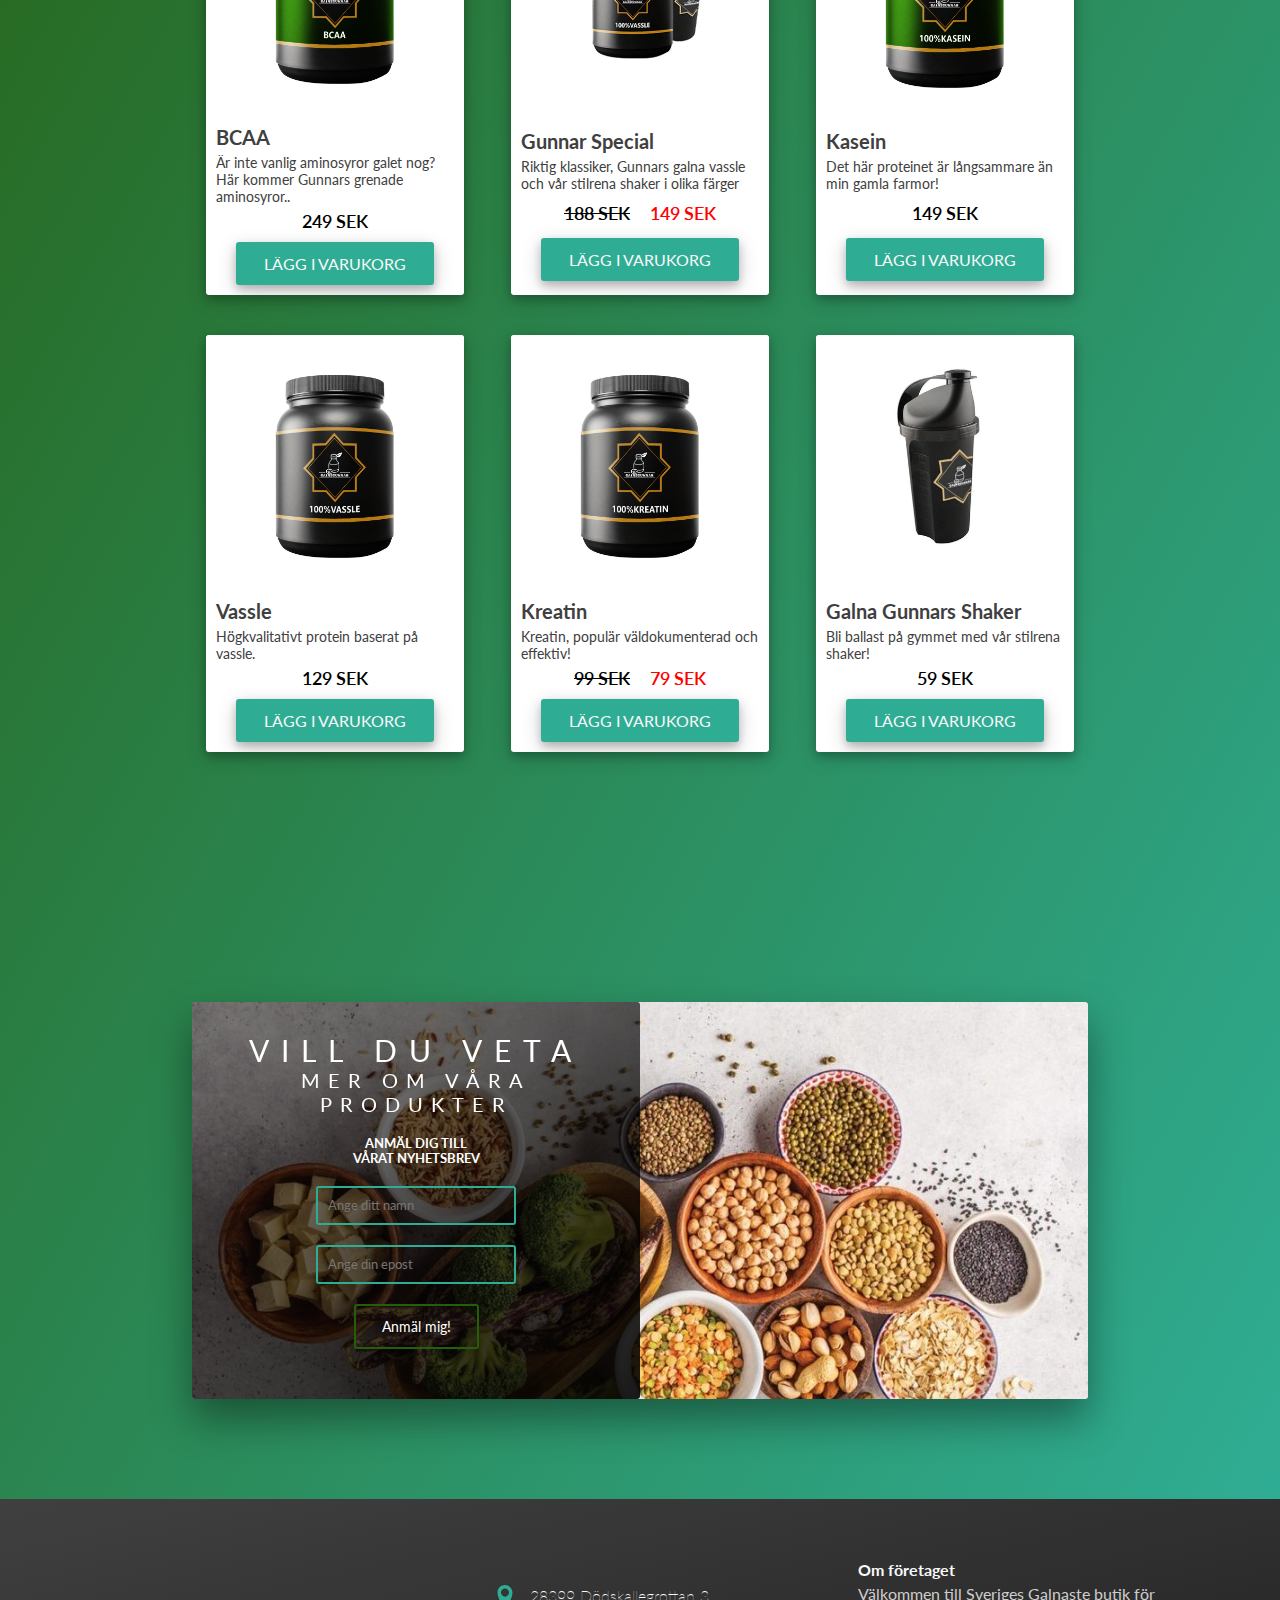
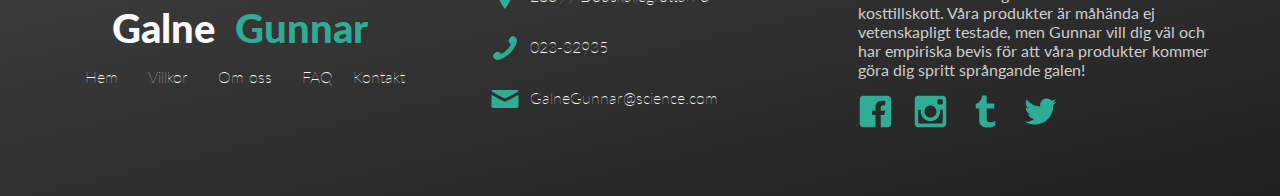
<file: Projektarbete-responsiv/shop.html>
<!DOCTYPE html>
<html lang="sv">

<head>
    <meta charset="UTF-8">
    <meta name="viewport" content="width=device-width, initial-scale=1.0">
    <meta http-equiv="X-UA-Compatible" content="ie=edge">

    <link href="https://fonts.googleapis.com/css?family=Lato&display=swap" rel="stylesheet">
    <link rel="stylesheet" href="css/index.css">
    <link rel="stylesheet" href="https://cdnjs.cloudflare.com/ajax/libs/font-awesome/4.7.0/css/font-awesome.min.css">

    <title>GalneGunnar</title>
</head>

<body>
    <nav class="navigation">
        <div class="mobile-nav">
            <input type="checkbox" checked>
            <div class="hamburger">
                <span></span>
                <span></span>
                <span></span>
            </div>
            <div class="nav-container">
                <ul class="navigation__list">
                    <li class="navigation_link">
                        <a href="index.html">
                            <div class="header-name-container">
                                <h3 class="header-tertiary header-tertiarty--white--bold header-color-grey">Galne</h3>
                                <h3 class="header-tertiary header-tertiarty--white--bold header-color-primary">Gunnar
                                </h3>
                            </div>
                        </a>
                    </li>
                    <li class="navigation__link">
                        <a class="navigation__link" href="shop.html">Handla
                        </a></li>
                                  
                    <li class="navigation__link">
                        <a class="navigation__link" href="about.html">Om oss
                        </a></li>
                                    
                    <li class="navigation__link">
                        <a class="navigation__link" href="#footer">Kontakt
                        </a></li>

                    <div class="navigation-hidden-container">
                        <ul class="navigation__link-hidden">
                            <a href="shop.html#shop">
                                <li class="navigation__link-hidden navigation__link">Alla Produkter</li>
                            </a>
                            <a href="shop-protein.html#store">
                                <li class="navigation__link-hidden navigation__link">Protein</li>
                            </a>
                            <a href="shop-pwo.html#store">
                                <li class="navigation__link-hidden navigation__link">Prestationshöjande</li>
                            </a>
                            <a href="shop-accessories.html#store">
                                <li class="navigation__link-hidden navigation__link">Tillbehör</li>
                            </a>
                            <a href="shop-packages.html#store">
                                <li class="navigation__link-hidden navigation__link">Paket</li>
                            </a>
                        </ul>
                    </div>
                </ul>
                <ul class="icon__list">
                    <li class="icon__link">
                        <a class="icon__nav"><i class="fa fa-search" aria-hidden="true"></i></a>
                        <p class="icon__text">Sök</p>
                    </li>
                    <li class="icon__link">
                        <a class="icon__nav"><i class="fa fa-shopping-basket" aria-hidden="true"></i></a>
                        <a href="#cart" class="icon__text--large">
                            <p class="icon__text">Kundvagn</p>
                        </a>
                    </li>
                    <li class="icon__link">
                        <a href="#" target="_blank" class="btn-login">Logga in</a>
                    </li>
                </ul>
            </div>
        </div>

    </nav>

    <div class="hero-container">
        <div class="hero__img-container">
            <div class="content__hero-container">
                <div class="text-box-">
                    <h1 class="heading-primary">
                        <span class="heading-primary-main">Gå löss</span>
                        <span class="heading-primary-sub">Bland våra produkter</span>
                    </h1>
                </div>
            </div>
            <div class="hero__form-container">

                <form class="form">
                    <h1 class="sign-up-title">Registrera & släpp loss</h1>
                    <h1 class="sign-up-title">din inre Gunnar</h1>
                    <input type="text" class="sign-up-input" placeholder="Ange ditt namn" autofocus>
                    <input type="password" class="sign-up-input" placeholder="Ange din epost">
                    <input type="submit" value="Anmäl mig!" class="sign-up-button">
                </form>
            </div>
        </div>
    </div>

    <div class="content-container" id="store">
        <div class="store-container">
            <div class="store-category-container">

                <ul class="store-category__list">
                    <a href="shop.html#store">
                        <li class="store-category__links store-category--green">Alla Produkter</li>
                    </a>
                    <a href="shop-protein.html#store">
                        <li class="store-category__links">Protein</li>
                    </a>
                    <a href="shop-pwo.html#store">
                        <li class="store-category__links">Prestationshöjande</li>
                    </a>
                    <a href="shop-accessories.html#store">
                        <li class="store-category__links">Tillbehör</li>
                    </a>
                    <a href="shop-packages.html#store">
                        <li class="store-category__links">Paket</li>
                    </a>
                </ul>
            </div>

            <div class="store-card-container">

                <div class="store-card-1">
                    <a href="#store-popup-1"><img src="img/paketstort.jpg" alt="Supplement bottle"
                            class="store-card__img">
                        <h3 class="header-tertiary">Galna Gunnar Special</h3>
                        <p class="primary__paragraph primary__paragraph--small">Är du redo att bli helg galen? I det här
                            paketet finner du
                            essentiella produkter för..</p>
                    </a>
                    <div class="price-container">
                        <p class="paragraph-price pragraph-price--border">697 SEK</p>
                        <p class="paragraph-price parapgraph-price--red">599 SEK</p>
                    </div>
                    <a href="#store-popup-cart-1"><button class="btn-shop">lägg i varukorg</button></a>
                </div>

                <div class="store-card-2">
                    <a href="#store-popup-2"><img src="img/pwo.jpg" alt="Supplement bottle" class="store-card__img">
                        <h3 class="header-tertiary">Pre-Workout</h3>
                        <p class="primary__paragraph primary__paragraph--small">Med denna Pre-workout garanterar vi att
                            du blir lika galen som
                            Gunnar på gymmet..</p>
                    </a>
                    <div class="price-container">
                        <p class="paragraph-price">349 SEK</p>
                    </div>
                    <a href="#store-popup-cart-2"><button class="btn-shop">lägg i varukorg</button></a>
                </div>

                <div class="store-card-3">
                    <a href="#store-popup-3"><img src="img/EAA.jpg" alt="Supplement bottle" class="store-card__img">
                        <h3 class="header-tertiary">EAA</h3>
                        <p class="primary__paragraph primary__paragraph--small">Essentiella Aminosyror direkt ur Gunnars
                            laboratorium..</p>
                    </a>
                    <div class="price-container">
                        <p class="paragraph-price pragraph-price--border">299 SEK</p>
                        <p class="paragraph-price parapgraph-price--red">249 SEK</p>
                    </div>
                    <a href="#store-popup-cart-3"><button class="btn-shop">lägg i varukorg</button></a>
                </div>

                <div class="store-card-4">
                    <a href="#store-popup-4"><img src="img/BCAA.jpg" alt="Supplement bottle" class="store-card__img">
                        <h3 class="header-tertiary">BCAA</h3>
                        <p class="primary__paragraph primary__paragraph--small">Är inte vanlig aminosyror galet nog? Här
                            kommer Gunnars
                            grenade aminosyror..</p>
                    </a>
                    <div class="price-container">
                        <p class="paragraph-price">249 SEK</p>
                    </div>
                    <a href="#store-popup-cart-4"><button class="btn-shop">lägg i varukorg</button></a>
                </div>

                <div class="store-card-5">
                    <a href="#store-popup-5"><img src="img/paketlitet.jpg" alt="Supplement bottle"
                            class="store-card__img">
                        <h3 class="header-tertiary">Gunnar Special</h3>
                        <p class="primary__paragraph primary__paragraph--small">Riktig klassiker, Gunnars galna vassle
                            och vår stilrena
                            shaker i olika färger</p>
                    </a>
                    <div class="price-container">
                        <p class="paragraph-price pragraph-price--border">188 SEK</p>
                        <p class="paragraph-price parapgraph-price--red">149 SEK</p>
                    </div>
                    <a href="#store-popup-cart-5"><button class="btn-shop">lägg i varukorg</button></a>
                </div>

                <div class="store-card-6">
                    <a href="#store-popup-6"><img src="img/kasein.jpg" alt="Supplement bottle" class="store-card__img">
                        <h3 class="header-tertiary">Kasein</h3>
                        <p class="primary__paragraph primary__paragraph--small">Det här proteinet är långsammare än min
                            gamla farmor!</p>
                    </a>
                    <div class="price-container">
                        <p class="paragraph-price">149 SEK</p>
                    </div>
                    <a href="#store-popup-cart-6"><button class="btn-shop">lägg i varukorg</button></a>
                </div>

                <div class="store-card-7">
                    <a href="#store-popup-7"><img src="img/vassle.jpg" alt="Supplement bottle" class="store-card__img">
                        <h3 class="header-tertiary">Vassle</h3>
                        <p class="primary__paragraph primary__paragraph--small">Högkvalitativt protein baserat på
                            vassle.</p>
                    </a>
                    <div class="price-container">
                        <p class="paragraph-price">129 SEK</p>
                    </div>
                    <a href="#store-popup-cart-7"><button class="btn-shop">lägg i varukorg</button></a>
                </div>

                <div class="store-card-8">
                    <a href="#store-popup-8"><img src="img/kreatin.jpg" alt="Supplement bottle" class="store-card__img">
                        <h3 class="header-tertiary">Kreatin</h3>
                        <p class="primary__paragraph primary__paragraph--small">Kreatin, populär väldokumenterad och
                            effektiv!</p>
                    </a>
                    <div class="price-container">
                        <p class="paragraph-price pragraph-price--border">99 SEK</p>
                        <p class="paragraph-price parapgraph-price--red">79 SEK</p>
                    </div>
                    <a href="#store-popup-cart-8"><button class="btn-shop">lägg i varukorg</button></a>
                </div>

                <div class="store-card-9">
                    <a href="#store-popup-9"><img src="img/shaker.jpg" alt="Supplement bottle" class="store-card__img">
                        <h3 class="header-tertiary">Galna Gunnars Shaker</h3>
                        <p class="primary__paragraph primary__paragraph--small">Bli ballast på gymmet med vår stilrena
                            shaker!</p>
                    </a>
                    <div class="price-container">
                        <p class="paragraph-price">59 SEK</p>
                    </div>
                    <a href="#store-popup-cart-9"><button class="btn-shop">lägg i varukorg</button></a>
                </div>
            </div>
        </div>

        <div class="lightbox" id="store-popup-cart-1">
            <div class="store-popup-cart-container-1">
                <img src="img/paketstort.jpg" alt="Stora paketet" class="store-popup__img">
                <a class="close" href="#store">&times;</a>
                <div class="cart__paragraph-container">
                    <h3 class="header-tertiary header-color-grey">Du har lagt till Galne Gunnar Special till din
                        varukorg!
                    </h3>
                    <a href="#store"><button class="btn-shop">till butik</button></a>
                </div>
            </div>
        </div>

        <div class="lightbox" id="store-popup-cart-2">
            <div class="store-popup-cart-container-1">
                <img src="img/pwo.jpg" alt="Gunnars Pre-Workout" class="store-popup__img">
                <a class="close" href="#store">&times;</a>
                <div class="cart__paragraph-container">
                    <h3 class="header-tertiary header-color-grey">Du har lagt till Galne Gunnars Pre-Workout till din
                        varukorg!
                    </h3>
                    <a href="#store"><button class="btn-shop">till butik</button></a>
                </div>
            </div>
        </div>

        <div class="lightbox" id="store-popup-cart-3">
            <div class="store-popup-cart-container-1">
                <img src="img/EAA.jpg" alt="Galne Gunnars EAA" class="store-popup__img">
                <a class="close" href="#store">&times;</a>
                <div class="cart__paragraph-container">
                    <h3 class="header-tertiary header-color-grey">Du har lagt till Galne Gunnars EAA till din varukorg!
                    </h3>
                    <a href="#store"><button class="btn-shop">till butik</button></a>
                </div>
            </div>
        </div>

        <div class="lightbox" id="store-popup-cart-4">
            <div class="store-popup-cart-container-1">
                <img src="img/BCAA.jpg" alt="Galne Gunnars BCAA" class="store-popup__img">
                <a class="close" href="#store">&times;</a>
                <div class="cart__paragraph-container">
                    <h3 class="header-tertiary header-color-grey">Du har lagt till Galne Gunnars BCAA till din varukorg!
                    </h3>
                    <a href="#store"><button class="btn-shop">till butik</button></a>
                </div>
            </div>
        </div>

        <div class="lightbox" id="store-popup-cart-5">
            <div class="store-popup-cart-container-1">
                <img src="img/paketlitet.jpg" alt="Gunnar Special" class="store-popup__img">
                <a class="close" href="#store">&times;</a>
                <div class="cart__paragraph-container">
                    <h3 class="header-tertiary header-color-grey">Du har lagt till Gunnars Special till din varukorg!
                    </h3>
                    <a href="#store"><button class="btn-shop">till butik</button></a>
                </div>
            </div>
        </div>

        <div class="lightbox" id="store-popup-cart-6">
            <div class="store-popup-cart-container-1">
                <img src="img/kasein.jpg" alt="Galne Gunnars Kasein" class="store-popup__img">
                <a class="close" href="#store">&times;</a>
                <div class="cart__paragraph-container">
                    <h3 class="header-tertiary header-color-grey">Du har lagt till Galne Gunnars Kasein till din
                        varukorg!
                    </h3>
                    <a href="#store"><button class="btn-shop">till butik</button></a>
                </div>
            </div>
        </div>

        <div class="lightbox" id="store-popup-cart-7">
            <div class="store-popup-cart-container-1">
                <img src="img/vassle.jpg" alt="Galne Gunnars Vassle" class="store-popup__img">
                <a class="close" href="#store">&times;</a>
                <div class="cart__paragraph-container">
                    <h3 class="header-tertiary header-color-grey">Du har lagt till Galne Gunnars Vassle till din
                        varukorg!
                    </h3>
                    <a href="#store"><button class="btn-shop">till butik</button></a>
                </div>
            </div>
        </div>

        <div class="lightbox" id="store-popup-cart-8">
            <div class="store-popup-cart-container-1">
                <img src="img/kreatin.jpg" alt="Galne Gunnars Kreatin" class="store-popup__img">
                <a class="close" href="#store">&times;</a>
                <div class="cart__paragraph-container">
                    <h3 class="header-tertiary header-color-grey">Du har lagt till Galne Gunnars Kreatin till din
                        varukorg!
                    </h3>
                    <a href="#store"><button class="btn-shop">till butik</button></a>
                </div>
            </div>
        </div>

        <div class="lightbox" id="store-popup-cart-9">
            <div class="store-popup-cart-container-1">
                <img src="img/shaker.jpg" alt="Galne Gunnar Special" class="store-popup__img">
                <a class="close" href="#store">&times;</a>
                <div class="cart__paragraph-container">
                    <h3 class="header-tertiary header-color-grey">Du har lagt till Galne Gunnars Shaker till din
                        varukorg!
                    </h3>
                    <a href="#store"><button class="btn-shop">till butik</button></a>
                </div>
            </div>
        </div>

        <div class="lightbox" id="store-popup-1">
            <div class="store-popup-card-1">
                <div class="store-popup__img-container">
                    <img src="img/paketstort.jpg" alt="Supplement bottle" class="store-popup__img">
                </div>

                <div class="store-popup__paragraph-container">
                    <a class="close" href="#store">&times;</a>
                    <h2 class="header-secondary">Galna Gunnar Special</h2>
                    <p class="primary__paragraph">Är du redo att bli helg galen? I det här paketet finner du
                        essentiella produkter för att bli lika galen som Gunnar!</p>

                    <div class="store-popup__select-container">
                        <select class="store-popup-taste store-popup-taste--small">
                            <option class="primary__paragraph" label="BCAA"></option>
                            <option class="primary__paragraph" label="Galna Gröna Äpplen"></option>
                            <option class="primary__paragraph" label="Galna Kosjukan"></option>
                            <option class="primary__paragraph" label="Galen Apelsin"></option>
                            <option class="primary__paragraph" label="Tropikanska Galenskaper"></option>
                        </select>

                        <select class="store-popup-taste store-popup-taste--small">
                            <option class="primary__paragraph" label="Pre-Workout"></option>
                            <option class="primary__paragraph" label="Galna Gröna Äpplen"></option>
                            <option class="primary__paragraph" label="Galna Kosjukan"></option>
                            <option class="primary__paragraph" label="Galen Apelsin"></option>
                            <option class="primary__paragraph" label="Tropikanska Galenskaper"></option>
                        </select>
                    </div>

                    <div class="store-popup-buy-container">
                        <a href="#store-popup-cart-1"><button class="btn-shop">lägg i varukorg</button></a>
                        <p class="paragraph-price pragraph-price--border">697 SEK</p>
                        <p class="paragraph-price parapgraph-price--red">599 SEK</p>
                    </div>
                    <div class="store-popup__more-container">
                        <button class="btn-shop-more1">Beskrivning <svg class="store-chevron__icon">
                                <use xlink:href="img/sprite.svg#icon-chevron-thin-right"></use>
                            </svg></button>
                        <div class="shop-show-more1">
                            <p class="primary__paragraph">Galne Gunnars nya Kasein formula utlovar gainz utan
                                dess like, detta kombinerat med en helt tokig smak av galna äpplen!
                                Produkten räknas ej som livsmedel och är ej godkänd för tävlingar inom idrott. Spår
                                av
                                nötter, kräldjur, plast och "allmänna kemikalier" kan förekomma.
                            </p>
                        </div>

                        <button class="btn-shop-more2">Detaljer<svg class="store-chevron__icon">
                                <use xlink:href="img/sprite.svg#icon-chevron-thin-right"></use>
                            </svg></button>
                        <div class="shop-show-more2">
                            <h3 class="header-tertiary">Produktinnehåll</h3>
                            <p class="primary__paragraph">500g, ca 35 portioner</p>
                            <h3 class="header-tertiary">Användning</h3>
                            <p class="primary__paragraph">1 skopa (ca 15gram) blandas med 3-4 dl vatten</p>
                            <h3 class="header-tertiary">Innehåll (portion)</h3>
                            <p class="primary__paragraph">Kråkägg 3g, ramslök 4g, torkad kvarg 8g.</p>
                            <h3 class="header-tertiary">Varning</h3>
                            <p class="primary__paragraph">Bör ej brukas av människor, vanliga bieffekter
                                som mutationer, hjärtklapningar, magsjuka och dålig karaktär.
                            </p>
                        </div>
                        <h3 class="header-tertiary">Recensioner</h3>
                        <div class="store-popup__star-container">
                            <svg class="store-star__icon">
                                <use xlink:href="img/sprite.svg#icon-star"></use>
                            </svg>
                            <svg class="store-star__icon">
                                <use xlink:href="img/sprite.svg#icon-star"></use>
                            </svg>
                            <svg class="store-star__icon">
                                <use xlink:href="img/sprite.svg#icon-star"></use>
                            </svg>
                            <svg class="store-star__icon">
                                <use xlink:href="img/sprite.svg#icon-star"></use>
                            </svg>
                            <svg class="store-star__icon store-star__icon--grey">
                                <use xlink:href="img/sprite.svg#icon-star"></use>
                            </svg>
                        </div>
                        <div class="store-popup-review-container">
                            <p class="primary__paragraph primary__paragraph--black">Erik</p>
                            <div class="store-popup__star-container">
                                <svg class="store-star__icon">
                                    <use xlink:href="img/sprite.svg#icon-star"></use>
                                </svg>
                                <svg class="store-star__icon">
                                    <use xlink:href="img/sprite.svg#icon-star"></use>
                                </svg>
                                <svg class="store-star__icon">
                                    <use xlink:href="img/sprite.svg#icon-star"></use>
                                </svg>
                                <svg class="store-star__icon">
                                    <use xlink:href="img/sprite.svg#icon-star"></use>
                                </svg>
                                <svg class="store-star__icon">
                                    <use xlink:href="img/sprite.svg#icon-star"></use>
                                </svg>
                            </div>
                            <p class="primary__paragraph">Blir helt galen av smaken, tack Gunnar!</p>
                        </div>

                        <div class="store-popup-review-container">
                            <p class="primary__paragraph primary__paragraph--black">Conny</p>
                            <div class="store-popup__star-container">
                                <svg class="store-star__icon">
                                    <use xlink:href="img/sprite.svg#icon-star"></use>
                                </svg>
                                <svg class="store-star__icon">
                                    <use xlink:href="img/sprite.svg#icon-star"></use>
                                </svg>
                                <svg class="store-star__icon">
                                    <use xlink:href="img/sprite.svg#icon-star"></use>
                                </svg>
                                <svg class="store-star__icon store-star__icon--grey">
                                    <use xlink:href="img/sprite.svg#icon-star"></use>
                                </svg>
                                <svg class="store-star__icon store-star__icon--grey">
                                    <use xlink:href="img/sprite.svg#icon-star"></use>
                                </svg>
                            </div>
                            <p class="primary__paragraph">Blev redigt dålig i magen, men gott vare!</p>
                        </div>
                    </div>
                </div>
            </div>
        </div>

        <div class="lightbox" id="store-popup-2">
            <div class="store-popup-card-1">
                <div class="store-popup__img-container">
                    <img src="img/pwo.jpg" alt="Supplement bottle" class="store-popup__img">
                </div>

                <div class="store-popup__paragraph-container">
                    <a class="close" href="#store">&times;</a>
                    <h2 class="header-secondary">Pre-Workout</h2>
                    <p class="primary__paragraph">Med denna Pre-workout garanterar vi att du blir lika galen som
                        Gunnar på gymmet.. Brukas på egen risk!</p>

                    <div class="store-popup__select-container">
                        <select class="store-popup-taste">
                            <option class="primary__paragraph" label="Välj smak.."></option>
                            <option class="primary__paragraph" label="Galna Gröna Äpplen"></option>
                            <option class="primary__paragraph" label="Galna Kosjukan"></option>
                            <option class="primary__paragraph" label="Galen Apelsin"></option>
                            <option class="primary__paragraph" label="Tropikanska Galenskaper"></option>
                        </select>
                    </div>

                    <div class="store-popup-buy-container">
                        <a href="#store-popup-cart-2"><button class="btn-shop">lägg i varukorg</button></a>
                        <p class="paragraph-price">349 SEK</p>
                    </div>

                    <div class="store-popup__more-container">
                        <button class="btn-shop-more1">Beskrivning <svg class="store-chevron__icon">
                                <use xlink:href="img/sprite.svg#icon-chevron-thin-right"></use>
                            </svg></button>
                        <div class="shop-show-more1">
                            <p class="primary__paragraph">Galne Gunnars nya Kasein formula utlovar gainz utan
                                dess like, detta kombinerat med en helt tokig smak av galna äpplen!
                                Produkten räknas ej som livsmedel och är ej godkänd för tävlingar inom idrott. Spår
                                av
                                nötter, kräldjur, plast och "allmänna kemikalier" kan förekomma.
                            </p>
                        </div>

                        <button class="btn-shop-more2">Detaljer<svg class="store-chevron__icon">
                                <use xlink:href="img/sprite.svg#icon-chevron-thin-right"></use>
                            </svg></button>
                        <div class="shop-show-more2">
                            <h3 class="header-tertiary">Produktinnehåll</h3>
                            <p class="primary__paragraph">500g, ca 35 portioner</p>
                            <h3 class="header-tertiary">Användning</h3>
                            <p class="primary__paragraph">1 skopa (ca 15gram) blandas med 3-4 dl vatten</p>
                            <h3 class="header-tertiary">Innehåll (portion)</h3>
                            <p class="primary__paragraph">Kråkägg 3g, ramslök 4g, torkad kvarg 8g.</p>
                            <h3 class="header-tertiary">Varning</h3>
                            <p class="primary__paragraph">Bör ej brukas av människor, vanliga bieffekter
                                som mutationer, hjärtklapningar, magsjuka och dålig karaktär.
                            </p>
                        </div>
                        <h3 class="header-tertiary">Recensioner</h3>
                        <div class="store-popup__star-container">
                            <svg class="store-star__icon">
                                <use xlink:href="img/sprite.svg#icon-star"></use>
                            </svg>
                            <svg class="store-star__icon">
                                <use xlink:href="img/sprite.svg#icon-star"></use>
                            </svg>
                            <svg class="store-star__icon">
                                <use xlink:href="img/sprite.svg#icon-star"></use>
                            </svg>
                            <svg class="store-star__icon">
                                <use xlink:href="img/sprite.svg#icon-star"></use>
                            </svg>
                            <svg class="store-star__icon store-star__icon--grey">
                                <use xlink:href="img/sprite.svg#icon-star"></use>
                            </svg>
                        </div>
                        <div class="store-popup-review-container">
                            <p class="primary__paragraph primary__paragraph--black">Erik</p>
                            <div class="store-popup__star-container">
                                <svg class="store-star__icon">
                                    <use xlink:href="img/sprite.svg#icon-star"></use>
                                </svg>
                                <svg class="store-star__icon">
                                    <use xlink:href="img/sprite.svg#icon-star"></use>
                                </svg>
                                <svg class="store-star__icon">
                                    <use xlink:href="img/sprite.svg#icon-star"></use>
                                </svg>
                                <svg class="store-star__icon">
                                    <use xlink:href="img/sprite.svg#icon-star"></use>
                                </svg>
                                <svg class="store-star__icon">
                                    <use xlink:href="img/sprite.svg#icon-star"></use>
                                </svg>
                            </div>
                            <p class="primary__paragraph">Blir helt galen av smaken, tack Gunnar!</p>
                        </div>

                        <div class="store-popup-review-container">
                            <p class="primary__paragraph primary__paragraph--black">Conny</p>
                            <div class="store-popup__star-container">
                                <svg class="store-star__icon">
                                    <use xlink:href="img/sprite.svg#icon-star"></use>
                                </svg>
                                <svg class="store-star__icon">
                                    <use xlink:href="img/sprite.svg#icon-star"></use>
                                </svg>
                                <svg class="store-star__icon">
                                    <use xlink:href="img/sprite.svg#icon-star"></use>
                                </svg>
                                <svg class="store-star__icon store-star__icon--grey">
                                    <use xlink:href="img/sprite.svg#icon-star"></use>
                                </svg>
                                <svg class="store-star__icon store-star__icon--grey">
                                    <use xlink:href="img/sprite.svg#icon-star"></use>
                                </svg>
                            </div>
                            <p class="primary__paragraph">Blev redigt dålig i magen, men gott vare!</p>
                        </div>
                    </div>
                </div>
            </div>
        </div>

        <div class="lightbox" id="store-popup-3">
            <div class="store-popup-card-1">
                <div class="store-popup__img-container">
                    <img src="img/EAA.jpg" alt="Supplement bottle" class="store-popup__img">
                </div>

                <div class="store-popup__paragraph-container">
                    <a class="close" href="#store">&times;</a>
                    <h2 class="header-secondary">EAA</h2>
                    <p class="primary__paragraph">Essentiella Aminosyror direkt ur Gunnars laboratorium. Vilka galna
                        experiment kan resulterat i detta?</p>

                    <div class="store-popup__select-container">
                        <select class="store-popup-taste">
                            <option class="primary__paragraph" label="Välj smak.."></option>
                            <option class="primary__paragraph" label="Galna Gröna Äpplen"></option>
                            <option class="primary__paragraph" label="Galna Kosjukan"></option>
                            <option class="primary__paragraph" label="Galen Apelsin"></option>
                            <option class="primary__paragraph" label="Tropikanska Galenskaper"></option>
                        </select>
                    </div>

                    <div class="store-popup-buy-container">
                        <a href="#store-popup-cart-3"><button class="btn-shop">lägg i varukorg</button></a>
                        <p class="paragraph-price pragraph-price--border">299 SEK</p>
                        <p class="paragraph-price parapgraph-price--red">249 SEK</p>
                    </div>

                    <div class="store-popup__more-container">
                        <button class="btn-shop-more1">Beskrivning <svg class="store-chevron__icon">
                                <use xlink:href="img/sprite.svg#icon-chevron-thin-right"></use>
                            </svg></button>
                        <div class="shop-show-more1">
                            <p class="primary__paragraph">Galne Gunnars nya Kasein formula utlovar gainz utan
                                dess like, detta kombinerat med en helt tokig smak av galna äpplen!
                                Produkten räknas ej som livsmedel och är ej godkänd för tävlingar inom idrott. Spår
                                av
                                nötter, kräldjur, plast och "allmänna kemikalier" kan förekomma.
                            </p>
                        </div>

                        <button class="btn-shop-more2">Detaljer<svg class="store-chevron__icon">
                                <use xlink:href="img/sprite.svg#icon-chevron-thin-right"></use>
                            </svg></button>
                        <div class="shop-show-more2">
                            <h3 class="header-tertiary">Produktinnehåll</h3>
                            <p class="primary__paragraph">500g, ca 35 portioner</p>
                            <h3 class="header-tertiary">Användning</h3>
                            <p class="primary__paragraph">1 skopa (ca 15gram) blandas med 3-4 dl vatten</p>
                            <h3 class="header-tertiary">Innehåll (portion)</h3>
                            <p class="primary__paragraph">Kråkägg 3g, ramslök 4g, torkad kvarg 8g.</p>
                            <h3 class="header-tertiary">Varning</h3>
                            <p class="primary__paragraph">Bör ej brukas av människor, vanliga bieffekter
                                som mutationer, hjärtklapningar, magsjuka och dålig karaktär.
                            </p>
                        </div>
                        <h3 class="header-tertiary">Recensioner</h3>
                        <div class="store-popup__star-container">
                            <svg class="store-star__icon">
                                <use xlink:href="img/sprite.svg#icon-star"></use>
                            </svg>
                            <svg class="store-star__icon">
                                <use xlink:href="img/sprite.svg#icon-star"></use>
                            </svg>
                            <svg class="store-star__icon">
                                <use xlink:href="img/sprite.svg#icon-star"></use>
                            </svg>
                            <svg class="store-star__icon">
                                <use xlink:href="img/sprite.svg#icon-star"></use>
                            </svg>
                            <svg class="store-star__icon store-star__icon--grey">
                                <use xlink:href="img/sprite.svg#icon-star"></use>
                            </svg>
                        </div>
                        <div class="store-popup-review-container">
                            <p class="primary__paragraph primary__paragraph--black">Erik</p>
                            <div class="store-popup__star-container">
                                <svg class="store-star__icon">
                                    <use xlink:href="img/sprite.svg#icon-star"></use>
                                </svg>
                                <svg class="store-star__icon">
                                    <use xlink:href="img/sprite.svg#icon-star"></use>
                                </svg>
                                <svg class="store-star__icon">
                                    <use xlink:href="img/sprite.svg#icon-star"></use>
                                </svg>
                                <svg class="store-star__icon">
                                    <use xlink:href="img/sprite.svg#icon-star"></use>
                                </svg>
                                <svg class="store-star__icon">
                                    <use xlink:href="img/sprite.svg#icon-star"></use>
                                </svg>
                            </div>
                            <p class="primary__paragraph">Blir helt galen av smaken, tack Gunnar!</p>
                        </div>

                        <div class="store-popup-review-container">
                            <p class="primary__paragraph primary__paragraph--black">Conny</p>
                            <div class="store-popup__star-container">
                                <svg class="store-star__icon">
                                    <use xlink:href="img/sprite.svg#icon-star"></use>
                                </svg>
                                <svg class="store-star__icon">
                                    <use xlink:href="img/sprite.svg#icon-star"></use>
                                </svg>
                                <svg class="store-star__icon">
                                    <use xlink:href="img/sprite.svg#icon-star"></use>
                                </svg>
                                <svg class="store-star__icon store-star__icon--grey">
                                    <use xlink:href="img/sprite.svg#icon-star"></use>
                                </svg>
                                <svg class="store-star__icon store-star__icon--grey">
                                    <use xlink:href="img/sprite.svg#icon-star"></use>
                                </svg>
                            </div>
                            <p class="primary__paragraph">Blev redigt dålig i magen, men gott vare!</p>
                        </div>
                    </div>
                </div>
            </div>
        </div>

        <div class="lightbox" id="store-popup-4">
            <div class="store-popup-card-1">
                <div class="store-popup__img-container">
                    <img src="img/BCAA.jpg" alt="Supplement bottle" class="store-popup__img">
                </div>

                <div class="store-popup__paragraph-container">
                    <a class="close" href="#store">&times;</a>
                    <h2 class="header-secondary">BCAA</h2>
                    <p class="primary__paragraph">Är inte vanlig aminosyror galet nog? Här kommer Gunnars galet
                        grenade aminosyror.</p>

                    <div class="store-popup__select-container">
                        <select class="store-popup-taste">
                            <option class="primary__paragraph" label="Välj smak.."></option>
                            <option class="primary__paragraph" label="Galna Gröna Äpplen"></option>
                            <option class="primary__paragraph" label="Galna Kosjukan"></option>
                            <option class="primary__paragraph" label="Galen Apelsin"></option>
                            <option class="primary__paragraph" label="Tropikanska Galenskaper"></option>
                        </select>
                    </div>

                    <div class="store-popup-buy-container">
                        <a href="#store-popup-cart-4"><button class="btn-shop">lägg i varukorg</button></a>
                        <p class="paragraph-price">249 SEK</p>
                    </div>

                    <div class="store-popup__more-container">
                        <button class="btn-shop-more1">Beskrivning <svg class="store-chevron__icon">
                                <use xlink:href="img/sprite.svg#icon-chevron-thin-right"></use>
                            </svg></button>
                        <div class="shop-show-more1">
                            <p class="primary__paragraph">Galne Gunnars nya Kasein formula utlovar gainz utan
                                dess like, detta kombinerat med en helt tokig smak av galna äpplen!
                                Produkten räknas ej som livsmedel och är ej godkänd för tävlingar inom idrott. Spår
                                av
                                nötter, kräldjur, plast och "allmänna kemikalier" kan förekomma.
                            </p>
                        </div>

                        <button class="btn-shop-more2">Detaljer<svg class="store-chevron__icon">
                                <use xlink:href="img/sprite.svg#icon-chevron-thin-right"></use>
                            </svg></button>
                        <div class="shop-show-more2">
                            <h3 class="header-tertiary">Produktinnehåll</h3>
                            <p class="primary__paragraph">500g, ca 35 portioner</p>
                            <h3 class="header-tertiary">Användning</h3>
                            <p class="primary__paragraph">1 skopa (ca 15gram) blandas med 3-4 dl vatten</p>
                            <h3 class="header-tertiary">Innehåll (portion)</h3>
                            <p class="primary__paragraph">Kråkägg 3g, ramslök 4g, torkad kvarg 8g.</p>
                            <h3 class="header-tertiary">Varning</h3>
                            <p class="primary__paragraph">Bör ej brukas av människor, vanliga bieffekter
                                som mutationer, hjärtklapningar, magsjuka och dålig karaktär.
                            </p>
                        </div>
                        <h3 class="header-tertiary">Recensioner</h3>
                        <div class="store-popup__star-container">
                            <svg class="store-star__icon">
                                <use xlink:href="img/sprite.svg#icon-star"></use>
                            </svg>
                            <svg class="store-star__icon">
                                <use xlink:href="img/sprite.svg#icon-star"></use>
                            </svg>
                            <svg class="store-star__icon">
                                <use xlink:href="img/sprite.svg#icon-star"></use>
                            </svg>
                            <svg class="store-star__icon">
                                <use xlink:href="img/sprite.svg#icon-star"></use>
                            </svg>
                            <svg class="store-star__icon store-star__icon--grey">
                                <use xlink:href="img/sprite.svg#icon-star"></use>
                            </svg>
                        </div>
                        <div class="store-popup-review-container">
                            <p class="primary__paragraph primary__paragraph--black">Erik</p>
                            <div class="store-popup__star-container">
                                <svg class="store-star__icon">
                                    <use xlink:href="img/sprite.svg#icon-star"></use>
                                </svg>
                                <svg class="store-star__icon">
                                    <use xlink:href="img/sprite.svg#icon-star"></use>
                                </svg>
                                <svg class="store-star__icon">
                                    <use xlink:href="img/sprite.svg#icon-star"></use>
                                </svg>
                                <svg class="store-star__icon">
                                    <use xlink:href="img/sprite.svg#icon-star"></use>
                                </svg>
                                <svg class="store-star__icon">
                                    <use xlink:href="img/sprite.svg#icon-star"></use>
                                </svg>
                            </div>
                            <p class="primary__paragraph">Blir helt galen av smaken, tack Gunnar!</p>
                        </div>

                        <div class="store-popup-review-container">
                            <p class="primary__paragraph primary__paragraph--black">Conny</p>
                            <div class="store-popup__star-container">
                                <svg class="store-star__icon">
                                    <use xlink:href="img/sprite.svg#icon-star"></use>
                                </svg>
                                <svg class="store-star__icon">
                                    <use xlink:href="img/sprite.svg#icon-star"></use>
                                </svg>
                                <svg class="store-star__icon">
                                    <use xlink:href="img/sprite.svg#icon-star"></use>
                                </svg>
                                <svg class="store-star__icon store-star__icon--grey">
                                    <use xlink:href="img/sprite.svg#icon-star"></use>
                                </svg>
                                <svg class="store-star__icon store-star__icon--grey">
                                    <use xlink:href="img/sprite.svg#icon-star"></use>
                                </svg>
                            </div>
                            <p class="primary__paragraph">Blev redigt dålig i magen, men gott vare!</p>
                        </div>
                    </div>
                </div>
            </div>
        </div>

        <div class="lightbox" id="store-popup-5">
            <div class="store-popup-card-1">
                <div class="store-popup__img-container">
                    <img src="img/paketlitet.jpg" alt="Supplement bottle" class="store-popup__img">
                </div>

                <div class="store-popup__paragraph-container">
                    <a class="close" href="#store">&times;</a>
                    <h2 class="header-secondary">Gunnar Special</h2>
                    <p class="primary__paragraph">Riktig klassiker, Gunnars galna vassle och vår stilrena
                        shaker..</p>

                    <div class="store-popup__select-container">
                        <select class="store-popup-taste">
                            <option class="primary__paragraph" label="Välj smak.."></option>
                            <option class="primary__paragraph" label="Galna Gröna Äpplen"></option>
                            <option class="primary__paragraph" label="Galna Kosjukan"></option>
                            <option class="primary__paragraph" label="Galen Apelsin"></option>
                            <option class="primary__paragraph" label="Tropikanska Galenskaper"></option>
                        </select>
                    </div>

                    <div class="store-popup-buy-container">
                        <a href="#store-popup-cart-5"><button class="btn-shop">lägg i varukorg</button></a>
                        <p class="paragraph-price pragraph-price--border">188 SEK</p>
                        <p class="paragraph-price parapgraph-price--red">149 SEK</p>
                    </div>

                    <div class="store-popup__more-container">
                        <button class="btn-shop-more1">Beskrivning <svg class="store-chevron__icon">
                                <use xlink:href="img/sprite.svg#icon-chevron-thin-right"></use>
                            </svg></button>
                        <div class="shop-show-more1">
                            <p class="primary__paragraph">Galne Gunnars nya Kasein formula utlovar gainz utan
                                dess like, detta kombinerat med en helt tokig smak av galna äpplen!
                                Produkten räknas ej som livsmedel och är ej godkänd för tävlingar inom idrott. Spår
                                av
                                nötter, kräldjur, plast och "allmänna kemikalier" kan förekomma.
                            </p>
                        </div>

                        <button class="btn-shop-more2">Detaljer<svg class="store-chevron__icon">
                                <use xlink:href="img/sprite.svg#icon-chevron-thin-right"></use>
                            </svg></button>
                        <div class="shop-show-more2">
                            <h3 class="header-tertiary">Produktinnehåll</h3>
                            <p class="primary__paragraph">500g, ca 35 portioner</p>
                            <h3 class="header-tertiary">Användning</h3>
                            <p class="primary__paragraph">1 skopa (ca 15gram) blandas med 3-4 dl vatten</p>
                            <h3 class="header-tertiary">Innehåll (portion)</h3>
                            <p class="primary__paragraph">Kråkägg 3g, ramslök 4g, torkad kvarg 8g.</p>
                            <h3 class="header-tertiary">Varning</h3>
                            <p class="primary__paragraph">Bör ej brukas av människor, vanliga bieffekter
                                som mutationer, hjärtklapningar, magsjuka och dålig karaktär.
                            </p>
                        </div>
                        <h3 class="header-tertiary">Recensioner</h3>
                        <div class="store-popup__star-container">
                            <svg class="store-star__icon">
                                <use xlink:href="img/sprite.svg#icon-star"></use>
                            </svg>
                            <svg class="store-star__icon">
                                <use xlink:href="img/sprite.svg#icon-star"></use>
                            </svg>
                            <svg class="store-star__icon">
                                <use xlink:href="img/sprite.svg#icon-star"></use>
                            </svg>
                            <svg class="store-star__icon">
                                <use xlink:href="img/sprite.svg#icon-star"></use>
                            </svg>
                            <svg class="store-star__icon store-star__icon--grey">
                                <use xlink:href="img/sprite.svg#icon-star"></use>
                            </svg>
                        </div>
                        <div class="store-popup-review-container">
                            <p class="primary__paragraph primary__paragraph--black">Erik</p>
                            <div class="store-popup__star-container">
                                <svg class="store-star__icon">
                                    <use xlink:href="img/sprite.svg#icon-star"></use>
                                </svg>
                                <svg class="store-star__icon">
                                    <use xlink:href="img/sprite.svg#icon-star"></use>
                                </svg>
                                <svg class="store-star__icon">
                                    <use xlink:href="img/sprite.svg#icon-star"></use>
                                </svg>
                                <svg class="store-star__icon">
                                    <use xlink:href="img/sprite.svg#icon-star"></use>
                                </svg>
                                <svg class="store-star__icon">
                                    <use xlink:href="img/sprite.svg#icon-star"></use>
                                </svg>
                            </div>
                            <p class="primary__paragraph">Blir helt galen av smaken, tack Gunnar!</p>
                        </div>

                        <div class="store-popup-review-container">
                            <p class="primary__paragraph primary__paragraph--black">Conny</p>
                            <div class="store-popup__star-container">
                                <svg class="store-star__icon">
                                    <use xlink:href="img/sprite.svg#icon-star"></use>
                                </svg>
                                <svg class="store-star__icon">
                                    <use xlink:href="img/sprite.svg#icon-star"></use>
                                </svg>
                                <svg class="store-star__icon">
                                    <use xlink:href="img/sprite.svg#icon-star"></use>
                                </svg>
                                <svg class="store-star__icon store-star__icon--grey">
                                    <use xlink:href="img/sprite.svg#icon-star"></use>
                                </svg>
                                <svg class="store-star__icon store-star__icon--grey">
                                    <use xlink:href="img/sprite.svg#icon-star"></use>
                                </svg>
                            </div>
                            <p class="primary__paragraph">Blev redigt dålig i magen, men gott vare!</p>
                        </div>
                    </div>
                </div>
            </div>
        </div>

        <div class="lightbox" id="store-popup-6">
            <div class="store-popup-card-1">
                <div class="store-popup__img-container">
                    <img src="img/kasein.jpg" alt="Supplement bottle" class="store-popup__img">
                </div>

                <div class="store-popup__paragraph-container">
                    <a class="close" href="#store">&times;</a>
                    <h2 class="header-secondary">Kasein</h2>
                    <p class="primary__paragraph">Det här proteinet är långsammare än min gamla farmor!</p>

                    <div class="store-popup__select-container">
                        <select class="store-popup-taste">
                            <option class="primary__paragraph" label="Välj smak.."></option>
                            <option class="primary__paragraph" label="Galna Gröna Äpplen"></option>
                            <option class="primary__paragraph" label="Galna Kosjukan"></option>
                            <option class="primary__paragraph" label="Galen Apelsin"></option>
                            <option class="primary__paragraph" label="Tropikanska Galenskaper"></option>
                        </select>
                    </div>

                    <div class="store-popup-buy-container">
                        <a href="#store-popup-cart-6"><button class="btn-shop">lägg i varukorg</button></a>
                        <p class="paragraph-price">149 SEK</p>
                    </div>

                    <div class="store-popup__more-container">
                        <button class="btn-shop-more1">Beskrivning <svg class="store-chevron__icon">
                                <use xlink:href="img/sprite.svg#icon-chevron-thin-right"></use>
                            </svg></button>
                        <div class="shop-show-more1">
                            <p class="primary__paragraph">Galne Gunnars nya Kasein formula utlovar gainz utan
                                dess like, detta kombinerat med en helt tokig smak av galna äpplen!
                                Produkten räknas ej som livsmedel och är ej godkänd för tävlingar inom idrott. Spår
                                av
                                nötter, kräldjur, plast och "allmänna kemikalier" kan förekomma.
                            </p>
                        </div>

                        <button class="btn-shop-more2">Detaljer<svg class="store-chevron__icon">
                                <use xlink:href="img/sprite.svg#icon-chevron-thin-right"></use>
                            </svg></button>
                        <div class="shop-show-more2">
                            <h3 class="header-tertiary">Produktinnehåll</h3>
                            <p class="primary__paragraph">500g, ca 35 portioner</p>
                            <h3 class="header-tertiary">Användning</h3>
                            <p class="primary__paragraph">1 skopa (ca 15gram) blandas med 3-4 dl vatten</p>
                            <h3 class="header-tertiary">Innehåll (portion)</h3>
                            <p class="primary__paragraph">Kråkägg 3g, ramslök 4g, torkad kvarg 8g.</p>
                            <h3 class="header-tertiary">Varning</h3>
                            <p class="primary__paragraph">Bör ej brukas av människor, vanliga bieffekter
                                som mutationer, hjärtklapningar, magsjuka och dålig karaktär.
                            </p>
                        </div>
                        <h3 class="header-tertiary">Recensioner</h3>
                        <div class="store-popup__star-container">
                            <svg class="store-star__icon">
                                <use xlink:href="img/sprite.svg#icon-star"></use>
                            </svg>
                            <svg class="store-star__icon">
                                <use xlink:href="img/sprite.svg#icon-star"></use>
                            </svg>
                            <svg class="store-star__icon">
                                <use xlink:href="img/sprite.svg#icon-star"></use>
                            </svg>
                            <svg class="store-star__icon">
                                <use xlink:href="img/sprite.svg#icon-star"></use>
                            </svg>
                            <svg class="store-star__icon store-star__icon--grey">
                                <use xlink:href="img/sprite.svg#icon-star"></use>
                            </svg>
                        </div>
                        <div class="store-popup-review-container">
                            <p class="primary__paragraph primary__paragraph--black">Erik</p>
                            <div class="store-popup__star-container">
                                <svg class="store-star__icon">
                                    <use xlink:href="img/sprite.svg#icon-star"></use>
                                </svg>
                                <svg class="store-star__icon">
                                    <use xlink:href="img/sprite.svg#icon-star"></use>
                                </svg>
                                <svg class="store-star__icon">
                                    <use xlink:href="img/sprite.svg#icon-star"></use>
                                </svg>
                                <svg class="store-star__icon">
                                    <use xlink:href="img/sprite.svg#icon-star"></use>
                                </svg>
                                <svg class="store-star__icon">
                                    <use xlink:href="img/sprite.svg#icon-star"></use>
                                </svg>
                            </div>
                            <p class="primary__paragraph">Blir helt galen av smaken, tack Gunnar!</p>
                        </div>

                        <div class="store-popup-review-container">
                            <p class="primary__paragraph primary__paragraph--black">Conny</p>
                            <div class="store-popup__star-container">
                                <svg class="store-star__icon">
                                    <use xlink:href="img/sprite.svg#icon-star"></use>
                                </svg>
                                <svg class="store-star__icon">
                                    <use xlink:href="img/sprite.svg#icon-star"></use>
                                </svg>
                                <svg class="store-star__icon">
                                    <use xlink:href="img/sprite.svg#icon-star"></use>
                                </svg>
                                <svg class="store-star__icon store-star__icon--grey">
                                    <use xlink:href="img/sprite.svg#icon-star"></use>
                                </svg>
                                <svg class="store-star__icon store-star__icon--grey">
                                    <use xlink:href="img/sprite.svg#icon-star"></use>
                                </svg>
                            </div>
                            <p class="primary__paragraph">Blev redigt dålig i magen, men gott vare!</p>
                        </div>
                    </div>
                </div>
            </div>
        </div>

        <div class="lightbox" id="store-popup-7">
            <div class="store-popup-card-1">
                <div class="store-popup__img-container">
                    <img src="img/vassle.jpg" alt="Supplement bottle" class="store-popup__img">
                </div>

                <div class="store-popup__paragraph-container">
                    <a class="close" href="#store">&times;</a>
                    <h2 class="header-secondary">Vassle</h2>
                    <p class="primary__paragraph">Högkvalitativt protein baserat på vassle.</p>

                    <div class="store-popup__select-container">
                        <select class="store-popup-taste">
                            <option class="primary__paragraph" label="Välj smak.."></option>
                            <option class="primary__paragraph" label="Galna Gröna Äpplen"></option>
                            <option class="primary__paragraph" label="Galna Kosjukan"></option>
                            <option class="primary__paragraph" label="Galen Apelsin"></option>
                            <option class="primary__paragraph" label="Tropikanska Galenskaper"></option>
                        </select>
                    </div>

                    <div class="store-popup-buy-container">
                        <a href="#store-popup-cart-7"><button class="btn-shop">lägg i varukorg</button></a>
                        <p class="paragraph-price">129 SEK</p>
                    </div>

                    <div class="store-popup__more-container">
                        <button class="btn-shop-more1">Beskrivning <svg class="store-chevron__icon">
                                <use xlink:href="img/sprite.svg#icon-chevron-thin-right"></use>
                            </svg></button>
                        <div class="shop-show-more1">
                            <p class="primary__paragraph">Galne Gunnars nya Kasein formula utlovar gainz utan
                                dess like, detta kombinerat med en helt tokig smak av galna äpplen!
                                Produkten räknas ej som livsmedel och är ej godkänd för tävlingar inom idrott. Spår
                                av
                                nötter, kräldjur, plast och "allmänna kemikalier" kan förekomma.
                            </p>
                        </div>

                        <button class="btn-shop-more2">Detaljer<svg class="store-chevron__icon">
                                <use xlink:href="img/sprite.svg#icon-chevron-thin-right"></use>
                            </svg></button>
                        <div class="shop-show-more2">
                            <h3 class="header-tertiary">Produktinnehåll</h3>
                            <p class="primary__paragraph">500g, ca 35 portioner</p>
                            <h3 class="header-tertiary">Användning</h3>
                            <p class="primary__paragraph">1 skopa (ca 15gram) blandas med 3-4 dl vatten</p>
                            <h3 class="header-tertiary">Innehåll (portion)</h3>
                            <p class="primary__paragraph">Kråkägg 3g, ramslök 4g, torkad kvarg 8g.</p>
                            <h3 class="header-tertiary">Varning</h3>
                            <p class="primary__paragraph">Bör ej brukas av människor, vanliga bieffekter
                                som mutationer, hjärtklapningar, magsjuka och dålig karaktär.
                            </p>
                        </div>
                        <h3 class="header-tertiary">Recensioner</h3>
                        <div class="store-popup__star-container">
                            <svg class="store-star__icon">
                                <use xlink:href="img/sprite.svg#icon-star"></use>
                            </svg>
                            <svg class="store-star__icon">
                                <use xlink:href="img/sprite.svg#icon-star"></use>
                            </svg>
                            <svg class="store-star__icon">
                                <use xlink:href="img/sprite.svg#icon-star"></use>
                            </svg>
                            <svg class="store-star__icon">
                                <use xlink:href="img/sprite.svg#icon-star"></use>
                            </svg>
                            <svg class="store-star__icon store-star__icon--grey">
                                <use xlink:href="img/sprite.svg#icon-star"></use>
                            </svg>
                        </div>
                        <div class="store-popup-review-container">
                            <p class="primary__paragraph primary__paragraph--black">Erik</p>
                            <div class="store-popup__star-container">
                                <svg class="store-star__icon">
                                    <use xlink:href="img/sprite.svg#icon-star"></use>
                                </svg>
                                <svg class="store-star__icon">
                                    <use xlink:href="img/sprite.svg#icon-star"></use>
                                </svg>
                                <svg class="store-star__icon">
                                    <use xlink:href="img/sprite.svg#icon-star"></use>
                                </svg>
                                <svg class="store-star__icon">
                                    <use xlink:href="img/sprite.svg#icon-star"></use>
                                </svg>
                                <svg class="store-star__icon">
                                    <use xlink:href="img/sprite.svg#icon-star"></use>
                                </svg>
                            </div>
                            <p class="primary__paragraph">Blir helt galen av smaken, tack Gunnar!</p>
                        </div>

                        <div class="store-popup-review-container">
                            <p class="primary__paragraph primary__paragraph--black">Conny</p>
                            <div class="store-popup__star-container">
                                <svg class="store-star__icon">
                                    <use xlink:href="img/sprite.svg#icon-star"></use>
                                </svg>
                                <svg class="store-star__icon">
                                    <use xlink:href="img/sprite.svg#icon-star"></use>
                                </svg>
                                <svg class="store-star__icon">
                                    <use xlink:href="img/sprite.svg#icon-star"></use>
                                </svg>
                                <svg class="store-star__icon store-star__icon--grey">
                                    <use xlink:href="img/sprite.svg#icon-star"></use>
                                </svg>
                                <svg class="store-star__icon store-star__icon--grey">
                                    <use xlink:href="img/sprite.svg#icon-star"></use>
                                </svg>
                            </div>
                            <p class="primary__paragraph">Blev redigt dålig i magen, men gott vare!</p>
                        </div>
                    </div>
                </div>
            </div>
        </div>

        <div class="lightbox" id="store-popup-8">
            <div class="store-popup-card-1">
                <div class="store-popup__img-container">
                    <img src="img/kreatin.jpg" alt="Supplement bottle" class="store-popup__img">
                </div>

                <div class="store-popup__paragraph-container">
                    <a class="close" href="#store">&times;</a>
                    <h2 class="header-secondary">Kreatin</h2>
                    <p class="primary__paragraph">Kreatin, populär väldokumenterad och effektiv!</p>

                    <div class="store-popup-buy-container">
                        <a href="#store-popup-cart-8"><button class="btn-shop">lägg i varukorg</button></a>
                        <p class="paragraph-price pragraph-price--border">99 SEK</p>
                        <p class="paragraph-price parapgraph-price--red">79 SEK</p>
                    </div>

                    <div class="store-popup__more-container">
                        <button class="btn-shop-more1">Beskrivning <svg class="store-chevron__icon">
                                <use xlink:href="img/sprite.svg#icon-chevron-thin-right"></use>
                            </svg></button>
                        <div class="shop-show-more1">
                            <p class="primary__paragraph">Galne Gunnars nya Kasein formula utlovar gainz utan
                                dess like, detta kombinerat med en helt tokig smak av galna äpplen!
                                Produkten räknas ej som livsmedel och är ej godkänd för tävlingar inom idrott. Spår
                                av
                                nötter, kräldjur, plast och "allmänna kemikalier" kan förekomma.
                            </p>
                        </div>

                        <button class="btn-shop-more2">Detaljer<svg class="store-chevron__icon">
                                <use xlink:href="img/sprite.svg#icon-chevron-thin-right"></use>
                            </svg></button>
                        <div class="shop-show-more2">
                            <h3 class="header-tertiary">Produktinnehåll</h3>
                            <p class="primary__paragraph">500g, ca 35 portioner</p>
                            <h3 class="header-tertiary">Användning</h3>
                            <p class="primary__paragraph">1 skopa (ca 15gram) blandas med 3-4 dl vatten</p>
                            <h3 class="header-tertiary">Innehåll (portion)</h3>
                            <p class="primary__paragraph">Kråkägg 3g, ramslök 4g, torkad kvarg 8g.</p>
                            <h3 class="header-tertiary">Varning</h3>
                            <p class="primary__paragraph">Bör ej brukas av människor, vanliga bieffekter
                                som mutationer, hjärtklapningar, magsjuka och dålig karaktär.
                            </p>
                        </div>
                        <h3 class="header-tertiary">Recensioner</h3>
                        <div class="store-popup__star-container">
                            <svg class="store-star__icon">
                                <use xlink:href="img/sprite.svg#icon-star"></use>
                            </svg>
                            <svg class="store-star__icon">
                                <use xlink:href="img/sprite.svg#icon-star"></use>
                            </svg>
                            <svg class="store-star__icon">
                                <use xlink:href="img/sprite.svg#icon-star"></use>
                            </svg>
                            <svg class="store-star__icon">
                                <use xlink:href="img/sprite.svg#icon-star"></use>
                            </svg>
                            <svg class="store-star__icon store-star__icon--grey">
                                <use xlink:href="img/sprite.svg#icon-star"></use>
                            </svg>
                        </div>
                        <div class="store-popup-review-container">
                            <p class="primary__paragraph primary__paragraph--black">Erik</p>
                            <div class="store-popup__star-container">
                                <svg class="store-star__icon">
                                    <use xlink:href="img/sprite.svg#icon-star"></use>
                                </svg>
                                <svg class="store-star__icon">
                                    <use xlink:href="img/sprite.svg#icon-star"></use>
                                </svg>
                                <svg class="store-star__icon">
                                    <use xlink:href="img/sprite.svg#icon-star"></use>
                                </svg>
                                <svg class="store-star__icon">
                                    <use xlink:href="img/sprite.svg#icon-star"></use>
                                </svg>
                                <svg class="store-star__icon">
                                    <use xlink:href="img/sprite.svg#icon-star"></use>
                                </svg>
                            </div>
                            <p class="primary__paragraph">Blir helt galen av smaken, tack Gunnar!</p>
                        </div>

                        <div class="store-popup-review-container">
                            <p class="primary__paragraph primary__paragraph--black">Conny</p>
                            <div class="store-popup__star-container">
                                <svg class="store-star__icon">
                                    <use xlink:href="img/sprite.svg#icon-star"></use>
                                </svg>
                                <svg class="store-star__icon">
                                    <use xlink:href="img/sprite.svg#icon-star"></use>
                                </svg>
                                <svg class="store-star__icon">
                                    <use xlink:href="img/sprite.svg#icon-star"></use>
                                </svg>
                                <svg class="store-star__icon store-star__icon--grey">
                                    <use xlink:href="img/sprite.svg#icon-star"></use>
                                </svg>
                                <svg class="store-star__icon store-star__icon--grey">
                                    <use xlink:href="img/sprite.svg#icon-star"></use>
                                </svg>
                            </div>
                            <p class="primary__paragraph">Blev redigt dålig i magen, men gott vare!</p>
                        </div>
                    </div>
                </div>
            </div>
        </div>

        <div class="lightbox" id="store-popup-9">
            <div class="store-popup-card-1">
                <div class="store-popup__img-container">
                    <img src="img/shaker.jpg" alt="Supplement bottle" class="store-popup__img">
                </div>

                <div class="store-popup__paragraph-container">
                    <a class="close" href="#store">&times;</a>
                    <h2 class="header-secondary">Galna Gunnars Shaker</h2>
                    <p class="primary__paragraph">Bli ballast på gymmet med vår stilrena shaker!</p>

                    <div class="store-popup__select-container">
                        <select class="store-popup-taste">
                            <option class="primary__paragraph" label="Välj färg"></option>
                            <option class="primary__paragraph" label="Svart"></option>
                            <option class="primary__paragraph" label="Transparent"></option>
                            <option class="primary__paragraph" label="Röd"></option>
                            <option class="primary__paragraph" label="Gunnar väljer"></option>
                        </select>
                    </div>

                    <div class="store-popup-buy-container">
                        <a href="#store-popup-cart-9"><button class="btn-shop">lägg i varukorg</button></a>
                        <p class="paragraph-price">59 SEK</p>
                    </div>

                    <div class="store-popup__more-container">
                        <button class="btn-shop-more1">Beskrivning <svg class="store-chevron__icon">
                                <use xlink:href="img/sprite.svg#icon-chevron-thin-right"></use>
                            </svg></button>
                        <div class="shop-show-more1">
                            <p class="primary__paragraph">Galne Gunnars nya Kasein formula utlovar gainz utan
                                dess like, detta kombinerat med en helt tokig smak av galna äpplen!
                                Produkten räknas ej som livsmedel och är ej godkänd för tävlingar inom idrott. Spår
                                av
                                nötter, kräldjur, plast och "allmänna kemikalier" kan förekomma.
                            </p>
                        </div>

                        <button class="btn-shop-more2">Detaljer<svg class="store-chevron__icon">
                                <use xlink:href="img/sprite.svg#icon-chevron-thin-right"></use>
                            </svg></button>
                        <div class="shop-show-more2">
                            <h3 class="header-tertiary">Produktinnehåll</h3>
                            <p class="primary__paragraph">500g, ca 35 portioner</p>
                            <h3 class="header-tertiary">Användning</h3>
                            <p class="primary__paragraph">1 skopa (ca 15gram) blandas med 3-4 dl vatten </p>
                            <h3 class="header-tertiary">Innehåll (portion)</h3>
                            <p class="primary__paragraph">Kråkägg 3g, ramslök 4g, torkad kvarg 8g.</p>
                            <h3 class="header-tertiary">Varning</h3>
                            <p class="primary__paragraph">Bör ej brukas av människor, vanliga bieffekter
                                som mutationer, hjärtklapningar, magsjuka och dålig karaktär.
                            </p>
                        </div>
                        <h3 class="header-tertiary">Recensioner</h3>
                        <div class="store-popup__star-container">
                            <svg class="store-star__icon">
                                <use xlink:href="img/sprite.svg#icon-star"></use>
                            </svg>
                            <svg class="store-star__icon">
                                <use xlink:href="img/sprite.svg#icon-star"></use>
                            </svg>
                            <svg class="store-star__icon">
                                <use xlink:href="img/sprite.svg#icon-star"></use>
                            </svg>
                            <svg class="store-star__icon">
                                <use xlink:href="img/sprite.svg#icon-star"></use>
                            </svg>
                            <svg class="store-star__icon store-star__icon--grey">
                                <use xlink:href="img/sprite.svg#icon-star"></use>
                            </svg>
                        </div>
                        <div class="store-popup-review-container">
                            <p class="primary__paragraph primary__paragraph--black">Erik</p>
                            <div class="store-popup__star-container">
                                <svg class="store-star__icon">
                                    <use xlink:href="img/sprite.svg#icon-star"></use>
                                </svg>
                                <svg class="store-star__icon">
                                    <use xlink:href="img/sprite.svg#icon-star"></use>
                                </svg>
                                <svg class="store-star__icon">
                                    <use xlink:href="img/sprite.svg#icon-star"></use>
                                </svg>
                                <svg class="store-star__icon">
                                    <use xlink:href="img/sprite.svg#icon-star"></use>
                                </svg>
                                <svg class="store-star__icon">
                                    <use xlink:href="img/sprite.svg#icon-star"></use>
                                </svg>
                            </div>
                            <p class="primary__paragraph">Blir helt galen av smaken, tack Gunnar!</p>
                        </div>

                        <div class="store-popup-review-container">
                            <p class="primary__paragraph primary__paragraph--black">Conny</p>
                            <div class="store-popup__star-container">
                                <svg class="store-star__icon">
                                    <use xlink:href="img/sprite.svg#icon-star"></use>
                                </svg>
                                <svg class="store-star__icon">
                                    <use xlink:href="img/sprite.svg#icon-star"></use>
                                </svg>
                                <svg class="store-star__icon">
                                    <use xlink:href="img/sprite.svg#icon-star"></use>
                                </svg>
                                <svg class="store-star__icon store-star__icon--grey">
                                    <use xlink:href="img/sprite.svg#icon-star"></use>
                                </svg>
                                <svg class="store-star__icon store-star__icon--grey">
                                    <use xlink:href="img/sprite.svg#icon-star"></use>
                                </svg>
                            </div>
                            <p class="primary__paragraph">Blev redigt dålig i magen, men gott vare!</p>
                        </div>
                    </div>
                </div>
            </div>
        </div>

        <div class="newsletter__img-container">
            <div class="content__newsletter-container">
                <div class="text-box-newsletter">
                    <h1 class="heading-primary-newsletter">
                        <span class="heading-primary-main">Vill du veta</span>
                        <span class="heading-primary-sub">mer om våra produkter</span>
                    </h1>
                    <form class="form-newsletter">
                        <h1 class="sign-up-title">Anmäl dig till</h1>
                        <h1 class="sign-up-title">vårat nyhetsbrev</h1>
                        <input type="text" class="sign-up-input" placeholder="Ange ditt namn">
                        <input type="password" class="sign-up-input" placeholder="Ange din epost">
                        <input type="submit" value="Anmäl mig!" class="sign-up-button">
                    </form>
                </div>
            </div>
        </div>
    </div>
    <footer class="footer-container" id="footer">
        <div class="footer-logo-container">
            <div class="footer-logo-name-container">
                <h3 class="header-tertiary header-tertiarty--white--bold">Galne</h3>
                <h3 class="header-tertiary header-tertiarty--white--bold header-color-primary">Gunnar</h3>
            </div>
            <div class="footer-list-container">
                <ul class="footer-logo__list">
                    <li class="footer-logo__link"><a class="footer-logo__link" href="index.html">Hem</a></li>
                    <li class="footer-logo__link">Villkor</li>
                    <li class="footer-logo__link"><a class="footer-logo__link" href="about.html">Om oss</a></li>
                    <li class="footer-logo__link">FAQ</li>
                    <li class="footer-logo__link">Kontakt</li>
                </ul>
            </div>
        </div>

        <div class="footer-location-container">

            <div class="footer__icon-container">
                <svg class="footer__icon-contact">
                    <use xlink:href="img/sprite.svg#icon-location-pin"></use>
                </svg>
                <p class="primary__paragraph primary__paragraph--white--thin">28399 Dödskallegrottan 3</p>
            </div>

            <div class="footer__icon-container">
                <svg class="footer__icon-contact">
                    <use xlink:href="img/sprite.svg#icon-phone"></use>
                </svg>
                <p class="primary__paragraph primary__paragraph--white--thin">023-32935</p>
            </div>

            <div class="footer__icon-container">
                <svg class="footer__icon-contact">
                    <use xlink:href="img/sprite.svg#icon-mail"></use>
                </svg>
                <p class="primary__paragraph primary__paragraph--white--thin">GalneGunnar@science.com</p>
            </div>
        </div>

        <div class="footer-socialmedia-container">
            <p class="primary__paragraph primary__paragraph--white--bold">Om företaget</p>
            <p class="primary__paragraph primary__paragraph--white--light-grey">Välkommen till Sveriges Galnaste butik
                för kosttillskott. Våra produkter är måhända ej vetenskapligt testade, men Gunnar vill dig väl och har
                empiriska bevis för att våra produkter kommer göra dig spritt språngande galen!</p>
            <div class="footer-socialmedia-icons">
                <a href="https://validator.w3.org/nu/?doc=https://users.du.se/~h19gusod/Projektarbete-responsiv/"
                    target="_blank"><svg class="footer__icon">
                        <use xlink:href="img/sprite.svg#icon-facebook"></use>
                    </svg></a>
                <a href="https://jigsaw.w3.org/css-validator/validator?uri=users.du.se/~h19gusod/Projektarbete-responsiv/"
                    target="_blank"><svg class="footer__icon">
                        <use xlink:href="img/sprite.svg#icon-instagram"></use>
                    </svg></a>
                <svg class="footer__icon">
                    <use xlink:href="img/sprite.svg#icon-tumblr"></use>
                </svg>
                <svg class="footer__icon">
                    <use xlink:href="img/sprite.svg#icon-twitter"></use>
                </svg>

            </div>
        </div>
    </footer>

    <div class="lightbox" id="cart">
        <div class="cart-container">
            <div class="cart-wrapper">
                <div class="cart-close-container">
                    <a class="close" href="#">&times;</a>
                </div>

                <div class="cart-product-specifics-container">
                    <h3 class="header-tertiary">Produkt</h3>
                    <h3 class="header-tertiary">Pris</h3>
                    <h3 class="header-tertiary">Antal</h3>
                    <h3 class="header-tertiary">Total</h3>
                </div>

                <div class="cart-product-row">
                    <div class="cart-product-title">
                        <p class="primary__paragraph paragraph--margin-zero">EAA</p>
                    </div>
                    <img src="img/EAA.jpg" alt="Galne Gunnar EAA" class="cart-product__img">
                    <div class="price-container price-container--column">
                        <p class="paragraph-price pragraph-price--border paragraph--margin-zero">299 SEK</p>
                        <p class="paragraph-price parapgraph-price--red paragraph--margin-zero">249 SEK</p>
                    </div>
                    <div class="paragraph-price paragraph--margin-zero">2</div>
                    <p class="paragraph-price paragraph--margin-zero">498 SEK</p>
                </div>

                <div class="cart-product-row">
                    <div class="cart-product-title">
                        <p class="primary__paragraph paragraph--margin-zero">G.G Special</p>
                    </div>
                    <img src="img/paketstort.jpg" alt="Galne Gunnar Special" class="cart-product__img">
                    <div class="price-container price-container--column">
                        <p class="paragraph-price pragraph-price--border paragraph--margin-zero">697 SEK</p>
                        <p class="paragraph-price parapgraph-price--red paragraph--margin-zero">599 SEK</p>
                    </div>
                    <div class="paragraph-price paragraph--margin-zero">1</div>
                    <p class="paragraph-price paragraph--margin-zero">599 SEK</p>
                </div>

                <div class="cart-product-row cart-product-row--margin">
                    <h3 class="header-tertiary">Summa</h3>
                    <p class="paragraph-price paragraph--margin-zero">1097 SEK</p>
                </div>

                <div class="cart-product-row">
                    <h3 class="header-tertiary">Frakt</h3>
                    <p class="paragraph-price paragraph--margin-zero">49 SEK</p>
                </div>

                <div class="cart-product-row">
                    <h3 class="header-tertiary">Totalt</h3>
                    <p class="paragraph-price paragraph--margin-zero">1146 SEK</p>
                </div>

                <div class="btn__paragraph-cart-container">
                    <button class="btn-shop paragraph--margin-zero">Slutför köp!</button>
                    <p class="primary__paragraph--small primary__paragraph--small--margin">Genom att klicka på "Slutför
                        köp" godkänner jag Galne Gunnars Galna Användarvillkor och bekräftar att jag har läst Galne
                        Gunnars Galna dataskyddspolicy.</p>
                </div>
            </div>

        </div>
    </div>

</body>

</html>
</file>
<file: Projektarbete-responsiv/css/index.css>
* {
    box-sizing: border-box;
    padding: 0;
    margin: 0;
    font-family: Lato;
    font-size: 62.5%;
}

a {
    text-decoration: none;
    color: inherit;
}

button:focus {
    outline: 0;
}

::selection {
    background-color: var(--color-primary-light);
    color: var(--color-light-grey);
}

/* VARIABLES */
:root {
    --color-primary-light: #2fad94;
        /*rgb(47, 173, 148) */
    --color-primary-dark: #265d0c;
    /* rgb(38, 93, 12) */
    --color-light-black: #202020;
    --color-dark-grey: #404040;
    --color-medium-grey: #CDCDCD;
    --color-light-grey: #f9f9f9;

    --border-radius-main: .3rem; 
    --margin-small: 1rem 0;
    --margin-medium: 2rem 0;
    --margin-big: 3rem 0; 

        
    --shadow-light: 0 4px 8px 0 rgba(0, 0, 0, 0.2), 0 6px 20px 0 rgba(0, 0, 0, 0.19);
    --shadow-heavy: 0 6px 10px 0 rgba(0, 0, 0, 0.3), 0 8px 28px 0 rgba(0, 0, 0, 0.3);
}

/* TYPOGRAPHY */
.header-primary {
    font-size: 3rem;
    color: var(--color-light-black);
    margin: var(--margin-medium);
}

.header-secondary {
    font-size: 2.5rem;
    color: var(--color--grey);
    margin: .5rem 1rem;
}

.header-tertiary {
    font-size: 2rem;
    color: var(--color-dark-grey);
    margin: .5rem 1rem;
}

.header-tertiarty--white--bold {
    color: var(--color-light-grey);
    font-weight: 900;
    font-size: 4rem;
}

.header-color-grey {
    color: var(--color-dark-grey);
}
.header-color-white {
    color: var(--color-light-grey);
}

.header-color-primary {
    color: var(--color-primary-light);
}

.header-tertiary--black-border {
    border-bottom: 2px solid black;
    align-self: flex-start;
}

.primary__paragraph {
    font-size: 1.6rem;
    color: var(--color-dark-grey);
    margin: .5rem 1rem;
}


.primary__paragraph--small {
    font-size: 1.4rem;
}

.primary__paragraph--small--margin {
    margin: 2rem 3rem;
}

.primary__paragraph--black {
    color: black;
    font-size: 1.8rem;
}

.primary__paragraph--white--thin {
    color: var(--color-light-grey);
    font-weight: 100;
}

.primary__paragraph--white--bold {
    color: var(--color-light-grey);
    font-weight: 700;
}

.primary__paragraph--white--light-grey {
    color: var(--color-medium-grey);
}

.store-category__links:hover {
    color: var(--color-primary-light);
}

.paragraph-price {
    font-size: 1.8rem;
    font-weight: 600;
    margin: 0rem 1rem;
}

.pragraph-price--border {
    text-decoration: line-through;
}

.parapgraph-price--red {
    color: red;
}

.icon__text--large {
    font-size: 2.4rem;
}

/* BTN */
.btn-shop {
    text-decoration: none;
    border: none;
    padding: 1.2rem 2.8rem;
    color: var(--color-light-grey);
    background-color: var(--color-primary-light);
    font-size: 1.6rem;
    border-radius: 3px;
    margin: 1rem;
    cursor: pointer;
    transition: all .2s;
    box-shadow: var(--shadow-light);
    text-transform: uppercase;
}

.btn-shop:hover {
    transform: scale(1.1);
    box-shadow: var(--shadow-heavy);
}

/* LIGHTBOX */
.lightbox {
    display: none;
    position: fixed;
    z-index: 999;
    width: 100%;
    height: 100%;
    top: 0;
    left: 0;
    background: rgba(0, 0, 0, 0.9);
}

.lightbox:target {
    outline: none;
    display: block;
    visibility: visible;
}

/* HERO-CONTAINER */
.hero-container {

    width: 100%;
    display: flex;
    flex-direction: column;
    align-items: center;
    justify-content: center;
    background-image: url(../img/Heropowder.jpg);
    background-repeat: no-repeat;
    background-size: cover;
    
    
}
.hero__img-container {
    width: 100%;
    height: 75vh;
    display: flex;
    background-repeat: no-repeat;
    background-size: cover;
    background-image: linear-gradient(105deg, transparent 0%, rgba(0, 0, 0, 1) 80%, rgba(0, 0, 0, 1)100%);
    

}

.content__hero-container {
    display: flex;
    width: 70%;

    text-align: center;
    justify-content: center;
    align-items: flex-start;
    padding-top: 100px;
}

.hero__form-container {
    width: 30%;

    display: flex;
    justify-content: center;
    align-items: flex-end;
    padding: 0 0 20px 20px;
}

.text-box {
    position: absolute;
    top: 40%;
    left: 50%;
    transform: translate(-50%, -50%); 
    text-align: center;
    
}

.heading-primary {
    color: #fff;
    text-transform: uppercase;
    font-family: "lato";
    backface-visibility: hidden;
    margin-bottom: 6rem;
}

.heading-primary-main {
    display: block;
    font-size: 5rem;
    font-weight: 400;
    letter-spacing: 2rem;
}

.heading-primary-sub {
    display: block;
    font-size: 2rem;
    font-weight: 200;
    letter-spacing: 1.5rem;
}

.text-box-newsletter .heading-primary-main {
    display: block;
    font-size: 3rem;
    font-weight: 400;
    letter-spacing: 1.2rem;
}
.text-box-newsletter .heading-primary-sub {
    display: block;
    font-size: 2rem;
    font-weight: 400;
    letter-spacing: 0.8rem;
}




.sign-up-input {
    border: 0;
    
    background: none;
    display: block;
    margin: 2rem auto;
    border: .2rem solid var(--color-primary-light);
    padding: 1rem 1rem;
    width: 20rem;

    outline: none;
    color: white;
    border-radius: .3rem;
}

.sign-up-button {
    border: 0;
    background: none;
    display: block;
    margin: 2rem auto;
    text-align: center;
    border: .2rem solid var(--color-primary-dark);
    padding: 1.2rem 1rem;
    width: 12.5rem;

    outline: none;
    color: white;
    font-size: 1.4rem;
    border-radius: .3rem;
}

.sign-up-button:hover, .sign-up-button:focus {
    background: var(--color-primary-dark);
    cursor: pointer;
}
.sign-up-input:focus {
    
    width: 22rem;

}
/* NAV */
/* NAV */


.navigation-hidden-container {
    width: 100%;   
    display: block;
    margin: 2rem;
    display: none;
}

.navigation {

    width: 100%;
    display: flex;
    align-items: center;
    justify-content: space-around;
    background-color: white;
    position: sticky;
    z-index: 10;
    top: 0;
    background-color: var(--color-light-grey);
    box-shadow: var(--shadow-light);
}

.navigation__list {
    display: flex;
    justify-content: space-evenly;
    align-items: center;

    padding-bottom: 50px;
}
.navigation__list a {
    text-decoration: none;
    color: var(--color-primary-light);
}

.navigation__link {
    
    font-size: 2rem;
    text-transform: uppercase;
    letter-spacing: 0.4rem;
    color: var(--color-primary-light);
    margin: .5rem 3rem;
    list-style: none;
    text-decoration: none;
    transition: all 1s;

}

.navigation__link:hover {
    text-decoration: underline var(--color-primary-dark);
    font-weight: 600;
}


.icon__list {
    display: flex;
    justify-content: space-evenly;
    align-items: center;
    padding: 20px 0;
    list-style: none;
    font-size: 4rem;
    color: var(--color-primary-light);

}


.icon__nav {
    margin-right: .5rem;
}
.icon__link {
   margin: 0rem 2rem;
   display: flex;
   justify-items: center;
}
.icon__nav:hover {
    cursor: pointer;

}
.icon__nav i:hover {
    transform:scale(1.2);
}
/* Mobile nav */

.mobile-nav {
    width: 100%;
}
.nav-container {
    display: flex;
    align-content: center;
    transition: all 0.5s ease-in-out;
    overflow: hidden;  
    justify-content: space-between;
    

}
.navigation .icon__list, .navigation__list {
    display: flex;
    align-items: center;

    list-style-type:none;
    padding: 20px 0;
    text-align: center;
    max-height: none;
}

.mobile-nav input{
    display: none;
    width: 4rem;
    height: 3.2rem;
    position: absolute;
    top: 3rem;
    left: 2rem;
    cursor: pointer;
    opacity: 0;
    z-index: 5;
}
.hamburger {
    position: absolute;
    top: 3rem;
    left: 2rem;
    z-index: 3;
}
.mobile-nav span {
    display: none;
    width: 3.3rem;
    height: 0.4rem;
    margin-bottom: 0.5rem;
    position: relative;
    background-color: var(--color-medium-grey);
    border-radius: 0.3rem;
    left: 0;

    transition: transform 0.5s cubic-bezier(0.77, 0.2, 0.05, 1.0), 
        opacity 0.3s ease;
}
.search-input {

    background: none;
    display: block;

    padding: 1.2rem 1rem;
    outline: none;
    color: var(--color-primary-light);
    font-size: 1.4rem;
    border-radius: .3rem;
    border: .2rem solid var(--color-primary-light);
}
.search-input:focus,.search-input:hover {
    border: .3rem solid var(--color-primary-light);
}


.btn-login {
    display: block;
    text-align: center;
    border: 0.2rem solid var(--color-primary-light);
    padding: 1.2rem 1rem;
    width: 12.5rem;
    outline: none;
    color: var(--color-primary-light);
    font-size: 1.4rem;
    border-radius: .3rem;
    text-transform: uppercase;
    text-decoration: none;
    transition: all .3s;
}

.btn-login:hover {
    color:white;
    background: var(--color-primary-light);
}

/* GALLERY SLIDE */

.gallery-container2 {
    height: auto;
    width: 70%;
    display: flex;
    position: relative;
    overflow: hidden;
    box-shadow: var(--shadow-heavy);
    margin: 10rem;  
}

.slider-container-stor {
    width: 300%;
    display: flex;
    background-size: cover;
    transition: 1s ease;
    height: auto; 
    position: relative;     
}

.slider-container-stor img {
    width: 100%;
    height: auto;
}

.slider__img-container {
    width: 1683px;
}
#s1,#s2,#s3 {
    position: absolute;
    top: -15rem;
}

.chevron__icon--large {
    height: 5rem;
    width: 5rem;
    fill: var(--color-dark-grey);
    transform: rotate(0deg);
    margin-top: .3rem;
}

.icon-left {
    transform: rotate(180deg);
}
.header-color-white {
    letter-spacing: 0.3rem;
    font-size: 5rem;
    position: absolute;
    justify-content: center;
    top: 80%;
    margin-left: 3%;
    border-radius: 10%;
    font-weight: bold;
    text-shadow: black 0.1em 0.1em 0.2em;
    color: var(--color-light-grey);
}
.paragraph-color-white {
    letter-spacing: 0.2rem;
    font-size: 3rem;
    position: absolute;
    justify-content: center;
    top: 87%;
    margin-left: 3%;
    border-radius: 10%;
    text-shadow: black 0.1em 0.1em 0.2em;
    color: var(--color-primary-light);
}

.gallery-container2 .prevNext {
	position: absolute;
	z-index: 1;
	top: 20%;
	width: 100%;
	height: 0;
}

.gallery-container2 .prevNext > div+div {
	visibility: hidden; 
}

.gallery-container2 .prevNext a {
	background: #fff;
	position: absolute;
	width:       6rem;
	height:      6rem;
    text-align: center;
    align-content: center;
	opacity: 0.7;
	
	left: 0;
}
.gallery-container2 .prevNext a:hover {
	opacity: 1;
}

.gallery-container2 .prevNext a:hover .chevron__icon--large {
    fill: var(--color-primary-light);
}

.gallery-container2 .prevNext a+a {
	left: auto;
	right: 0;
}
.gallery-container2 >s:target ~ .prevNext >* {      visibility: hidden;}

#s1:target ~ .prevNext >*:nth-child(1) {visibility: visible;}
#s2:target ~ .prevNext >*:nth-child(2) {visibility: visible;}
#s3:target ~ .prevNext >*:nth-child(3) {visibility: visible;}

#s1:target ~ .slider-container-stor {transform: translateX(  0%); -webkit-transform: translateX(  0%);}
#s2:target ~ .slider-container-stor {transform: translateX(-33.33%); -webkit-transform: translateX(-33.33%);}
#s3:target ~ .slider-container-stor {transform: translateX(-66.66%); -webkit-transform: translateX(-66.66%);}

/* ILLUSTRATION */

.illustration-container {
    width: 98%;
    border-radius: .3rem;
    background-color: var(--color-light-grey);
    display: flex;
    justify-content: space-evenly;
    margin: 10rem;
    box-shadow: var(--shadow-heavy);
    
}
.illustration-image img {
    width: 60%;
}
.illustration-image {
    font-weight: bold;
    display: flex;
    align-items: center;
    flex-direction: column;
    width: 14%;
    margin: 4rem;
}
.illustration-image p {
    margin: 0;
}

/* CONTENT */

.content-container {
    width: 100%;
    display: flex;
    flex-direction: column;
    align-items: center;
    justify-content: center;
    background-image: linear-gradient(to right bottom, var(--color-primary-dark), var(--color-primary-light));
}

.paragraph__img-container {
    width: 70%;
    margin: 10rem;
    display: flex;
    box-shadow: 0 2rem 4rem rgba(0, 0, 0, .4);
    
}

.content__paragraph-container {
    width: 50%;
    background-color: var(--color-light-grey);
    padding: 3rem 6rem;
    border-radius: .3rem;

}
.content__paragraph-container .btn-login {
    margin: var(--margin-medium);
}

.content__img-container {
    width: 50%;
    background-image: url(../img/powder-inshake.png);
    background-size: cover;
    border-radius: .3rem;
    background-position: center;
}
.content__img-container2 {
    width: 50%;
    background-image: url(../img/plant-good.jpg);
    background-size: cover;
    border-radius: .3rem;
    background-position: center;
}
.content__img-container3 {
    width: 50%;
    overflow: hidden;
    background-image: url(../img/slide1.jpg);
    background-size: cover;
    background-position: center;
    border-radius: .3rem;
}


.content__img-container4{
    width: 50%;
    display: flex;
    background-image: url(../img/slide3.jpg);
    background-size: cover;
    border-radius: .3rem;
    background-position: center;
}

/* NEWSLETTER */
.newsletter__img-container {
    width: 70%;
    margin: 10rem;
    display: flex;
    box-shadow: 0 2rem 4rem rgba(0, 0, 0, .4);
    background-image: url(../img/vegan-prot.jpg); 
    border-radius: var(--border-radius-main);
    border-radius: .3rem;
    background-repeat: no-repeat;
    background-size: cover;
}

.content__newsletter-container {
    width: 50%;
    background-image: linear-gradient(to right bottom, rgba(0, 0, 0, .4), rgba(0, 0, 0, .9));
    padding: 3rem 1.2rem;
    border-radius: .3rem;
}

.blank__img-container {
    width: 50%;
    border-radius: .3rem;
}

.form{
    display: flex;

    flex-direction: column;
    align-items: center;
    border-radius: .3rem;
    text-align: center;
    color: white;
    text-transform: uppercase;
    font-size: 2rem;
}

.form-newsletter {  
    border-radius: var(--border-radius-main);
    text-align: center;
    color: white;
    text-transform: uppercase;
    font-size: 2rem;
}

.heading-primary-newsletter {
    color: #fff;
    text-transform: uppercase;
    font-family: "lato";
    backface-visibility: hidden;
    margin-bottom: 2rem;

}

.text-box-newsletter {  
    text-align: center;
}






/* FOOTER */

.footer-container {
    width: 100%;
    background-image: linear-gradient(to right bottom, var(--color-dark-grey), var(--color-light-black));
    display: flex;
    flex-direction: row;
    align-items: center;
    justify-content: space-evenly;
}

.footer-logo-container {
    width: 30%;
    display: flex;
    margin-top: -5rem;
    flex-direction: column;
    align-items: center;
    justify-content: center;
    margin-top: 10rem;
    margin-bottom: 10rem;
}

.header-name-container,
.footer-logo-name-container {
    align-items: center;
    display: flex;
    flex-direction: row;
}

.footer-logo__list {
    display: flex;
    flex-direction: row;
}

.footer-logo__link {
    font-size: 1.6rem;
    font-weight: 100;
    text-decoration: none;
    list-style: none;
    margin: 1rem;
    color: var(--color-light-grey);
    cursor: pointer;
    transition: all .2s;
}

.footer-logo__link:hover {
    color: var(--color-primary-light);
    transform: rotate(-5deg);
    box-shadow: var(--shadow-heavy);
}

.footer-location-container {
    width: 25%;
    display: flex;
    flex-direction: column;
}

.footer__icon-container {
    display: flex;
    margin: 1rem;
}

.footer-socialmedia-container {
    width: 30%;
}

.footer-socialmedia-icons {
    display: flex;
    flex-direction: row;
}

.footer__icon {
    margin: 1rem;
    height: 3.5rem;
    width: 3.5rem;
    fill: var(--color-primary-light);
    cursor: pointer;
    transition: all .2s;
}

.footer__icon-contact:hover,
.footer__icon:hover {
    fill: var(--color-light-grey);
    transform: rotate(-5deg) scale(1.3);
}

.footer__icon-contact{
    margin-top: 1px;
    height: 3rem;
    width: 3rem;
    fill: var(--color-primary-light);
    cursor: pointer;
    transition: all .2s;
}


/* STORE */

.store-container {
    width: 90%;
    margin: 10rem;
    display: flex;
    justify-content: center;
    flex-wrap: wrap;
}

.store-category-container {
    width: 75%;
    background-color: white;
    align-items: center;

    border-radius: 3px;
    box-shadow: var(--shadow-light);
    align-items: center;
}

.store-category__list {
    display: flex;
    flex-direction: row;
    justify-content: space-evenly;
}

.store-category__links {
    font-size: 2rem;
    font-weight: 700;
    text-transform: uppercase;
    list-style-type: none;
    margin: 2rem;
    color: var(--color-dark-grey);
}

.store-category--green {
    color: var(--color-primary-light);
}

.store-card-container {
    width: 80%;
    margin: 3rem;
    display: flex;
    flex-direction: row;
    flex-wrap: wrap;
    justify-content: space-evenly;
}

.store-card-1,
.store-card-2,
.store-card-3,
.store-card-4,
.store-card-5,
.store-card-6,
.store-card-7,
.store-card-8,
.store-card-9 {
    width: 28%;
    justify-content: space-evenly;
    background-color: white;
    display: flex;
    flex-direction: column;
    align-items: center;
    overflow: hidden;
    margin: 2rem;
    border-radius: 3px;
    box-shadow: var(--shadow-light)
}

.store-card__img {
    max-width: 100%;
    max-height: 100%;
    margin-left: 50%;
    transform: translate(-50%);
    border-radius: 3px;
    transition: all .2s;
}

.store-card__img:hover{
    transform: translate(-50%) scale(1.06);
}

.price-container {
    display: flex;
}

/* STORE POPUP */

.store-popup-cart-container-1 {
    display: flex;
    width: 30%;
    top: 50%;
    left: 50%;
    position: absolute;
    transform: translate(-50%, -50%);
    background-color: white;
    display: flex;
    align-items: center;
    border-radius: 3px;
    border: 1px solid black;
    align-items: center;
    justify-content: center;
}
.store-popup-cart-container-1 img {
    width: 40%;
}

.store-popup-cart-container-1 .header-tertiary {
    margin: 3rem;
}

.cart__paragraph-container {
    display: flex;
    flex-direction: column;
    align-items: center;
}

.store-popup-card-1 {
    width: 60%;
    height: 80%;
    top: 50%;
    left: 50%;
    position: absolute;
    transform: translate(-50%, -50%);
    background-color: white;
    display: flex;
    align-items: center;
    border-radius: 3px;
    border: 1px solid black;
    overflow-x:hidden;
    overflow-y: scroll;
}

.store-popup__img-container {
    width: 40%;
    display: flex;
    align-items: center;
    justify-content: center;
    overflow: hidden;
}

.store-popup__img {
    max-width: 100%;
    max-height: 100%;
}

.store-popup__paragraph-container {
    width: 60%;
    height: 100%;
    display: flex;
    position: relative;
    flex-direction: column;
    justify-content: space-evenly;
}

.store-popup__paragraph-container .primary__paragraph {
    margin-right: 3rem;
}

.store-popup__paragraph-container .header-secondary {
    margin-top: 6rem;
}

.store-popup__more-container {
    height: 60%;
}

.store-popup-buy-container {
    width: 100%;
    height: 15%;
    display: flex;
    align-items: center;
    justify-content: flex-start;
    flex-direction: row;
    margin-top: 3rem;
    margin-bottom: 2rem;
}

.close  {
    position: absolute;
    top: 1rem;
    right: 2rem;
    transition: all 200ms;
    font-size: 3rem;
    font-weight: bold;
    text-decoration: none;
    color: black;
}

.close:hover {
    color: var(--color-primary-light);
}

.store-popup__select-container {
    display: flex;
    align-items: center;
    margin-top: 2rem;
    margin-bottom: -2rem;
}

.store-popup-taste {
    width: 42%;
    height: 3rem;
    margin: 1rem;
    font-size: 1.6rem;
}

.store-popup-taste:focus {
    outline-color: var(--color-primary-light); 
}

.store-popup-taste--small {
    width: 25%;
}

.store-popup__more-container {
    display:flex;
    flex-direction: column;
    width: 100%;
}

.shop-show-more1 {
   display: none;
}

.btn-shop-more1,
.btn-shop-more2  {
    width: 95%;
    font-size: 2rem;
    border: none;
    margin: 1rem;
    padding: .5rem;
    text-decoration: none;
    background-color: white;
    border: 1px solid var(--color-medium-grey);
    border-radius: 3px;
    position: relative;
    text-align: left;
}

.store-chevron__icon {
    height: 2rem;
    width: 2rem;
    transform: rotate(90deg);
    position: absolute;
    right: 2rem;
    transition: all .2s;
}

.btn-shop-more1:focus ~ .shop-show-more1 {
    display: block;
}
.btn-shop-more1:focus .store-chevron__icon {
    transform: rotate(-90deg);
}

.shop-show-more2 {
    display: none;
 }
 
.btn-shop-more2:focus ~ .shop-show-more2 {
    display: block;
 }

 .btn-shop-more2:focus .store-chevron__icon {
    transform: rotate(-90deg);
}

.store-star__icon {
    height: 2rem;
    width: 2rem;
    fill: var(--color-primary-light);
}

.store-star__icon--grey {
    fill: var(--color-dark-grey);
}

.store-popup__star-container {
    margin: .5rem;
}

.store-popup-review-container {
    width: 95%;
    align-self: flex-start;
    border: 1px solid var(--color-medium-grey);
    border-radius: 3px;
    margin: 1rem;
}

/* CART */

.cart-container {
    width: 60%;
    height: 70vh;
    background-color: white;
    top: 50%;
    left: 50%;
    position: absolute;
    display: flex;
    transform: translate(-50%, -50%);
    align-items: center;
    justify-content: space-evenly;
    flex-wrap: wrap;
}

.cart-close-container {
    display: flex;
    width: 100%;
    height: 10%;
}

.cart-wrapper {
    display: flex;
    width: 70%;
    height: 100%;
    flex-direction: column;
}

.cart-product-specifics-container {
    display: flex;
    flex-direction: row;
    align-items: center;
    justify-content: space-between;
    border-bottom: .2rem solid var(--color-medium-grey);
}

.cart-product-row {
    display: flex;
    flex-direction: row;
    align-items: center;
    justify-content: space-between;
    border-bottom: .2rem solid var(--color-medium-grey);
    flex-wrap: wrap;
}

.cart-product-row--margin {
    margin-top: 6rem;
}

.cart-product__img {
    width: 10%;
}

.cart-product-title {
    display: flex;
    width: 100%;
}

.price-container--column {
    flex-direction: column;
}

.paragraph--margin-zero {
    margin: 0rem;
}

.btn__paragraph-cart-container {
    width: 70%;
    align-self: center;
    text-align: center;
    display: flex;
    flex-direction: column;
    margin-top: 5rem;
}


/* Media queries */

@media screen and (max-width: 1250px){

    /* Gallery Text */
    .paragraph-color-white {
        
        top: 90%;
    }
}

@media screen and (max-width: 1200px){
    * {
        font-size: 56.25%;
    }
}

@media screen and (max-width: 1133px) {
    .store-category-container {
        width: 90%;
    }
}

@media screen and (max-width: 1040px){
    /* Store categories */
    .store-category-container {
        display: none;
    }
    /* Store card sizes */
    .store-card-container {
        width: 100%;
    }

    .store-popup__paragraph-container .primary__paragraph {
        margin-right: 0rem;
    }
    
    .store-popup__paragraph-container .header-secondary {
        margin-top: 0rem;
    }
    /* Store cart popup */
    .store-popup-cart-container-1{
        width: 40%;
    }
}


@media screen and (max-width: 1020px) {
    .nav-container {
        flex-direction: column;
        justify-content: space-between;
    } 
    .navigation ul {
         flex-direction: column;
     }
     .navigation {
         background: white;
     }
     .navigation-hidden-container {
        display: flex;
        flex-direction: column;
        align-items: center;
    }
 
     .navigation .nav-container {
         max-width: 50rem;
         width: 40%;
         background-color: white;
         position: absolute;
         left:-100%;
         height: 100vh;
     }
     .navigation__btn-categories {
    display: block; 
    }
     .mobile-nav input {
         display: block;
     }
     .mobile-nav span {
         display: flex;
     }
     #mobile-navToggle span:first-child {
        transform-origin: 0% 0%;
      }
      
      #mobile-navToggle span:nth-last-child(2) {
        transform-origin: 0% 100%;
      }
      .mobile-nav input:checked ~ .nav-container {
          left: 0;
      }
      .mobile-nav input:checked ~ .hamburger span {
        transform: rotate(-45deg) translate(-1.3rem, .5rem);
      }
      .mobile-nav input:checked ~ .hamburger span:nth-last-child(2) {
        opacity: 0;
        transform: rotate(0deg);
      }
      .mobile-nav input:checked ~ .hamburger span:nth-last-child(1) {
        transform: rotate(45deg) translate(-.7rem, 0);
      }
     .navigation {
        align-items: flex-start;
     }
     .navigation , .navigation__list {
        width: auto;

        align-items: center;
        text-align: left;
        font-size: 10rem;
        height: 70%;
     }
     .icon__list {
        width: auto;
        padding-top: 70px;
        align-items: center;
        text-align: left;
        font-size: 10rem;
        height: 30%;
     }

     .icon__text--large {
        font-size: 5rem;
    }
     .icon__list {
        padding-bottom: 40px;
     }
     .icon__link {
     width: 100%;
     margin: 0;
     flex-direction: column;
     align-items: center;
    }
    .btn-login {
        width: 70%;
    }
    
    /* Footer */
    .footer-container {
        flex-direction: column;   
    }
    .footer-logo-container, .footer-location-container, .footer-socialmedia-container {
        width: 80%;
        align-items: center;
   
    }
    .footer-logo-container{
        align-items: flex-start;
        margin-bottom: 0;
        align-items: center;
    }
    .footer-socialmedia-icons {
        margin-bottom: 10rem;
        justify-content: center;
        
    }
    .primary__paragraph--white--bold, .primary__paragraph--white--light-grey {
        display: none;
    }

    /* Store popup */
    .store-popup-card-1 {
        width: 100%;
        height: 100%;
        top: 50%;
        left: 50%;
        flex-direction: column;
        overflow-y: scroll;
    }
    
    .store-popup__img-container {
        width: 100%;
        height: 100%;
    }
    
    .store-popup__img {
        max-width: 90%;
        max-height: 100%;
    }

    .store-popup__paragraph-container {
        width: 80%;
        height: 40%;
    }
    .store-popup-card-1 .close  {
        position: absolute;
        top: -145%;
        right: -5%;
        transition: all 200ms;
        font-size: 7rem;
    }

    /* Image-slide */
    .header-color-white {
    letter-spacing: 0.2rem;
    font-size: 3rem;
    }
    .paragraph-color-white {
        font-size: 2rem;
        top: 88%;
    }

}

@media screen and (max-width: 812px) {
        /* Store card*/
        .store-card-1,
        .store-card-2,
        .store-card-3,
        .store-card-4,
        .store-card-5,
        .store-card-6,
        .store-card-7,
        .store-card-8,
        .store-card-9 {
            width: 40%;
            margin: 1rem;
        }
    }


@media screen and (max-width: 800px)  {
    /* Paragraph */
    .paragraph__img-container {
        width: 98%;
    }
    /* HERO-CONTAINER media query */
    .form {
        display: none;
    }
    
    .content__hero-container {
        width: 100%;
        text-align: center;
        text-align: center;
        justify-content: center;
        align-items: flex-start;
    }
    .hero__form-container {
        display: none;
    }
    .hero__img-container {
        background-image: linear-gradient(45deg, transparent 0%, rgba(0, 0, 0, .5) 80%, rgba(0, 0, 0,  .8)100%);
    }
    .newsletter__img-container {
        width: 98%;
    }
    .content__newsletter-container {
        width: 100%;
        background-image: linear-gradient(to right bottom, rgba(0, 0, 0, .4), rgba(0, 0, 0, .9));
    }
    /* Store cart popup */
    .store-popup-cart-container-1{
        width: 65%;
    }
    .cart-container {
        width: 100%;
        height: 100%;
    }
}

@media screen and (max-width: 720px) {
    /* ILLUSTRATION media query*/
    .illustration-image {
        width: 30%;
    }
    .navigation .icon__list, .navigation__list {
        font-size: 5rem;
    }

    .icon__text--large {
        font-size: 2.5rem;
    }

    .navigation__link {
        font-size: 1.6rem;
    }
    .header-tertiarty--white--bold {
        font-size: 2rem;
    }

    /* navigation burger-menu */
    .navigation .navigation__link-hidden{
        margin-bottom: -10rem;
    }

    .navigation .navigation__link-hidden li {
        margin: 1.5rem;
    }

}

@media screen and (max-width: 668px){
    /* btn shop */
    .btn-shop {
        padding: 1.4rem 3rem;
        color: var(--color-light-grey);
        background-color: var(--color-primary-light);
        font-size: 1.2rem;
    } 
    .gallery-container2 {
        width: 98%;
    }
}

@media screen and (max-width: 648px){
    /* Store card margin */
    .store-card-1,
    .store-card-2,
    .store-card-3,
    .store-card-4,
    .store-card-5,
    .store-card-6,
    .store-card-7,
    .store-card-8,
    .store-card-9 {
        margin: 1rem;
    }
    .content__img-container,.content__img-container2, .content__img-container3, .content__img-container4 {
        width: 100%;
        display: flex;
        height: 40vh;
    }

    .paragraph__img-container {
        flex-wrap: wrap;
        width: 98%;
    }
    /* Content */
    .content__paragraph-container {
        width: 100%;
        order: 1;
    }

}


@media screen and (max-width: 600px) {
    
    /* Hero text */

        .heading-primary-main {
            font-size: 4rem;
        }  
        .heading-primary-sub {
            font-size: 1.5rem;
            letter-spacing: 1rem;
        }
        .navigation .nav-container {
            width:100%;
            
        }  
        
        .navigation .nav-container li {
            font-size: 2.5rem;
            
        } 
        .navigation .nav-container h3 {
            font-size: 4rem;
        }


    /* Store card width */
    .store-card-1,
    .store-card-2,
    .store-card-3,
    .store-card-4,
    .store-card-5,
    .store-card-6,
    .store-card-7,
    .store-card-8,
    .store-card-9 {
        width: 45%;
    }
    .store-popup-taste--small {
        width: 40%;
    }
    /* Image-slide */
    .slider__img-container h2{
        letter-spacing: 0.2rem;
        font-size: 2.5rem;
        top: 80%;
        }
    .slider__img-container p{
        font-size: 2rem;
        top: 88%;
        }
}
@media screen and (max-width: 540px) {
            /* Store card*/
            .store-card-1,
            .store-card-2,
            .store-card-3,
            .store-card-4,
            .store-card-5,
            .store-card-6,
            .store-card-7,
            .store-card-8,
            .store-card-9 {
                width: 80%;
                margin: 1rem;
            }
            .slider__img-container p {
                top: 90%;
            }
}


@media screen and (max-width: 500px) {
    /* ILLUSTRATION media query*/
    .illustration-image {
        width: 70%;
    }
    .illustration-image img {
        width: 30%;
    }
    .illustration-container {
        justify-content: center;
        flex-flow: wrap;
    }
    .illustration-image p{
        font-size: 1.6rem;
    }
    .illustration-image .primary__paragraph--black {
        font-size: 2.6rem; 
    }
    .navigation .nav-container {
        width:100%;
    }

    /* STORE popup form */
    .store-popup-taste {
        width: 60%;
    }
    /*Image slide */
    .gallery-container2 {
        width: 98%;
    }
    /*cart*/
    .btn__paragraph-cart-container {
        width: 90%;
        text-align: initial;
    }
}

@media screen and (max-width: 450px) {
    .slider__img-container h2 {
        font-size: 2rem;
    }
    .slider__img-container p {
        font-size: 1.5rem;
    }
}


@media screen and (max-width: 416px) {
    /* STORE CARD */
    .store-card-1,
    .store-card-2,
    .store-card-3,
    .store-card-4,
    .store-card-5,
    .store-card-6,
    .store-card-7,
    .store-card-8,
    .store-card-9 {
        width: 80%;
    }
    .btn-shop {
        padding: 1.4rem 2.8rem;
        color: var(--color-light-grey);
        background-color: var(--color-primary-light);
        font-size: 1.2rem;
    }
    .store-popup-cart-container-1 {
        flex-direction: column;
    }
    .store-popup-cart-container-1 img {
        width: 100%;
    }
    
}



@media screen and (max-width: 316px){
    /* STORE CARD */
    .store-card-1,
    .store-card-2,
    .store-card-3,
    .store-card-4,
    .store-card-5,
    .store-card-6,
    .store-card-7,
    .store-card-8,
    .store-card-9 {
        width: 94%;
    }
    .btn-shop {
        padding: 1.4rem 2.8rem;
        color: var(--color-light-grey);
        background-color: var(--color-primary-light);
        font-size: 1.4rem;
    }

    
}
</file>
